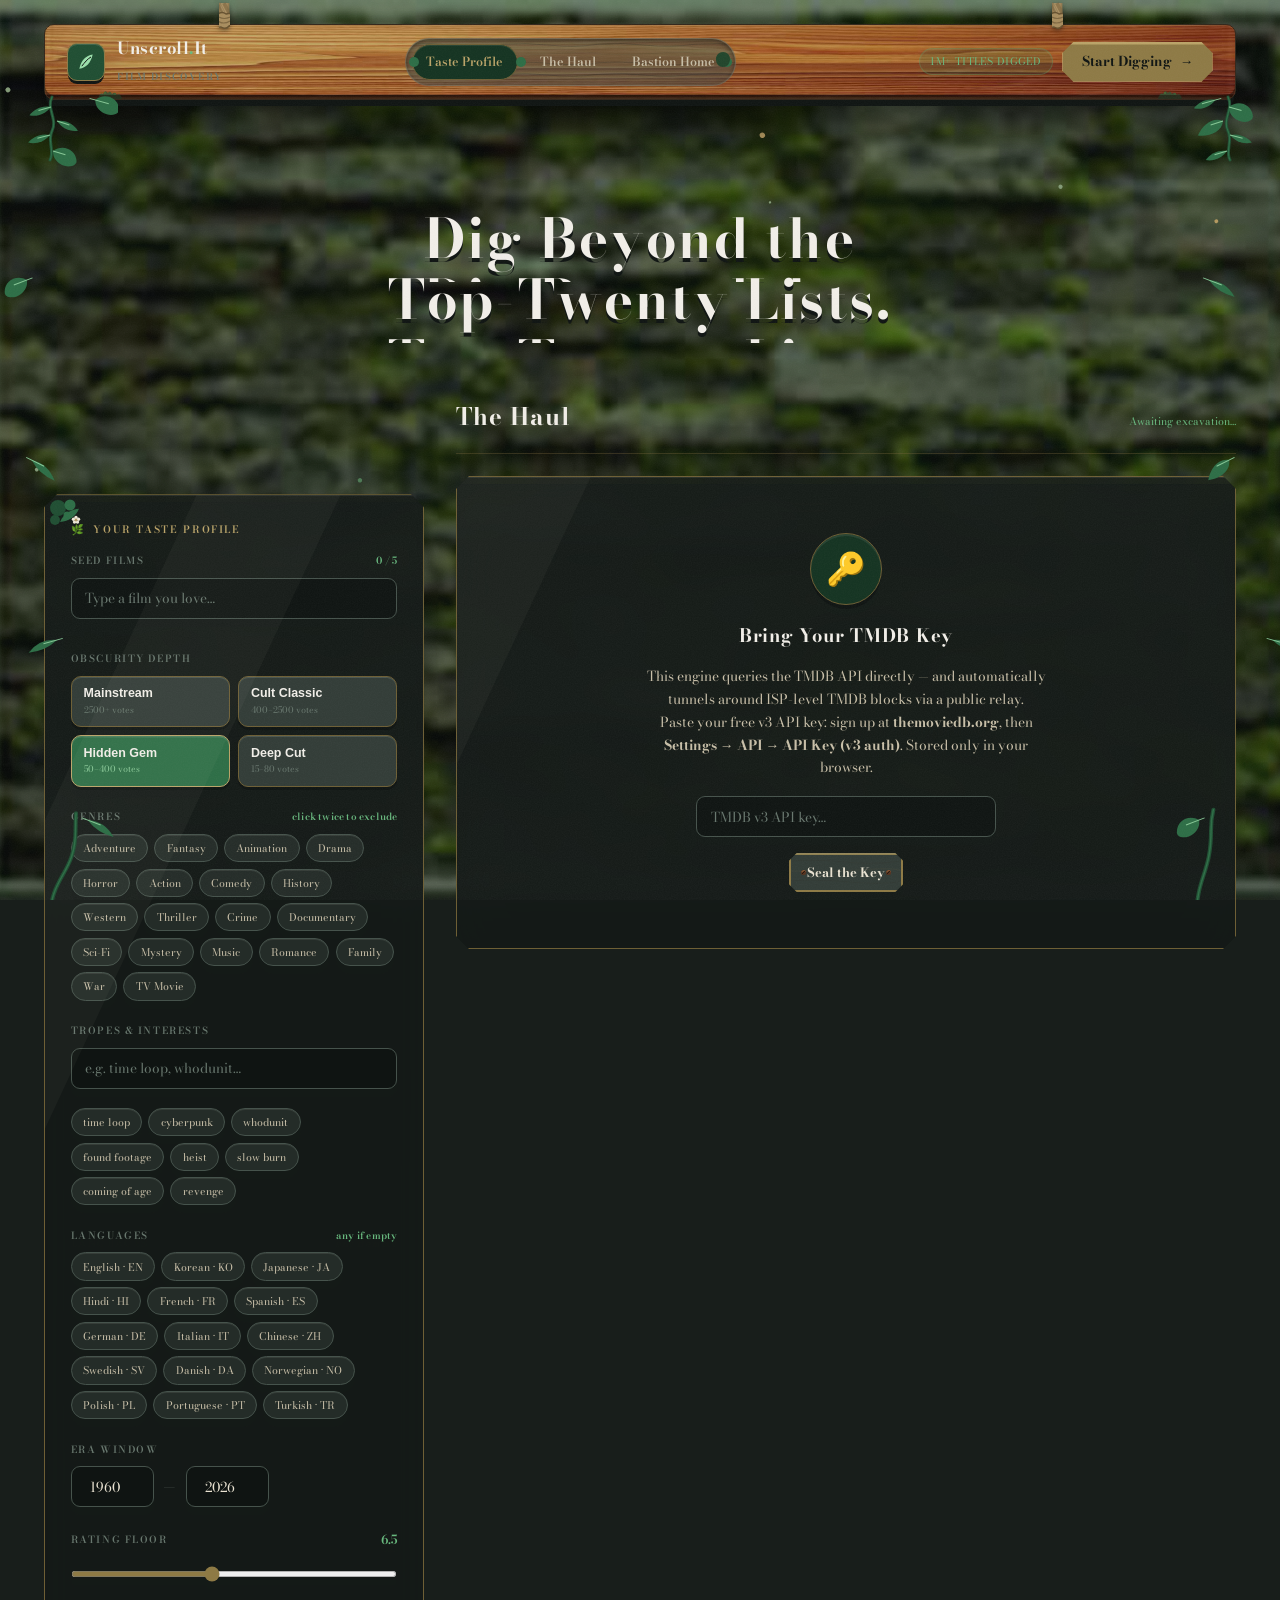
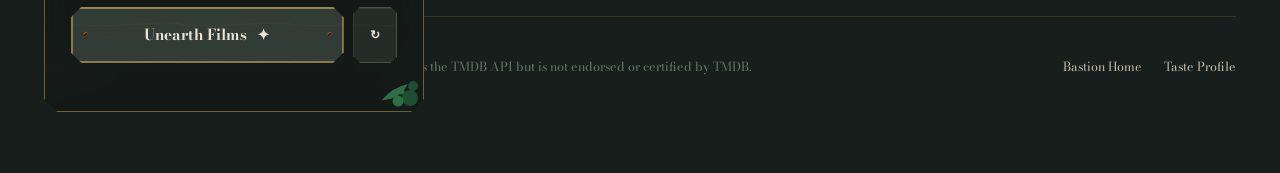
<file: cinema.html>
<!DOCTYPE html>
<html lang="en">
<head>
  <meta charset="UTF-8">
  <meta name="viewport" content="width=device-width, initial-scale=1.0">
  <title>Film Discovery Sanctuary — Unscroll It</title>
  <meta name="description" content="A medieval-botanical movie discovery engine digging through the entire TMDB catalog — hidden gems, cult classics and deep cuts, never the same top-20 list.">
  <link rel="preconnect" href="https://fonts.googleapis.com">
  <link rel="preconnect" href="https://fonts.gstatic.com" crossorigin>
  <link href="https://fonts.googleapis.com/css2?family=Bodoni+Moda:ital,opsz,wght@0,6..96,400..900;1,6..96,400..900&display=swap" rel="stylesheet">
  <link rel="stylesheet" href="bastion.css">
  <link rel="stylesheet" href="wall-texture.css">
  <link rel="icon" href="data:image/svg+xml,%3Csvg xmlns='http://www.w3.org/2000/svg' viewBox='0 0 32 32'%3E%3Crect x='2' y='9' width='28' height='14' rx='2.5' fill='%234A3826'/%3E%3Cpath d='M3 13h26M3 16.5h26M3 20h26' stroke='%2333261A' stroke-width='.9' opacity='.6'/%3E%3Ccircle cx='6.5' cy='12.5' r='1.7' fill='%235a3520'/%3E%3Ccircle cx='25.5' cy='19.5' r='1.7' fill='%235a3520'/%3E%3Cpath d='M11 23 Q13 19.5 15 21.8 Q17 19 19 21.8 Q20.5 20.5 21.5 23 Z' fill='%233B6440'/%3E%3C/svg%3E">
  <link rel="stylesheet" href="cinema.css">
</head>

<body>

  <!-- LIVING BACKGROUND -->
  <canvas id="cobbleCanvas" class="layer-cobble" aria-hidden="true"></canvas>
  <canvas id="sporeCanvas" class="layer-spores" aria-hidden="true"></canvas>

  <!-- FRAMING VINES -->
  <svg id="vineLeft" class="vine-frame left" aria-hidden="true" xmlns="http://www.w3.org/2000/svg"></svg>
  <svg id="vineRight" class="vine-frame right" aria-hidden="true" xmlns="http://www.w3.org/2000/svg"></svg>

  <!-- Ripple Transition Canvas (WebGL liquid refractive wavefront) -->
  <canvas id="rippleCanvas" class="ripple-transition-canvas" aria-hidden="true"></canvas>

  <!-- CUSTOM CROSSHAIR -->
  <div id="cursorCore" class="cursor-core" aria-hidden="true"></div>
  <div id="cursorRing" class="cursor-ring hidden" aria-hidden="true">
    <svg viewBox="0 0 44 44" xmlns="http://www.w3.org/2000/svg">
      <circle class="ring-stroke" cx="22" cy="22" r="15"/>
      <line class="ring-tick" x1="22" y1="2.5" x2="22" y2="7"/>
      <line class="ring-tick" x1="41.5" y1="22" x2="37" y2="22"/>
      <line class="ring-tick" x1="22" y1="41.5" x2="22" y2="37"/>
      <line class="ring-tick" x1="2.5" y1="22" x2="7" y2="22"/>
      <circle class="bud" cx="11.5" cy="11.5" r="2.6"/>
      <circle class="bud" cx="32.5" cy="11.5" r="2.6"/>
      <circle class="bud" cx="11.5" cy="32.5" r="2.6"/>
      <circle class="bud" cx="32.5" cy="32.5" r="2.6"/>
    </svg>
  </div>

  <div class="bastion-shell">

    <!-- ===================== NAVBAR ===================== -->
    <header class="bastion-nav">
      <a href="index.html" class="brand">
        <span class="brand-sigil" aria-hidden="true">
          <svg viewBox="0 0 24 24" xmlns="http://www.w3.org/2000/svg">
            <path d="M4 20 C6 10 12 4 20 3 C18 13 12 19 4 20 Z" fill="#9CE0AC"/>
            <path d="M7 17 C10 13 14 8 18 6" stroke="#0F1412" stroke-width="1.2" fill="none"/>
          </svg>
        </span>
        <span>
          <span class="brand-name">Unscroll<span class="dot">.</span>It</span><br>
          <span class="brand-tag">Film Discovery</span>
        </span>
      </a>

      <nav id="mainNav" class="nav-links">
        <a href="#discovery" class="nav-link active" data-tip="Tune the Dig">Taste Profile</a>
        <a href="#results" class="nav-link" data-tip="The Paydirt">The Haul</a>
        <a href="index.html" class="nav-link" data-tip="Back to the Bastion">Bastion Home</a>
      </nav>

      <div class="nav-actions">
        <span class="telemetry-badge" id="catalogBadge">1M+ TITLES DIGGED</span>
        <a href="#discovery" class="btn-brass"><span>Start Digging</span><span aria-hidden="true">→</span></a>
      </div>
    </header>

    <!-- ===================== HERO ===================== -->
    <section class="hero-section" style="padding-bottom: 1rem;">
      <h1 style="font-size: clamp(2rem, 4.6vw, 3.4rem);">Dig Beyond the<br />Top-Twenty Lists.</h1>
    </section>

    <!-- ===================== DISCOVERY LAYOUT ===================== -->
    <div id="discovery" class="discovery-layout">

      <!-- ---------------- TASTE PROFILE PANEL ---------------- -->
      <aside class="taste-panel glass-card card-pad settle moss-corners">
        <div class="rail-label" style="display:flex; align-items:center; gap:0.5rem; color:var(--brass-gleam); margin-bottom:0.5rem;">
          <span aria-hidden="true">🌿</span> Your Taste Profile
        </div>

        <!-- Seed films -->
        <div class="field-block" style="margin-top: 1rem;">
          <div class="field-label">
            <span>Seed Films</span>
            <span class="hint" id="seedCountHint">0 / 5</span>
          </div>
          <div class="seed-search-wrap">
            <input id="seedSearchInput" class="stone-input" type="text" placeholder="Type a film you love…" autocomplete="off">
            <div id="seedResults" class="seed-results hidden"></div>
          </div>
          <div id="seedChipRow" class="chip-row" style="margin-top: 0.6rem;"></div>
        </div>

        <!-- Obscurity tier -->
        <div class="field-block">
          <div class="field-label"><span>Obscurity Depth</span></div>
          <div id="tierKeys" class="tier-keys">
            <button class="tier-key" data-tier="mainstream" type="button">
              <span class="t-name">Mainstream</span>
              <span class="t-depth">2500+ votes</span>
            </button>
            <button class="tier-key" data-tier="cult_classic" type="button">
              <span class="t-name">Cult Classic</span>
              <span class="t-depth">400–2500 votes</span>
            </button>
            <button class="tier-key active" data-tier="hidden_gem" type="button">
              <span class="t-name">Hidden Gem</span>
              <span class="t-depth">50–400 votes</span>
            </button>
            <button class="tier-key" data-tier="deep_cut" type="button">
              <span class="t-name">Deep Cut</span>
              <span class="t-depth">15–80 votes</span>
            </button>
          </div>
        </div>

        <!-- Genres (AND) -->
        <div class="field-block">
          <div class="field-label">
            <span>Genres</span>
            <span class="hint">click twice to exclude</span>
          </div>
          <div id="genreChips" class="chip-row"></div>
        </div>

        <!-- Interest keywords / tropes -->
        <div class="field-block">
          <div class="field-label"><span>Tropes &amp; Interests</span></div>
          <input id="keywordInput" class="stone-input" type="text" placeholder="e.g. time loop, whodunit…" autocomplete="off">
          <div id="keywordChipRow" class="chip-row" style="margin-top: 0.6rem;"></div>
          <div class="chip-row" style="margin-top: 0.6rem;">
            <button class="chip trope-quick" type="button" data-kw="time loop">time loop</button>
            <button class="chip trope-quick" type="button" data-kw="cyberpunk">cyberpunk</button>
            <button class="chip trope-quick" type="button" data-kw="whodunit">whodunit</button>
            <button class="chip trope-quick" type="button" data-kw="found footage">found footage</button>
            <button class="chip trope-quick" type="button" data-kw="heist">heist</button>
            <button class="chip trope-quick" type="button" data-kw="slow burn">slow burn</button>
            <button class="chip trope-quick" type="button" data-kw="coming of age">coming of age</button>
            <button class="chip trope-quick" type="button" data-kw="revenge">revenge</button>
          </div>
        </div>

        <!-- Languages -->
        <div class="field-block">
          <div class="field-label">
            <span>Languages</span>
            <span class="hint">any if empty</span>
          </div>
          <div id="languageChips" class="chip-row"></div>
        </div>

        <!-- Era -->
        <div class="field-block">
          <div class="field-label"><span>Era Window</span></div>
          <div class="year-row">
            <input id="minYearInput" class="stone-input num" type="number" min="1900" max="2026" value="1960">
            <span class="dash">—</span>
            <input id="maxYearInput" class="stone-input num" type="number" min="1900" max="2026" value="2026">
          </div>
        </div>

        <!-- Rating floor -->
        <div class="field-block">
          <div class="field-label">
            <span>Rating Floor</span>
            <span class="hint slider-val" id="minRatingLabel">6.5</span>
          </div>
          <input id="minRatingInput" type="range" min="50" max="85" step="1" value="65">
        </div>

        <!-- Harvest -->
        <div class="field-block">
          <div class="harvest-row">
            <button id="btnHarvest" class="stone-btn" type="button"><span>Unearth Films</span><span aria-hidden="true">✦</span></button>
            <button id="btnFreshHaul" class="btn-ghost small" type="button" title="Re-run with novelty jitter">↻</button>
          </div>
          <div id="fetchVine" class="fetch-vine"><div class="creeper"></div></div>
        </div>
      </aside>

      <!-- ---------------- RESULTS ---------------- -->
      <main id="results">
        <div class="results-head settle">
          <h2>The Haul</h2>
          <span id="haulMeta" class="haul-meta">Awaiting excavation…</span>
        </div>

        <div id="resultsState" class="glass-card state-slab settle">
          <span class="sigil" aria-hidden="true">🗺️</span>
          <h3>Set your taste profile</h3>
          <p>Pick an obscurity depth, sprinkle in tropes you love, plant up to five seed films — then unearth the catalog the feeds never show you.</p>
          <button id="btnSetupKeyFromState" class="stone-btn small" type="button" hidden><span>Enter TMDB Key</span></button>
        </div>

        <div id="movieGrid" class="movie-grid hidden"></div>
      </main>
    </div>

    <!-- ===================== FOOTER ===================== -->
    <footer class="bastion-footer">
      <div>
        <span class="f-brand">Unscroll It</span>
        <span> • Film Discovery powered by TMDB — this product uses the TMDB API but is not endorsed or certified by TMDB.</span>
      </div>
      <nav>
        <a href="index.html">Bastion Home</a>
        <a href="#discovery">Taste Profile</a>
      </nav>
    </footer>

  </div>

  <!-- ===================== DETAIL MODAL ===================== -->
  <div id="detailModal" class="modal hidden">
    <div class="modal-panel chamfer-frame" style="max-width: 640px;">
      <div class="chamfer-inner" style="overflow:hidden;">
        <div class="modal-titlebar">
          <div style="display:flex; align-items:center;">
            <span class="rivets">
              <span class="rivet briar"></span>
              <span class="rivet sun"></span>
              <span class="rivet fern"></span>
            </span>
            <span class="m-title" id="detailModalTitle">The Cartographer&rsquo;s View</span>
          </div>
          <button id="btnCloseDetail" class="modal-close" aria-label="Close details">&times;</button>
        </div>
        <div id="detailContent" class="detail-scroll"></div>
      </div>
    </div>
  </div>

  <!-- Engines -->
  <script src="ripple-transition.js"></script>
  <script src="bastion.js"></script>
  <script src="movie-engine.js"></script>
  <script src="cinema.js"></script>

</body>
</html>
</file>
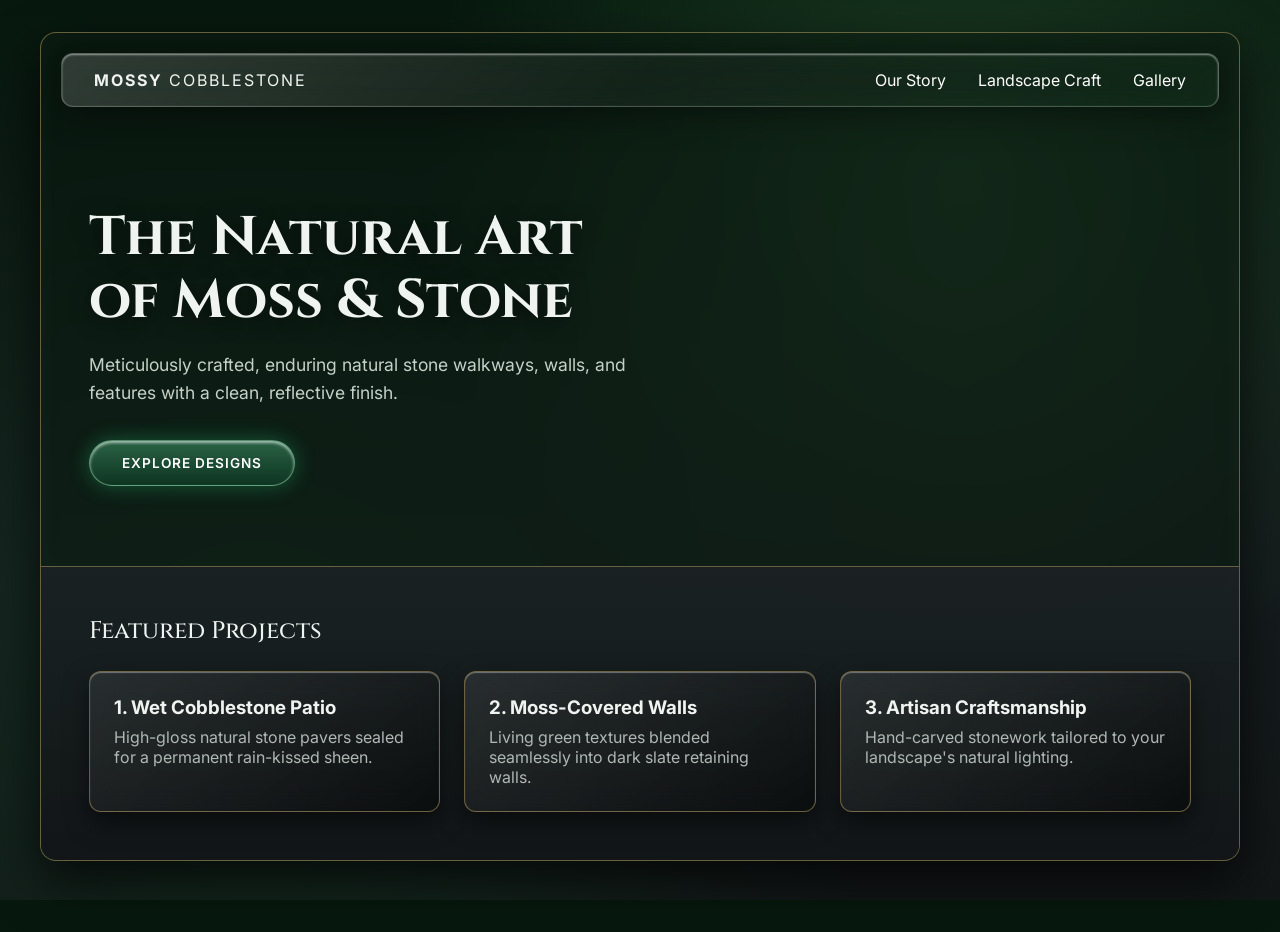
<file: mossy-cobblestone.html>
<!DOCTYPE html>
<html lang="en">
<head>
  <meta charset="UTF-8">
  <meta name="viewport" content="width=device-width, initial-scale=1.0">
  <title>Mossy Cobblestone</title>

  <style>
  /* Import a clean serif for headings and sans-serif for body */
  @import url('https://fonts.googleapis.com/css2?family=Cinzel:wght@500;700&family=Inter:wght@300;400;600&display=swap');

  :root {
    --moss-dark: #07190e;
    --moss-mid: #112a1a;
    --stone-dark: #1c2224;
    --gold-border: rgba(212, 185, 114, 0.45);
    --gold-glow: rgba(255, 223, 138, 0.25);
    --emerald-glow: rgba(36, 179, 107, 0.4);
  }

  * {
    box-sizing: border-box;
    margin: 0;
    padding: 0;
  }

  body {
    font-family: 'Inter', sans-serif;
    color: #f0f4f1;
    min-height: 100vh;
    /* Layered background: radial shiny highlights + dark mossy stone gradient + optional background image */
    background-color: var(--moss-dark);
    background-image:
      radial-gradient(circle at 75% 20%, rgba(76, 145, 85, 0.28) 0%, transparent 45%),
      radial-gradient(circle at 20% 80%, rgba(20, 55, 35, 0.6) 0%, transparent 50%),
      linear-gradient(180deg, rgba(7, 25, 14, 0.75) 0%, rgba(22, 28, 30, 0.92) 65%, #121617 100%),
      url('https://images.unsplash.com/photo-1518709268805-4e9042af9f23?q=80&w=2000&auto=format&fit=crop'); /* Replace with your own cobblestone image if desired */
    background-size: cover;
    background-position: center;
    background-attachment: fixed;
  }

  /* Main Gold-Bordered Container */
  .site-wrapper {
    max-width: 1200px;
    margin: 2rem auto;
    border: 1.5px solid var(--gold-border);
    border-radius: 16px;
    background: rgba(10, 24, 15, 0.55);
    backdrop-filter: blur(8px);
    box-shadow: 0 20px 50px rgba(0, 0, 0, 0.7), inset 0 0 30px rgba(255, 255, 255, 0.03);
    overflow: hidden;
  }

  /* Shiny Glassmorphism Navbar */
  .shiny-navbar {
    display: flex;
    justify-content: space-between;
    align-items: center;
    margin: 1.25rem;
    padding: 1rem 2rem;
    border-radius: 12px;
    background: linear-gradient(135deg, rgba(255, 255, 255, 0.16) 0%, rgba(255, 255, 255, 0.04) 50%, rgba(30, 75, 45, 0.25) 100%);
    backdrop-filter: blur(16px);
    -webkit-backdrop-filter: blur(16px);
    border: 1px solid rgba(255, 255, 255, 0.22);
    box-shadow:
      0 8px 32px rgba(0, 0, 0, 0.4),
      inset 0 1px 2px rgba(255, 255, 255, 0.5); /* Top wet-shine highlight */
  }

  .shiny-navbar .logo {
    letter-spacing: 2px;
  }

  .shiny-navbar a:hover {
    color: #ffe08a;
  }

  /* Hero Section */
  .hero {
    padding: 5rem 3rem;
    max-width: 650px;
  }

  .hero h1 {
    font-family: 'Cinzel', serif;
    font-size: 3.4rem;
    line-height: 1.15;
    margin-bottom: 1.2rem;
    text-shadow: 0 4px 20px rgba(0, 0, 0, 0.6);
  }

  .hero p {
    font-size: 1.1rem;
    color: #c5d1c8;
    line-height: 1.6;
    margin-bottom: 2rem;
  }

  /* Glossy Emerald Button */
  .btn-glossy {
    display: inline-block;
    padding: 0.9rem 2rem;
    border-radius: 50px;
    color: #ffffff;
    text-decoration: none;
    font-weight: 600;
    letter-spacing: 1px;
    text-transform: uppercase;
    font-size: 0.85rem;
    background: linear-gradient(180deg, rgba(55, 130, 90, 0.7) 0%, rgba(15, 55, 35, 0.9) 100%);
    border: 1px solid rgba(150, 230, 180, 0.5);
    box-shadow:
      0 0 20px var(--emerald-glow),
      inset 0 2px 3px rgba(255, 255, 255, 0.6); /* Shiny top reflection */
    transition: all 0.3s ease;
  }

  .btn-glossy:hover {
    transform: translateY(-2px);
    box-shadow:
      0 0 28px rgba(45, 210, 125, 0.7),
      inset 0 2px 4px rgba(255, 255, 255, 0.8);
  }

  /* Dark Slate Section with Gold-Rim Cards */
  .stone-section {
    background: linear-gradient(180deg, rgba(28, 34, 36, 0.9) 0%, rgba(18, 22, 24, 0.98) 100%);
    border-top: 1px solid var(--gold-border);
    padding: 3rem;
  }

  .stone-section h2 {
    font-family: 'Cinzel', serif;
    font-weight: 500;
  }

  .card-grid {
    display: grid;
    grid-template-columns: repeat(auto-fit, minmax(260px, 1fr));
    gap: 1.5rem;
    margin-top: 1.5rem;
  }

  .shiny-card {
    position: relative;
    border-radius: 12px;
    padding: 1.5rem;
    background: linear-gradient(145deg, rgba(255, 255, 255, 0.08) 0%, rgba(0, 0, 0, 0.4) 100%);
    border: 1px solid var(--gold-border);
    box-shadow:
      0 10px 25px rgba(0, 0, 0, 0.5),
      inset 0 1px 1px rgba(255, 255, 255, 0.35);
    backdrop-filter: blur(10px);
  }

  .shiny-card p {
    color: #b0b8b4;
    margin-top: 0.5rem;
  }
  </style>
</head>
<body>
  <div class="site-wrapper">
    <nav class="shiny-navbar">
      <div class="logo"><strong>MOSSY</strong> COBBLESTONE</div>
      <div style="display: flex; gap: 2rem;">
        <a href="#" style="color: white; text-decoration: none;">Our Story</a>
        <a href="#" style="color: white; text-decoration: none;">Landscape Craft</a>
        <a href="#" style="color: white; text-decoration: none;">Gallery</a>
      </div>
    </nav>

    <section class="hero">
      <h1>The Natural Art of Moss & Stone</h1>
      <p>Meticulously crafted, enduring natural stone walkways, walls, and features with a clean, reflective finish.</p>
      <a href="#" class="btn-glossy">Explore Designs</a>
    </section>

    <section class="stone-section">
      <h2>Featured Projects</h2>
      <div class="card-grid">
        <div class="shiny-card">
          <h3>1. Wet Cobblestone Patio</h3>
          <p>High-gloss natural stone pavers sealed for a permanent rain-kissed sheen.</p>
        </div>
        <div class="shiny-card">
          <h3>2. Moss-Covered Walls</h3>
          <p>Living green textures blended seamlessly into dark slate retaining walls.</p>
        </div>
        <div class="shiny-card">
          <h3>3. Artisan Craftsmanship</h3>
          <p>Hand-carved stonework tailored to your landscape's natural lighting.</p>
        </div>
      </div>
    </section>
  </div>
</body>
</html>
</file>
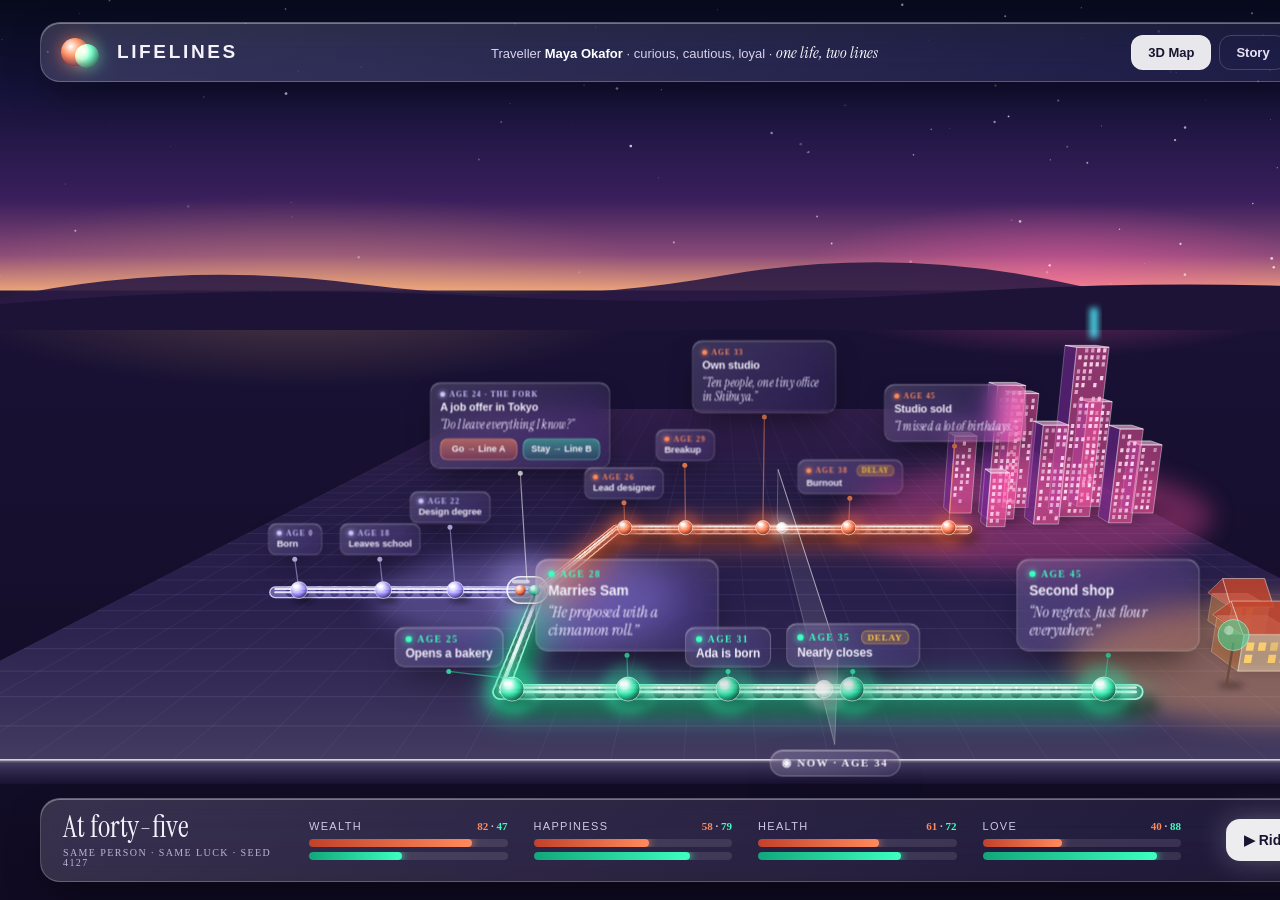
<file: lifelines/mockups/5-lifelines-3d.html>
<!DOCTYPE html><html><head><meta charset="utf-8">
<link href="https://fonts.googleapis.com/css2?family=Instrument+Serif:ital@0;1&display=block" rel="stylesheet">
<style>
*{box-sizing:border-box;margin:0;padding:0}
body{width:1440px;height:900px;overflow:hidden;position:relative;font-family:Inter,sans-serif;color:#F4F1FA;
 background:linear-gradient(180deg,#070A1C 0%,#141238 26%,#3A1F5C 42%,#8A4A78 52%,#E8A07A 58%,#2a1a3a 60%,#120d26 100%)}
#sky{position:absolute;inset:0;background:
 radial-gradient(ellipse 380px 120px at 1180px 230px,rgba(255,90,170,.45),transparent 70%),
 radial-gradient(ellipse 500px 160px at 260px 240px,rgba(255,190,120,.25),transparent 70%)}
#stars{position:absolute;inset:0 0 60% 0}
svg#s{position:absolute;inset:0}
.glass{background:linear-gradient(135deg,rgba(255,255,255,.16),rgba(255,255,255,.05));border:1px solid rgba(255,255,255,.24);
 backdrop-filter:blur(16px) saturate(150%);-webkit-backdrop-filter:blur(16px) saturate(150%);
 box-shadow:0 1px 0 rgba(255,255,255,.35) inset,0 18px 40px -12px rgba(0,0,0,.55)}
header{position:absolute;top:22px;left:40px;right:40px;height:60px;border-radius:20px;display:flex;align-items:center;justify-content:space-between;padding:0 14px 0 20px;z-index:10}
.logo{display:flex;align-items:center;gap:12px;font-weight:800;font-size:19px;letter-spacing:.14em}
.orb{width:28px;height:28px;border-radius:50%;background:radial-gradient(circle at 35% 30%,#fff,#ff8a5c 35%,#7a1f3d 75%);box-shadow:0 0 18px rgba(255,120,80,.7);position:relative}
.orb:after{content:"";position:absolute;left:14px;top:6px;width:24px;height:24px;border-radius:50%;background:radial-gradient(circle at 35% 30%,#fff,#3dffc0 35%,#0b5a48 75%);mix-blend-mode:screen;box-shadow:0 0 18px rgba(60,255,190,.6)}
.who{font-size:13px;color:#d8d2ea}.who b{color:#fff;font-weight:600}
.who i{font-family:'Instrument Serif';font-size:16px;color:#fff}
nav{display:flex;gap:8px}
nav span{font-size:13px;font-weight:600;padding:9px 16px;border-radius:12px;border:1px solid rgba(255,255,255,.18);color:#e9e4f5}
nav span.on{background:rgba(255,255,255,.9);color:#1a1430}
#cards{position:absolute;inset:0;z-index:5}
.card{position:absolute;transform-origin:50% 100%;border-radius:14px;padding:10px 13px 11px;width:max-content;max-width:200px}
.card .age{font-family:'JetBrains Mono';font-size:10.5px;letter-spacing:.14em;font-weight:600;display:flex;align-items:center;gap:6px}
.card .age:before{content:"";width:7px;height:7px;border-radius:50%;background:currentColor;box-shadow:0 0 8px currentColor}
.card h4{font-size:15px;font-weight:650;margin-top:4px;letter-spacing:-.01em}
.card q{display:block;font-family:'Instrument Serif';font-style:italic;font-size:17px;line-height:1.2;color:#efe9ff;margin-top:5px;quotes:"“" "”"}
.card.chip{padding:7px 11px;border-radius:11px}.card.chip h4{font-size:13px;margin-top:2px}
.A .age{color:#FF8A5C}.B .age{color:#3DFFC0}.S .age{color:#C9C3FF}
.warn{display:inline-block;margin-left:6px;font-size:10px;padding:1px 6px;border-radius:6px;background:rgba(255,196,60,.2);color:#FFC43C;border:1px solid rgba(255,196,60,.5);letter-spacing:.08em}
.fork{width:250px;max-width:none;text-align:left}
.fork .pills{display:flex;gap:8px;margin-top:10px}
.fork .pills span{flex:1;text-align:center;font-size:12.5px;font-weight:650;padding:7px 0;border-radius:10px}
.pA{background:linear-gradient(180deg,rgba(255,138,92,.55),rgba(255,90,60,.25));border:1px solid rgba(255,160,120,.7)}
.pB{background:linear-gradient(180deg,rgba(61,255,192,.4),rgba(20,180,130,.2));border:1px solid rgba(120,255,210,.6)}
.tag{position:absolute;font-family:'JetBrains Mono';font-size:11px;font-weight:600;letter-spacing:.14em;padding:6px 11px;border-radius:999px;transform:translate(-50%,-50%);white-space:nowrap}
.report{position:absolute;left:40px;right:40px;bottom:18px;height:84px;border-radius:20px;z-index:10;display:grid;grid-template-columns:220px repeat(4,1fr) 170px;gap:26px;align-items:center;padding:0 22px}
.report h3{font-family:'Instrument Serif';font-weight:400;font-size:30px;line-height:1}
.report h3 small{display:block;font-family:'JetBrains Mono';font-size:10px;letter-spacing:.14em;color:#bdb5d6;margin-top:6px}
.st .l{display:flex;justify-content:space-between;font-size:11px;letter-spacing:.12em;text-transform:uppercase;color:#cfc8e6;margin-bottom:7px}
.st .l b{font-family:'JetBrains Mono';font-weight:600;letter-spacing:0}
.bar{height:8px;border-radius:5px;background:rgba(255,255,255,.1);margin-top:5px;overflow:hidden}
.bar i{display:block;height:100%;border-radius:5px}
.ba i{background:linear-gradient(90deg,#c2412a,#FF8A5C);box-shadow:0 0 10px #ff8a5c}
.bb i{background:linear-gradient(90deg,#11a77a,#3DFFC0);box-shadow:0 0 10px #3dffc0}
.run{justify-self:end;font-weight:650;font-size:14px;padding:13px 18px;border-radius:14px;background:rgba(255,255,255,.92);color:#1a1430;box-shadow:0 0 30px rgba(255,255,255,.25)}
</style></head><body>
<div id="sky"></div><svg id="stars" width="1440" height="360"></svg>
<svg id="s" width="1440" height="900" viewBox="0 0 1440 900"></svg>
<div id="cards"></div>
<header class="glass">
 <div class="logo"><div class="orb"></div>&nbsp;&nbsp;LIFELINES</div>
 <div class="who">Traveller <b>Maya Okafor</b> · curious, cautious, loyal · <i>one life, two lines</i></div>
 <nav><span class="on">3D Map</span><span>Story</span><span>Compare</span></nav>
</header>
<div class="report glass">
 <h3>At forty-five<small>SAME PERSON · SAME LUCK · SEED 4127</small></h3>
 <div class="st"><div class="l"><span>Wealth</span><b><span style="color:#FF8A5C">82</span> · <span style="color:#3DFFC0">47</span></b></div><div class="bar ba"><i style="width:82%"></i></div><div class="bar bb"><i style="width:47%"></i></div></div>
 <div class="st"><div class="l"><span>Happiness</span><b><span style="color:#FF8A5C">58</span> · <span style="color:#3DFFC0">79</span></b></div><div class="bar ba"><i style="width:58%"></i></div><div class="bar bb"><i style="width:79%"></i></div></div>
 <div class="st"><div class="l"><span>Health</span><b><span style="color:#FF8A5C">61</span> · <span style="color:#3DFFC0">72</span></b></div><div class="bar ba"><i style="width:61%"></i></div><div class="bar bb"><i style="width:72%"></i></div></div>
 <div class="st"><div class="l"><span>Love</span><b><span style="color:#FF8A5C">40</span> · <span style="color:#3DFFC0">88</span></b></div><div class="bar ba"><i style="width:40%"></i></div><div class="bar bb"><i style="width:88%"></i></div></div>
 <div class="run">▶ Ride both lines</div>
</div>
<script>
const W=1440, NS='http://www.w3.org/2000/svg';
const C={h:500,z0:-850,th:14,f:800}; const HOR=290; C.hy=HOR+C.f*Math.tan(C.th*Math.PI/180);
const cs=Math.cos(C.th*Math.PI/180), sn=Math.sin(C.th*Math.PI/180);
function P(x,y,z){const Y=y-C.h,Z=z-C.z0;const zc=-Y*sn+Z*cs,yc=Y*cs+Z*sn;return {x:W/2+C.f*x/zc,y:C.hy-C.f*yc/zc,k:C.f/zc};}
const svg=document.getElementById('s');
document.body.style.background=`linear-gradient(180deg,#070A1C 0px,#141238 ${HOR-200}px,#3A1F5C ${HOR-90}px,#8A4A78 ${HOR-35}px,#E8A07A ${HOR}px,#1a1236 ${HOR+1}px,#100b22 900px)`;
document.getElementById('sky').style.background=`radial-gradient(ellipse 380px 110px at 1060px ${HOR-10}px,rgba(255,90,170,.5),transparent 70%),radial-gradient(ellipse 520px 140px at 300px ${HOR}px,rgba(255,190,120,.25),transparent 70%)`;
function el(t,a,p=svg){const e=document.createElementNS(NS,t);for(const k in a)e.setAttribute(k,a[k]);p.appendChild(e);return e;}
const poly=(pts)=>pts.map(p=>p.x.toFixed(1)+','+p.y.toFixed(1)).join(' ');
// defs
const defs=el('defs',{});
defs.innerHTML=`
<filter id="blur6" x="-50%" y="-50%" width="200%" height="200%"><feGaussianBlur stdDeviation="6"/></filter>
<filter id="blur12" x="-50%" y="-50%" width="200%" height="200%"><feGaussianBlur stdDeviation="12"/></filter>
<filter id="blur3" x="-50%" y="-50%" width="200%" height="200%"><feGaussianBlur stdDeviation="3"/></filter>
<linearGradient id="slabTop" x1="0" y1="0" x2="0" y2="1"><stop offset="0" stop-color="#b9a8ff" stop-opacity=".05"/><stop offset=".55" stop-color="#9c8cff" stop-opacity=".12"/><stop offset="1" stop-color="#d9d0ff" stop-opacity=".22"/></linearGradient>
<linearGradient id="slabFront" x1="0" y1="0" x2="0" y2="1"><stop offset="0" stop-color="#fff" stop-opacity=".55"/><stop offset=".15" stop-color="#cfc4ff" stop-opacity=".25"/><stop offset="1" stop-color="#5a4a9a" stop-opacity=".12"/></linearGradient>
<radialGradient id="oA" cx=".35" cy=".3" r=".75"><stop offset="0" stop-color="#fff"/><stop offset=".25" stop-color="#ffd2bd"/><stop offset=".6" stop-color="#ff7a48" stop-opacity=".85"/><stop offset="1" stop-color="#7a1f1a" stop-opacity=".95"/></radialGradient>
<radialGradient id="oB" cx=".35" cy=".3" r=".75"><stop offset="0" stop-color="#fff"/><stop offset=".25" stop-color="#c8fff0"/><stop offset=".6" stop-color="#2ee6a8" stop-opacity=".85"/><stop offset="1" stop-color="#064a3a" stop-opacity=".95"/></radialGradient>
<radialGradient id="oS" cx=".35" cy=".3" r=".75"><stop offset="0" stop-color="#fff"/><stop offset=".3" stop-color="#e2ddff"/><stop offset=".65" stop-color="#9a8cff" stop-opacity=".85"/><stop offset="1" stop-color="#2a1f6a" stop-opacity=".95"/></radialGradient>
<radialGradient id="oW" cx=".4" cy=".35" r=".7"><stop offset="0" stop-color="#fff"/><stop offset=".5" stop-color="#fff" stop-opacity=".85"/><stop offset="1" stop-color="#fff" stop-opacity="0"/></radialGradient>
<linearGradient id="slice" x1="0" y1="0" x2="0" y2="1"><stop offset="0" stop-color="#fff" stop-opacity=".02"/><stop offset="1" stop-color="#fff" stop-opacity=".16"/></linearGradient><linearGradient id="fog" x1="0" y1="0" x2="0" y2="1"><stop offset="0" stop-color="#3a2050" stop-opacity=".95"/><stop offset="1" stop-color="#3a2050" stop-opacity="0"/></linearGradient>`;
// stars
const st=document.getElementById('stars');let seed=7;const rnd=()=>(seed=(seed*16807)%2147483647)/2147483647;
for(let i=0;i<120;i++){const c=document.createElementNS(NS,'circle');c.setAttribute('cx',rnd()*1440);c.setAttribute('cy',rnd()*300);c.setAttribute('r',rnd()*1.2+.2);c.setAttribute('fill','#fff');c.setAttribute('opacity',(rnd()*.6+.15).toFixed(2));st.appendChild(c);}

// distant hills on horizon
el('path',{d:`M0 ${HOR+8} Q180 ${HOR-30} 360 ${HOR-6} T720 ${HOR-14} T1080 ${HOR-4} T1440 ${HOR-22} V${HOR+40} H0Z`,fill:'#2b1a44',opacity:.9});
el('path',{d:`M0 ${HOR+14} Q240 ${HOR-6} 480 ${HOR+6} T960 ${HOR+2} T1440 ${HOR+4} V${HOR+40} H0Z`,fill:'#1d1336'});

// time mapping
const T=[[0,-700],[18,-560],[22,-440],[24,-320],[26,-200],[30,-30],[34,130],[38,270],[45,480],[47,560]];
function X(a){for(let i=1;i<T.length;i++){if(a<=T[i][0]){const [a0,x0]=T[i-1],[a1,x1]=T[i];return x0+(x1-x0)*(a-a0)/(a1-a0);}}return T[T.length-1][1];}
const ZS=400, ZA=760, ZB=60, R=10, TY=12;

// ground slab
const sx0=-1000,sx1=1000,sz0=-70,sz1=2600,th=30;
const g=[P(sx0,0,sz0),P(sx1,0,sz0),P(sx1,0,sz1),P(sx0,0,sz1)];
el('polygon',{points:poly(g),fill:'#1a1236',opacity:.85});
el('polygon',{points:poly(g),fill:'url(#slabTop)'});
// grid
for(let x=-1000;x<=1000;x+=80){const a=P(x,0,sz0),b=P(x,0,sz1);el('line',{x1:a.x,y1:a.y,x2:b.x,y2:b.y,stroke:'#cbbcff','stroke-opacity':.07});}
for(let z=sz0;z<=1600;z+=70){const a=P(sx0,0,z),b=P(sx1,0,z);el('line',{x1:a.x,y1:a.y,x2:b.x,y2:b.y,stroke:'#cbbcff','stroke-opacity':.03+0.09*(1-(z-sz0)/1700)});}
// front edge of slab
const f1=P(sx0,0,sz0),f2=P(sx1,0,sz0),f3=P(sx1,-th,sz0),f4=P(sx0,-th,sz0);
el('polygon',{points:poly([f1,f2,f3,f4]),fill:'url(#slabFront)'});
el('line',{x1:f1.x,y1:f1.y,x2:f2.x,y2:f2.y,stroke:'#fff','stroke-opacity':.7,'stroke-width':1.5});
// fog at far end
const fg=[P(sx0,0,sz1),P(sx1,0,sz1),P(sx1,0,1100),P(sx0,0,1100)];
el('polygon',{points:poly(fg),fill:'url(#fog)',opacity:.6});

// ground glows under worlds
function glow(x,z,rx,color,op){const p=P(x,0,z);el('ellipse',{cx:p.x,cy:p.y,rx:rx*p.k,ry:rx*p.k*.28,fill:color,opacity:op,filter:'url(#blur12)'});}
glow(700,900,420,'#ff4fa0',.35); glow(800,170,320,'#ffb36b',.4); glow(X(24),ZS,260,'#a99cff',.3);

// cuboid helper (glass buildings)
function cuboid(x,z,w,d,h,col,opts={}){
 const pts=(yy)=>[P(x,yy,z),P(x+w,yy,z),P(x+w,yy,z+d),P(x,yy,z+d)];
 const b=pts(0),t=pts(h);
 // shadow
 const sh=[P(x+8,0,z+6),P(x+w+40,0,z+6),P(x+w+40,0,z+d+30),P(x+8,0,z+d+30)];
 el('polygon',{points:poly(sh),fill:'#000',opacity:.28,filter:'url(#blur6)'});
 const front=[b[0],b[1],t[1],t[0]];
 const side = (x+w/2)>0 ? [b[0],b[3],t[3],t[0]] : [b[1],b[2],t[2],t[1]];
 el('polygon',{points:poly(side),fill:col.side,'fill-opacity':.55,stroke:'#fff','stroke-opacity':.25});
 el('polygon',{points:poly(front),fill:col.front,'fill-opacity':.5,stroke:'#fff','stroke-opacity':.4});
 el('polygon',{points:poly(t),fill:col.top,'fill-opacity':.6,stroke:'#fff','stroke-opacity':.55});
 // windows on front face
 if(opts.win){for(let yy=opts.win[1];yy<h-10;yy+=opts.win[1]+6)for(let xx=6;xx<w-8;xx+=opts.win[0]+6){
   if(rnd()<.3)continue;const q=[P(x+xx,yy,z),P(x+xx+opts.win[0],yy,z),P(x+xx+opts.win[0],yy+opts.win[1],z),P(x+xx,yy+opts.win[1],z)];
   el('polygon',{points:poly(q),fill:opts.wc||'#ffe3a8',opacity:(.5+rnd()*.5).toFixed(2)});}}
 return {t,front};
}
function roof(x,z,w,d,h,rh,col){ // gable roof along x
 const a=P(x,h,z),b=P(x+w,h,z),c=P(x+w,h+rh,z+d/2),dd=P(x,h+rh,z+d/2),e=P(x,h,z+d),f=P(x+w,h,z+d);
 const gable=(x+w/2)>0?[a,dd,e]:[b,c,f];
 el('polygon',{points:poly(gable),fill:col,'fill-opacity':.7,stroke:'#fff','stroke-opacity':.3});
 el('polygon',{points:poly([a,b,c,dd]),fill:col,'fill-opacity':.85,stroke:'#fff','stroke-opacity':.45});
}
function tree(x,z,h){const b=P(x,0,z),t=P(x,h,z);el('ellipse',{cx:b.x+6*b.k,cy:b.y,rx:18*b.k,ry:5*b.k,fill:'#000',opacity:.3,filter:'url(#blur3)'});
 el('line',{x1:b.x,y1:b.y,x2:t.x,y2:t.y,stroke:'#6b4a3a','stroke-width':3*b.k});
 el('circle',{cx:t.x,cy:t.y-10*t.k,r:20*t.k,fill:'#3ddc97','fill-opacity':.55,stroke:'#c8ffe6','stroke-opacity':.5});
 el('circle',{cx:t.x-6*t.k,cy:t.y-16*t.k,r:6*t.k,fill:'#fff',opacity:.35});}

// TOKYO world (behind line A end)
const tokyo=[[600,880,60,60,300],[690,840,55,55,220],[530,930,50,50,180],[770,900,70,60,380],[860,850,50,50,210],[670,980,60,50,270],[580,820,40,40,120],[850,990,55,50,250],[950,930,50,50,160]];
tokyo.sort((p,q)=>q[1]-p[1]);
for(const [x,z,w,d,h] of tokyo) cuboid(x,z,w,d,h,{front:'#ff5aa8',side:'#7a2a9a',top:'#ffc2e4'},{win:[7,9],wc:'#ffd9f0'});
// neon sign
{const p=P(805,400,900);el('rect',{x:p.x-4,y:p.y-30,width:8,height:30,fill:'#4ff0ff',opacity:.9,filter:'url(#blur3)'});}

// HOMETOWN world (beyond line B end)
const town=[[700,140,70,60,55,'#ffb36b'],[800,110,60,55,48,'#ff9a6b'],[900,190,70,60,60,'#ffc27a'],[760,260,55,50,45,'#ffb36b']];
town.sort((p,q)=>q[1]-p[1]);
for(const [x,z,w,d,h,c] of town){cuboid(x,z,w,d,h,{front:'#ffe2b8',side:'#c27a4a',top:'#fff'},{win:[10,12],wc:'#ffcf6b'});roof(x-4,z-4,w+8,d+8,h,34,c==='#ffc27a'?'#e0563a':'#c2452d');}
tree(660,100,60);tree(1000,130,70);tree(1010,250,55);tree(880,85,50);

// tubes
function tube(pts,col){
 // pts: [[x,z],...] world; sample segments
 const seg=[];for(let i=1;i<pts.length;i++){const [x0,z0]=pts[i-1],[x1,z1]=pts[i];const n=Math.max(2,Math.ceil(Math.hypot(x1-x0,z1-z0)/25));
  for(let j=0;j<n;j++){const t0=j/n,t1=(j+1)/n;seg.push([x0+(x1-x0)*t0,z0+(z1-z0)*t0,x0+(x1-x0)*t1,z0+(z1-z0)*t1]);}}
 const layer=(y,wm,attrs,dy=0,dx=0,dz=0)=>{const gg=el('g',attrs);for(const [a,b,c,d] of seg){const p=P(a+dx,y,b+dz),q=P(c+dx,y,d+dz);const k=(p.k+q.k)/2;
   el('line',{x1:p.x,y1:p.y+dy*k,x2:q.x,y2:q.y+dy*k,'stroke-width':(wm*R*k).toFixed(2),'stroke-linecap':'round'},gg);}return gg;};
 layer(0,2.6,{stroke:'#000','stroke-opacity':.45,filter:'url(#blur6)'},0,10,-14);
 layer(0,5,{stroke:col.glow,'stroke-opacity':.22,filter:'url(#blur12)'},0,0,0);
 layer(TY,2,{stroke:col.rim,'stroke-opacity':.95});
 layer(TY,1.55,{stroke:col.deep,'stroke-opacity':.62});
 layer(TY,.45,{stroke:col.core,'stroke-opacity':.95,filter:'url(#blur3)'});
 layer(TY,.35,{stroke:col.core,'stroke-opacity':1});
 layer(TY,.32,{stroke:'#fff','stroke-opacity':.85},-0.55*R);
}
const cS={glow:'#a99cff',rim:'#d8d2ff',deep:'#2c2270',core:'#e6e1ff'};
const cA={glow:'#ff6a3d',rim:'#ffb79a',deep:'#7a1f14',core:'#ffd0b8'};
const cB={glow:'#2ee6a8',rim:'#9effdc',deep:'#06503d',core:'#c8fff0'};
// back to front: A, shared, B
tube([[X(24)+20,ZS],[X(25.7),ZA],[X(46),ZA]],cA);
tube([[X(0)-40,ZS],[X(24),ZS]],cS);
tube([[X(24)+20,ZS],[X(24.75),ZB],[X(46),ZB]],cB);

// time-slice glass plane at age 34
{const x=X(34)+0;const q=[P(x,0,-40),P(x,0,900),P(x,110,900),P(x,110,-40)];
 el('polygon',{points:poly(q),fill:'url(#slice)',stroke:'#fff','stroke-opacity':.25});
 const top=P(x,190,330); el('line',{x1:q[3].x,y1:q[3].y,x2:q[2].x,y2:q[2].y,stroke:'#fff','stroke-opacity':.45,'stroke-width':1});
}

// orbs
function orb(x,z,grad,rad=15,glowc){const s=P(x,0,z),p=P(x,TY+4,z);
 el('ellipse',{cx:s.x+6*s.k,cy:s.y,rx:rad*1.3*s.k,ry:rad*.4*s.k,fill:'#000',opacity:.45,filter:'url(#blur3)'});
 if(glowc)el('circle',{cx:p.x,cy:p.y,r:rad*2.2*p.k,fill:glowc,opacity:.35,filter:'url(#blur6)'});
 el('circle',{cx:p.x,cy:p.y,r:rad*p.k,fill:`url(#${grad})`,stroke:'#fff','stroke-opacity':.6,'stroke-width':1});
 el('ellipse',{cx:p.x-rad*.35*p.k,cy:p.y-rad*.45*p.k,rx:rad*.35*p.k,ry:rad*.2*p.k,fill:'#fff',opacity:.85});
 return p;}
function stem(x,z,h,col,dx=0){const a=P(x,TY+18,z),b=P(x,h,z);b.x+=dx;el('line',{x1:a.x,y1:a.y,x2:b.x,y2:b.y,stroke:col,'stroke-opacity':.55,'stroke-width':1.2});
 el('circle',{cx:b.x,cy:b.y,r:2.5,fill:col});return b;}

const cards=document.getElementById('cards');
function card(x,z,h,cls,html,col,dx=0){const b=stem(x,z,h,col,dx);const d=document.createElement('div');d.className='card glass '+cls;d.innerHTML=html;
 const s=Math.min(1.08,Math.max(.72,P(x,0,z).k*1.15));d.style.left=b.x+'px';d.style.top=(b.y-4)+'px';d.style.transform=`translate(-50%,-100%) scale(${s.toFixed(3)})`;cards.appendChild(d);}

// shared
const S=[[0,'Born',70],[18,'Leaves school',70],[22,'Design degree',125]];
for(const [a,t,hh] of S){orb(X(a),ZS,'oS',14);card(X(a),ZS,hh,'S chip',`<div class="age">AGE ${a}</div><h4>${t}</h4>`,'#C9C3FF');}
// interchange capsule
{const x=X(24);const c=P(x,TY+4,ZS);const k=c.k;
 el('ellipse',{cx:c.x+8*k,cy:P(x,0,ZS).y,rx:46*k,ry:12*k,fill:'#000',opacity:.5,filter:'url(#blur3)'});
 el('circle',{cx:c.x,cy:c.y,r:60*k,fill:'#b9aaff',opacity:.35,filter:'url(#blur12)'});
 el('rect',{x:c.x-34*k,y:c.y-22*k,width:68*k,height:44*k,rx:22*k,fill:'rgba(255,255,255,.18)',stroke:'#fff','stroke-opacity':.85,'stroke-width':1.6});
 el('circle',{cx:c.x-12*k,cy:c.y,r:9*k,fill:'url(#oA)'});el('circle',{cx:c.x+12*k,cy:c.y,r:9*k,fill:'url(#oB)'});
 el('rect',{x:c.x-26*k,y:c.y-17*k,width:30*k,height:6*k,rx:3*k,fill:'#fff',opacity:.6});
 card(x,ZS,215,'S fork',`<div class="age">AGE 24 · THE FORK</div><h4>A job offer in Tokyo</h4><q>Do I leave everything I know?</q><div class="pills"><span class="pA">Go → Line A</span><span class="pB">Stay → Line B</span></div>`,'#fff');}

// A line
const A=[[26,'Lead designer',0,0,70],[29,'Breakup',0,0,150],[33,'Own studio','Ten people, one tiny office in Shibuya.',0,250],[38,'Burnout',0,1,80],[45,'Studio sold','I missed a lot of birthdays.',0,190]];
for(const [a,t,q,w,hh] of A){orb(X(a),ZA,'oA',15,'#ff6a3d');card(X(a),ZA,hh,'A'+(q?'':' chip'),`<div class="age">AGE ${a}${w?'<span class="warn">DELAY</span>':''}</div><h4>${t}</h4>${q?`<q>${q}</q>`:''}`,'#FF8A5C');}
// B line
const B=[[25,'Opens a bakery',0,0,-62],[28,'Marries Sam','He proposed with a cinnamon roll.'],[31,'Ada is born',0],[35,'Nearly closes',0,1],[45,'Second shop','No regrets. Just flour everywhere.']];
for(const [a,t,q,w,dx] of B){orb(X(a),ZB,'oB',15,'#2ee6a8');card(X(a),ZB,q?62:40,'B'+(q?'':' chip'),`<div class="age">AGE ${a}${w?'<span class="warn">DELAY</span>':''}</div><h4>${t}</h4>${q?`<q>${q}</q>`:''}`,'#3DFFC0',dx||0);}

// travellers at 34
for(const [z,c] of [[ZA,'#ff8a5c'],[ZB,'#3dffc0']]){const p=orb(X(34),z,'oW',11,'#ffffff');}
{const top=P(X(34),0,-40);const t=document.createElement('div');t.className='tag glass';t.style.left=top.x+'px';t.style.top=(top.y+18)+'px';t.innerHTML='◉ NOW · AGE 34';cards.appendChild(t);}

// line labels at start of branches
for(const [x,z,txt,c,bg] of [[X(46)-10,ZA,'LINE A · TOKYO','#FF8A5C'],[X(46)-10,ZB,'LINE B · HOMETOWN','#3DFFC0']]){}
</script>
</body></html>
</file>
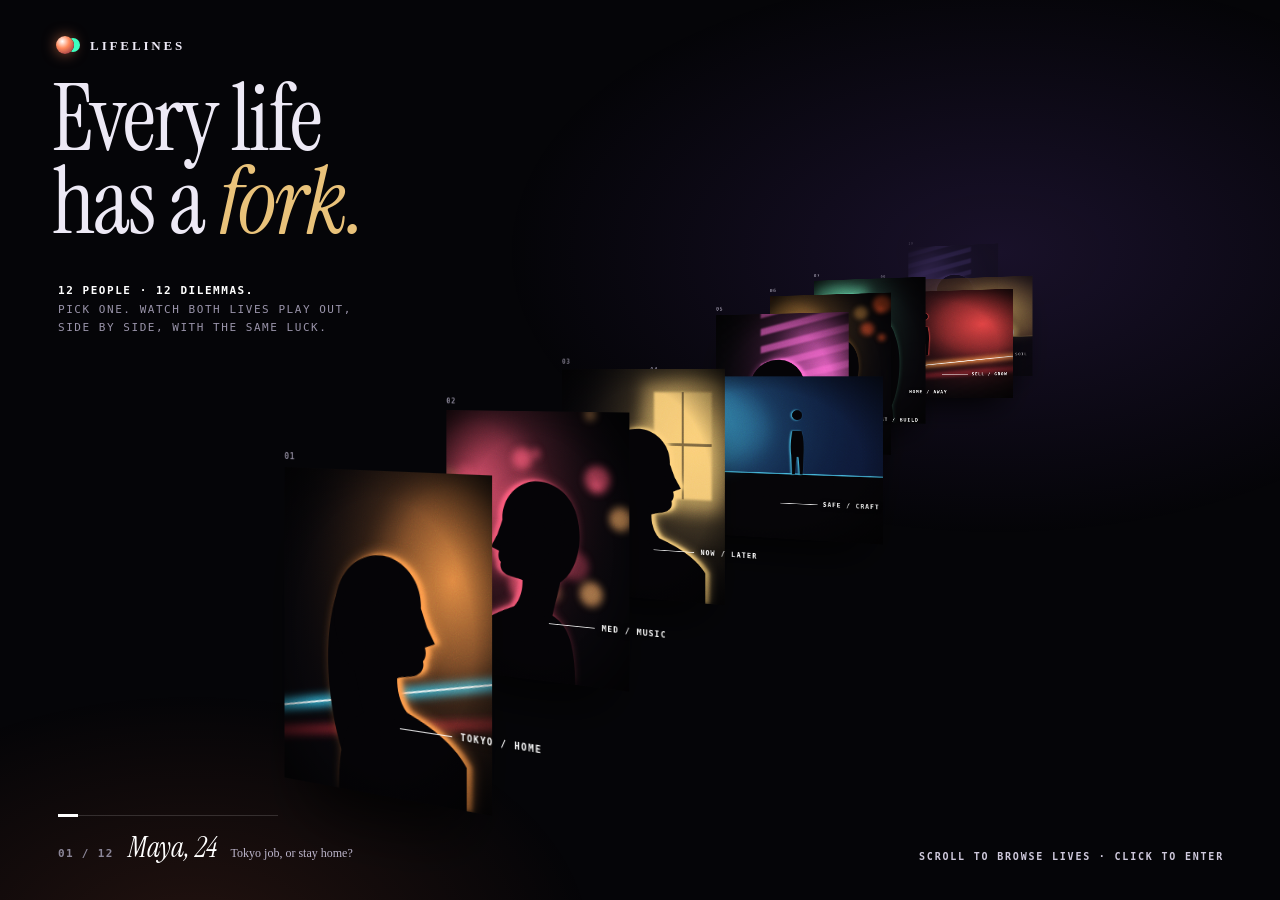
<file: lifelines/mockups/6-hero-stories.html>
<!DOCTYPE html><html lang="en"><head><meta charset="utf-8"><meta name="viewport" content="width=device-width,initial-scale=1">
<title>Lifelines · Every life has a fork</title>
<link href="https://fonts.googleapis.com/css2?family=Instrument+Serif:ital@0;1&display=block" rel="stylesheet">
<style>
*{box-sizing:border-box;margin:0;padding:0}
html,body{height:100%;background:#050508;overflow:hidden;color:#EDE9F5;font-family:Inter,system-ui,sans-serif}
.bg{position:fixed;inset:0;background:
 radial-gradient(ellipse 55% 45% at 78% 28%,rgba(130,80,220,.16),transparent 70%),
 radial-gradient(ellipse 45% 40% at 15% 105%,rgba(255,120,70,.12),transparent 70%)}
.stage{position:fixed;inset:0;perspective:1150px;perspective-origin:38% 42%}
.track{position:absolute;inset:0;transform-style:preserve-3d;pointer-events:none}
.card{position:absolute;left:0;top:0;width:230px;height:310px;transform-style:preserve-3d;cursor:pointer;will-change:transform,opacity}
.card.wide{width:360px;height:250px}
.img{position:absolute;inset:0;overflow:hidden;background:#000;transition:transform .5s cubic-bezier(.2,.8,.2,1),box-shadow .5s;box-shadow:0 40px 70px -25px rgba(0,0,0,.95)}
.img svg{width:100%;height:100%;display:block}
.img:after{content:"";position:absolute;inset:0;pointer-events:none;opacity:.22;mix-blend-mode:overlay;background-image:url("data:image/svg+xml;utf8,<svg xmlns='http://www.w3.org/2000/svg' width='180' height='180'><filter id='n'><feTurbulence type='fractalNoise' baseFrequency='.95' numOctaves='2'/></filter><rect width='180' height='180' filter='url(%23n)'/></svg>")}
.idx{position:absolute;left:0;top:-15px;font:600 9px/1 'JetBrains Mono',monospace;color:#8b8698;letter-spacing:.12em}
.cap{position:absolute;left:58%;bottom:20%;display:flex;align-items:center;gap:8px;font:600 9px/1 'JetBrains Mono',monospace;letter-spacing:.16em;color:#fff;white-space:nowrap;transform:translateZ(1px);text-shadow:0 1px 6px #000}
.cap:before{content:"";width:56px;height:1px;background:rgba(255,255,255,.85)}
.seam{position:absolute;top:0;bottom:0;left:50%;width:2px;margin-left:-1px;background:linear-gradient(#FF8A5C,#3DFFC0);box-shadow:0 0 14px #fff;opacity:0;transform:scaleY(0);transition:.45s cubic-bezier(.2,.8,.2,1)}
.choice{position:absolute;bottom:10px;font:600 9px/1 'JetBrains Mono',monospace;letter-spacing:.14em;padding:5px 7px;border-radius:6px;opacity:0;transition:.4s .05s;backdrop-filter:blur(8px);-webkit-backdrop-filter:blur(8px)}
.choice.a{left:10px;color:#FFB79A;background:rgba(255,138,92,.18);border:1px solid rgba(255,138,92,.5);transform:translateX(8px)}
.choice.b{right:10px;color:#9EFFDC;background:rgba(61,255,192,.14);border:1px solid rgba(61,255,192,.45);transform:translateX(-8px)}
.hit{position:absolute;inset:-10px}
.card:hover .img{transform:translateZ(40px);box-shadow:0 50px 90px -20px rgba(0,0,0,1),0 0 0 1px rgba(255,255,255,.25)}
.card:hover .seam{opacity:1;transform:scaleY(1)}
.card:hover .choice{opacity:1;transform:none}
/* overlay UI */
.ui{position:fixed;inset:0;pointer-events:none;z-index:5}
.logo{position:absolute;left:56px;top:36px;display:flex;align-items:center;gap:10px;font:800 13px/1 Inter;letter-spacing:.22em}
.logo i{width:18px;height:18px;border-radius:50%;background:radial-gradient(circle at 35% 30%,#fff,#ff8a5c 40%,#7a1f3d);box-shadow:8px 0 0 -2px #3DFFC0,0 0 14px rgba(255,138,92,.6)}
h1{position:absolute;left:52px;top:78px;font-family:'Instrument Serif',serif;font-weight:400;font-size:92px;line-height:.9;letter-spacing:-.02em}
h1 em{color:#E9C27A}
.sub{position:absolute;left:58px;top:282px;font:500 11px/1.7 'JetBrains Mono',monospace;letter-spacing:.14em;color:#9a94aa;max-width:330px}
.sub b{color:#fff;font-weight:600}
.hint{position:absolute;right:56px;bottom:38px;font:600 10px/1 'JetBrains Mono',monospace;letter-spacing:.18em;color:#cfc9dc}
.now{position:absolute;left:58px;bottom:34px;display:flex;align-items:baseline;gap:14px}
.now .n{font:600 11px 'JetBrains Mono',monospace;letter-spacing:.12em;color:#8b8698}
.now .t{font-family:'Instrument Serif';font-style:italic;font-size:28px;color:#fff}
.now .q{font:500 12px Inter;color:#bdb6cc}
.prog{position:absolute;left:58px;bottom:84px;width:220px;height:1px;background:rgba(255,255,255,.15)}
.prog i{position:absolute;left:0;top:-1px;height:3px;background:#fff;width:20px;transition:left .2s}
/* detail */
.detail{position:fixed;inset:0;z-index:10;display:grid;place-items:center;background:rgba(3,3,6,.6);backdrop-filter:blur(14px);-webkit-backdrop-filter:blur(14px);opacity:0;pointer-events:none;transition:opacity .4s}
.detail.on{opacity:1;pointer-events:auto}
.sheet{display:grid;grid-template-columns:360px 380px;gap:44px;align-items:center;transform:translateY(20px) scale(.97);transition:transform .5s cubic-bezier(.2,.8,.2,1)}
.detail.on .sheet{transform:none}
.sheet .big{width:360px;height:480px;overflow:hidden;box-shadow:0 60px 120px -30px #000;position:relative}
.sheet .big svg{width:100%;height:100%}
.sheet .k{font:600 10px 'JetBrains Mono',monospace;letter-spacing:.18em;color:#8b8698}
.sheet h2{font-family:'Instrument Serif';font-weight:400;font-size:58px;line-height:.95;margin:12px 0 14px}
.sheet p{font-size:15px;line-height:1.6;color:#cbc4da}
.opts{display:flex;gap:10px;margin:26px 0 18px}
.opts span{flex:1;padding:14px 12px;border-radius:14px;font-weight:600;font-size:14px;text-align:center}
.opts .a{background:linear-gradient(180deg,rgba(255,138,92,.4),rgba(255,90,60,.15));border:1px solid rgba(255,160,120,.6)}
.opts .b{background:linear-gradient(180deg,rgba(61,255,192,.3),rgba(20,180,130,.12));border:1px solid rgba(120,255,210,.5)}
.enter{display:inline-block;padding:13px 20px;border-radius:14px;background:#fff;color:#14101f;font-weight:650;font-size:14px}
.close{position:absolute;top:30px;right:40px;font:600 11px 'JetBrains Mono';letter-spacing:.16em;color:#aaa;cursor:pointer}
</style></head><body>
<div class="bg"></div>
<div class="stage"><div class="track" id="track"></div></div>
<div class="ui">
 <div class="logo"><i></i>&nbsp;LIFELINES</div>
 <h1>Every life<br>has a <em>fork.</em></h1>
 <div class="sub"><b>12 PEOPLE · 12 DILEMMAS.</b><br>PICK ONE. WATCH BOTH LIVES PLAY OUT, SIDE BY SIDE, WITH THE SAME LUCK.</div>
 <div class="prog"><i id="pi"></i></div>
 <div class="now"><span class="n" id="nn">01 / 12</span><span class="t" id="nt">Maya, 24</span><span class="q" id="nq">Tokyo job, or stay home?</span></div>
 <div class="hint">SCROLL TO BROWSE LIVES · CLICK TO ENTER</div>
</div>
<div class="detail" id="detail"><div class="close" id="close">✕ CLOSE</div><div class="sheet"><div class="big" id="dimg"></div><div>
 <div class="k" id="dk"></div><h2 id="dh"></h2><p id="dp"></p>
 <div class="opts"><span class="a" id="da"></span><span class="b" id="db"></span></div>
 <span class="enter">Enter both lives →</span></div></div></div>
<script>
const S=[
 {n:'Maya',a:24,q:'Tokyo job, or stay home?',A:'Go to Tokyo',B:'Stay home',cap:'TOKYO / HOME',l:'#ff9a4a',l2:'#3ad7ff',env:'neon',f:1,hair:1,p:'A design studio in Tokyo wants her. Her grandmother\'s bakery needs someone.'},
 {n:'Arjun',a:18,q:'Medicine, or music?',A:'Medical school',B:'The band',cap:'MED / MUSIC',l:'#ff5a7a',l2:'#ffb36b',env:'bokeh',f:-1,p:'His parents saved for med school. His band just got its first real gig.'},
 {n:'Lena',a:31,q:'A child now, or the company first?',A:'Start a family',B:'Build the company',cap:'NOW / LATER',l:'#ffd27a',l2:'#ff7a3d',env:'window',f:1,hair:1,p:'Her startup just raised money. Her partner is ready for a baby.'},
 {n:'Sam',a:40,q:'Quit the bank to build furniture?',A:'Quit',B:'Stay safe',cap:'SAFE / CRAFT',l:'#4fd8ff',l2:'#2a6bff',env:'horizon',f:-1,wide:1,full:1,p:'Twenty years in finance. A garage full of half-finished chairs.'},
 {n:'Zara',a:22,q:'Marry your first love, or travel alone?',A:'Marry',B:'Travel',cap:'STAY / WANDER',l:'#ff6ad5',l2:'#7a5cff',env:'blinds',f:1,hair:1,p:'He proposed. She also bought a one-way ticket to Lima last week.'},
 {n:'Kenji',a:55,q:'Retire early, or one last big project?',A:'Retire',B:'One more',cap:'REST / BUILD',l:'#ffb050',l2:'#ff5a2a',env:'bokeh',f:-1,p:'The bridge project would take five years. His knees say no.'},
 {n:'Priya',a:27,q:'Move back to care for her parents?',A:'Move back',B:'Stay in London',cap:'HOME / AWAY',l:'#7affc8',l2:'#3ad7ff',env:'window',f:-1,hair:1,p:'Her father\'s health is slipping. Her career just took off.'},
 {n:'Omar',a:35,q:'Take the buyout, or keep going?',A:'Sell',B:'Keep going',cap:'SELL / GROW',l:'#ff4a4a',l2:'#ff9a4a',env:'neon',f:1,wide:1,full:1,p:'A giant offers to buy his app. He thinks it could be bigger.'},
 {n:'Elena',a:19,q:'University, or the family farm?',A:'University',B:'The farm',cap:'CITY / SOIL',l:'#ffcf6b',l2:'#ff8a3d',env:'horizon',f:1,hair:1,full:1,wide:1,p:'A scholarship in the city. Three generations of olive trees.'},
 {n:'Theo',a:29,q:'Tell his best friend how he feels?',A:'Say it',B:'Stay quiet',cap:'SAY / KEEP',l:'#9a7aff',l2:'#ff6ad5',env:'blinds',f:-1,p:'Ten years of friendship. One sentence could change everything.'},
 {n:'Ama',a:45,q:'Start over in a new country?',A:'Leave',B:'Stay',cap:'NEW / KNOWN',l:'#3ad7ff',l2:'#7affc8',env:'bokeh',f:1,hair:1,p:'Kids grown, job stale. A friend in Lisbon has a spare room.'},
 {n:'Ravi',a:33,q:'Bet his savings on a restaurant?',A:'Open it',B:'Keep saving',cap:'RISK / REST',l:'#ff8a3d',l2:'#ffd27a',env:'window',f:-1,p:'His food stall has a queue every night. The lease costs everything.'},
];
const NS='http://www.w3.org/2000/svg';
const PROFILE='M70 260C70 212 80 196 96 188C93 175 89 162 87 152C71 141 62 116 66 90C70 56 100 40 125 47C146 54 156 72 155 89L161 105L169 119L159 123C161 129 159 133 157 135C159 141 155 147 148 149C140 151 135 151 131 153C131 163 133 173 141 182C161 190 186 201 200 222L200 260Z';
const HAIR='M68 82C52 120 56 190 78 236L102 206C93 174 90 140 93 110Z';
const BODY='M50 0a11 11 0 1 1 0.1 0ZM40 24C36 40 35 60 37 78L39 120L45 120L49 82L53 82L56 120L62 120L64 78C66 60 64 40 60 24Z';
let seed=11;const R=()=>(seed=(seed*16807)%2147483647)/2147483647;
function scene(s,i,big){
 const W=s.wide&&!big?400:300,H=s.wide&&!big?280:400,id='s'+i+(big?'b':'');const f=s.f;
 const lx=f>0?W*.82:W*.18, ly=H*.32;
 let g=`<svg viewBox="0 0 ${W} ${H}" preserveAspectRatio="xMidYMid slice" xmlns="${NS}"><defs>
 <radialGradient id="${id}L" cx="${lx/W}" cy="${ly/H}" r=".85"><stop offset="0" stop-color="${s.l}" stop-opacity=".85"/><stop offset=".35" stop-color="${s.l}" stop-opacity=".25"/><stop offset="1" stop-color="#000" stop-opacity="0"/></radialGradient>
 <radialGradient id="${id}V" cx=".5" cy=".5" r=".75"><stop offset=".55" stop-color="#000" stop-opacity="0"/><stop offset="1" stop-color="#000" stop-opacity=".85"/></radialGradient>
 <filter id="${id}b2"><feGaussianBlur stdDeviation="2"/></filter><filter id="${id}b6" x="-50%" y="-50%" width="200%" height="200%"><feGaussianBlur stdDeviation="6"/></filter><filter id="${id}b14" x="-50%" y="-50%" width="200%" height="200%"><feGaussianBlur stdDeviation="14"/></filter></defs>
 <rect width="${W}" height="${H}" fill="#07060a"/><rect width="${W}" height="${H}" fill="url(#${id}L)"/>`;
 if(s.env==='neon'){g+=`<g filter="url(#${id}b6)"><path d="M${W*-.1} ${H*.78} L${W*1.1} ${H*.6}" stroke="${s.l2}" stroke-width="10"/><path d="M${W*-.1} ${H*.86} L${W*1.1} ${H*.72}" stroke="#ff3a4a" stroke-width="6" opacity=".8"/></g><path d="M${W*-.1} ${H*.78} L${W*1.1} ${H*.6}" stroke="#fff" stroke-width="2" opacity=".9"/>`;}
 if(s.env==='bokeh'){g+=`<g filter="url(#${id}b6)">`;for(let k=0;k<16;k++)g+=`<circle cx="${R()*W}" cy="${R()*H*.7}" r="${6+R()*16}" fill="${R()<.5?s.l:s.l2}" opacity="${(.25+R()*.45).toFixed(2)}"/>`;g+='</g>';}
 if(s.env==='blinds'){g+=`<g filter="url(#${id}b2)" opacity=".55" transform="skewY(-14)">`;for(let k=0;k<9;k++)g+=`<rect x="${f>0?W*.35:-W*.1}" y="${H*.05+k*H*.1}" width="${W*.8}" height="${H*.04}" fill="${s.l}"/>`;g+='</g>';}
 if(s.env==='window'){const wx=f>0?W*.58:W*.08;g+=`<rect x="${wx}" y="${H*.1}" width="${W*.34}" height="${H*.46}" fill="${s.l}" opacity=".85" filter="url(#${id}b2)"/><rect x="${wx+W*.165}" y="${H*.1}" width="${W*.012}" height="${H*.46}" fill="#07060a"/><rect x="${wx}" y="${H*.32}" width="${W*.34}" height="${H*.012}" fill="#07060a"/><rect x="${wx-20}" y="${H*.05}" width="${W*.34+40}" height="${H*.56}" fill="${s.l}" opacity=".35" filter="url(#${id}b14)"/>`;}
 if(s.env==='horizon'){g+=`<rect y="0" width="${W}" height="${H*.62}" fill="${s.l2}" opacity=".18"/><circle cx="${lx}" cy="${H*.56}" r="${H*.12}" fill="${s.l}" filter="url(#${id}b6)"/><circle cx="${lx}" cy="${H*.56}" r="${H*.09}" fill="#fff" opacity=".85"/><rect y="${H*.6}" width="${W}" height="${H*.4}" fill="#050407"/><rect y="${H*.595}" width="${W}" height="2" fill="${s.l}" opacity=".8"/>`;}
 // glow
 g+=`<ellipse cx="${lx}" cy="${ly}" rx="${W*.35}" ry="${H*.3}" fill="${s.l}" opacity=".18" filter="url(#${id}b14)"/>`;
 // figure
 const dx=-6*f; // dark body shifted away from light
 if(s.full){const sc=H/400*1.1, fx=f>0?W*.38:W*.55, fy=H*.6-120*sc*1.0;
  const tr=`translate(${fx},${fy}) scale(${sc})`;
  g+=`<g transform="${tr}"><path d="${BODY}" fill="${s.l}" filter="url(#${id}b2)" opacity=".95"/><path d="${BODY}" fill="#040306" transform="translate(${dx*.4},0)"/></g>`;
 } else {
  const sc=H/260*.9, fx=f>0?W*.5-112*sc:W*.5+112*sc, fy=H-260*sc;
  const tr=`translate(${fx},${fy}) scale(${f>0?sc:-sc},${sc})`;
  const parts=(s.hair?`<path d="${HAIR}"/>`:'')+`<path d="${PROFILE}"/>`;
  g+=`<g transform="${tr}"><g fill="${s.l}" filter="url(#${id}b6)" opacity=".7">${parts}</g><g fill="${s.l}" filter="url(#${id}b2)">${parts}</g><g fill="#040306" transform="translate(-5,1)">${parts}</g></g>`;
 }
 g+=`<rect width="${W}" height="${H}" fill="url(#${id}V)"/></svg>`;return g;}

const track=document.getElementById('track');
const cards=S.map((s,i)=>{const c=document.createElement('div');c.className='card'+(s.wide?' wide':'');
 c.innerHTML=`<div class="idx">${String(i+1).padStart(2,'0')}</div><div class="img">${scene(s,i)}<div class="seam"></div><span class="choice a">A · ${s.A.toUpperCase()}</span><span class="choice b">B · ${s.B.toUpperCase()}</span></div><div class="cap">${s.cap}</div><div class="hit"></div>`;
 c.onclick=()=>openD(i);c.onmouseenter=()=>hover=true;c.onmouseleave=()=>hover=false;track.appendChild(c);return c;});
const N=S.length;let off=0,target=0,hover=false,last=-1;
addEventListener('wheel',e=>{target+=e.deltaY*.0022;},{passive:true});
function frame(){
 if(!hover&&!document.getElementById('detail').classList.contains('on'))target+=.0016;
 off+=(target-off)*.075;
 const Wd=innerWidth,Hd=innerHeight;
 cards.forEach((c,i)=>{let t=((i-off)%N+N)%N;if(t>N-2.2)t-=N;
  const w=c.offsetWidth,h=c.offsetHeight;
  const x=Wd*.22+t*Wd*.12, y=Hd*.86-h-t*Hd*.056, z=-t*230+40;
  const op=t<-.75?0:t<-.1?(t+.75)/.65:t>7?Math.max(0,1-(t-7)/2.5):1;
  c.style.transform=`translate3d(${x}px,${y}px,${z}px) rotateY(-26deg)`;c.style.opacity=op.toFixed(3);
  c.style.pointerEvents=op>.5?'auto':'none';});
 const cur=((Math.round(off)%N)+N)%N;
 if(cur!==last){last=cur;const s=S[cur];document.getElementById('nn').textContent=String(cur+1).padStart(2,'0')+' / '+N;
  document.getElementById('nt').textContent=s.n+', '+s.a;document.getElementById('nq').textContent=s.q;
  document.getElementById('pi').style.left=(cur/(N-1)*200)+'px';}
 requestAnimationFrame(frame);}
requestAnimationFrame(frame);
function openD(i){const s=S[i];document.getElementById('dimg').innerHTML=scene(s,i,true);
 document.getElementById('dk').textContent=`STORY ${String(i+1).padStart(2,'0')} · AGE ${s.a}`;
 document.getElementById('dh').innerHTML=`${s.n}: <em style="color:#E9C27A">${s.q}</em>`;document.getElementById('dp').textContent=s.p;
 document.getElementById('da').textContent='A · '+s.A;document.getElementById('db').textContent='B · '+s.B;
 document.getElementById('detail').classList.add('on');}
document.getElementById('close').onclick=()=>document.getElementById('detail').classList.remove('on');
window.__open=openD;
</script></body></html>
</file>
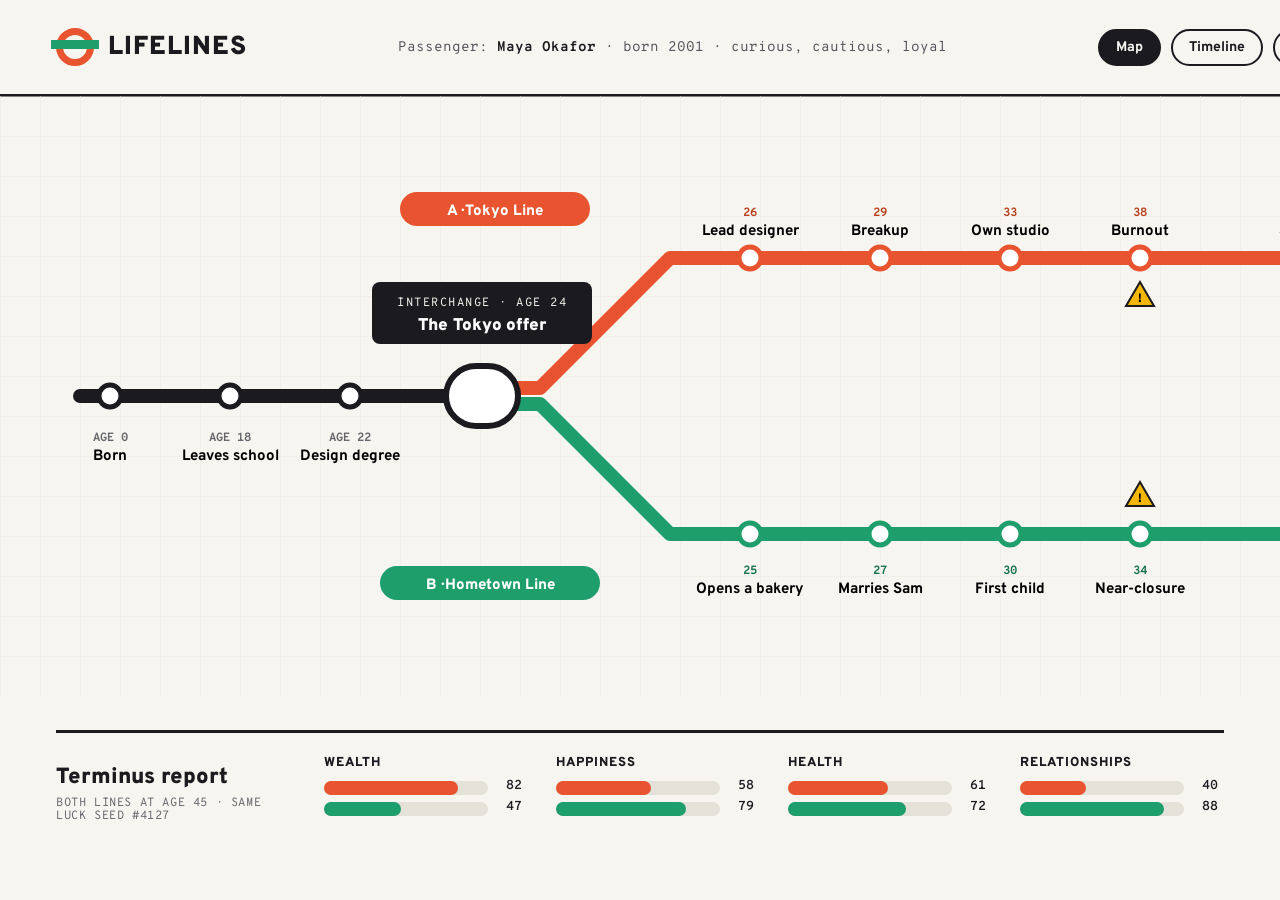
<file: lifelines/mockups/explorations/1-transit.html>
<!DOCTYPE html><html><head><meta charset="utf-8">
<link href="https://fonts.googleapis.com/css2?family=Overpass:wght@400;600;800;900&family=Overpass+Mono:wght@400;600&display=block" rel="stylesheet">
<style>
*{box-sizing:border-box;margin:0;padding:0}
body{width:1440px;height:900px;background:#F7F5EF;font-family:Overpass,sans-serif;color:#1B1B1F;overflow:hidden}
header{display:flex;align-items:center;justify-content:space-between;padding:28px 56px;border-bottom:3px solid #1B1B1F}
.logo{display:flex;align-items:center;gap:14px;font-weight:900;font-size:26px;letter-spacing:.04em}
.roundel{width:38px;height:38px;border-radius:50%;border:7px solid #E8542F;position:relative}
.roundel:after{content:"";position:absolute;left:-12px;right:-12px;top:5px;height:9px;background:#1E9E6A}
.who{font-family:'Overpass Mono';font-size:14px;color:#55555c}
.who b{color:#1B1B1F}
nav{display:flex;gap:10px}
nav span{font-weight:700;font-size:14px;padding:8px 16px;border:2px solid #1B1B1F;border-radius:30px}
nav span.on{background:#1B1B1F;color:#F7F5EF}
svg text{font-family:Overpass}
.mono{font-family:'Overpass Mono'}
.bottom{position:absolute;left:56px;right:56px;top:730px;display:grid;grid-template-columns:240px 1fr 1fr 1fr 1fr;gap:28px;align-items:end;border-top:3px solid #1B1B1F;padding-top:22px}
.bottom h3{font-weight:900;font-size:22px;line-height:1.1}
.bottom h3 small{display:block;font-family:'Overpass Mono';font-weight:400;font-size:12px;color:#66666d;margin-top:6px;letter-spacing:.05em}
.stat .lbl{font-weight:800;font-size:13px;letter-spacing:.08em;text-transform:uppercase;margin-bottom:10px;display:flex;justify-content:space-between}
.bar{height:14px;border-radius:7px;background:#E4E1D8;margin-bottom:7px;position:relative}
.bar i{position:absolute;left:0;top:0;bottom:0;border-radius:7px}
.bar em{position:absolute;right:-34px;top:-3px;font-style:normal;font-family:'Overpass Mono';font-size:13px;font-weight:600}
.a i{background:#E8542F}.b i{background:#1E9E6A}
.stat{padding-right:40px}
</style></head><body>
<header>
 <div class="logo"><div class="roundel"></div>LIFELINES</div>
 <div class="who">Passenger: <b>Maya Okafor</b> · born 2001 · curious, cautious, loyal</div>
 <nav><span class="on">Map</span><span>Timeline</span><span>Run 1,000×</span></nav>
</header>
<svg width="1440" height="600" viewBox="0 0 1440 600" style="position:absolute;top:96px;left:0">
 <!-- grid -->
 <defs><pattern id="g" width="40" height="40" patternUnits="userSpaceOnUse"><path d="M40 0H0V40" fill="none" stroke="#ECE9E0" stroke-width="1"/></pattern></defs>
 <rect width="1440" height="600" fill="url(#g)"/>
 <!-- shared -->
 <path d="M80 300H470" stroke="#1B1B1F" stroke-width="14" stroke-linecap="round" fill="none"/>
 <!-- A -->
 <path d="M470 292H540L670 162H1340" stroke="#E8542F" stroke-width="14" stroke-linejoin="round" stroke-linecap="round" fill="none"/>
 <!-- B -->
 <path d="M470 308H540L670 438H1340" stroke="#1E9E6A" stroke-width="14" stroke-linejoin="round" stroke-linecap="round" fill="none"/>
 <!-- shared stations -->
 <g font-size="15" font-weight="700">
  <circle cx="110" cy="300" r="11" fill="#fff" stroke="#1B1B1F" stroke-width="5"/>
  <text x="110" y="345" text-anchor="middle" class="mono" font-size="12" fill="#66666d">AGE 0</text><text x="110" y="364" text-anchor="middle">Born</text>
  <circle cx="230" cy="300" r="11" fill="#fff" stroke="#1B1B1F" stroke-width="5"/>
  <text x="230" y="345" text-anchor="middle" class="mono" font-size="12" fill="#66666d">AGE 18</text><text x="230" y="364" text-anchor="middle">Leaves school</text>
  <circle cx="350" cy="300" r="11" fill="#fff" stroke="#1B1B1F" stroke-width="5"/>
  <text x="350" y="345" text-anchor="middle" class="mono" font-size="12" fill="#66666d">AGE 22</text><text x="350" y="364" text-anchor="middle">Design degree</text>
 </g>
 <!-- interchange -->
 <rect x="446" y="270" width="72" height="60" rx="30" fill="#fff" stroke="#1B1B1F" stroke-width="6"/>
 <rect x="372" y="186" width="220" height="62" rx="8" fill="#1B1B1F"/>
 <text x="482" y="210" text-anchor="middle" fill="#F7F5EF" class="mono" font-size="12" letter-spacing="1.5">INTERCHANGE · AGE 24</text>
 <text x="482" y="234" text-anchor="middle" fill="#fff" font-size="17" font-weight="900">The Tokyo offer</text>
 <!-- line tags -->
 <rect x="400" y="96" width="190" height="34" rx="17" fill="#E8542F"/><text x="495" y="119" text-anchor="middle" fill="#fff" font-weight="800" font-size="15">A · Tokyo Line</text>
 <rect x="380" y="470" width="220" height="34" rx="17" fill="#1E9E6A"/><text x="490" y="493" text-anchor="middle" fill="#fff" font-weight="800" font-size="15">B · Hometown Line</text>
 <!-- A stations -->
 <g font-size="15" font-weight="700">
  <circle cx="750" cy="162" r="11" fill="#fff" stroke="#E8542F" stroke-width="5"/><text x="750" y="120" text-anchor="middle" class="mono" font-size="12" fill="#B9401F">26</text><text x="750" y="139" text-anchor="middle">Lead designer</text>
  <circle cx="880" cy="162" r="11" fill="#fff" stroke="#E8542F" stroke-width="5"/><text x="880" y="120" text-anchor="middle" class="mono" font-size="12" fill="#B9401F">29</text><text x="880" y="139" text-anchor="middle">Breakup</text>
  <circle cx="1010" cy="162" r="11" fill="#fff" stroke="#E8542F" stroke-width="5"/><text x="1010" y="120" text-anchor="middle" class="mono" font-size="12" fill="#B9401F">33</text><text x="1010" y="139" text-anchor="middle">Own studio</text>
  <circle cx="1140" cy="162" r="11" fill="#fff" stroke="#E8542F" stroke-width="5"/>
  <path d="M1140 186l14 24h-28z" fill="#F2B705" stroke="#1B1B1F" stroke-width="2"/><text x="1140" y="206" text-anchor="middle" font-size="12" font-weight="900">!</text>
  <text x="1140" y="120" text-anchor="middle" class="mono" font-size="12" fill="#B9401F">38</text><text x="1140" y="139" text-anchor="middle">Burnout</text>
  <rect x="1322" y="144" width="36" height="36" rx="6" fill="#fff" stroke="#E8542F" stroke-width="6"/><text x="1358" y="120" text-anchor="end" class="mono" font-size="12" fill="#B9401F">45 · NOW</text><text x="1358" y="139" text-anchor="end">Studio sold</text>
 </g>
 <!-- B stations -->
 <g font-size="15" font-weight="700">
  <circle cx="750" cy="438" r="11" fill="#fff" stroke="#1E9E6A" stroke-width="5"/><text x="750" y="478" text-anchor="middle" class="mono" font-size="12" fill="#14724C">25</text><text x="750" y="497" text-anchor="middle">Opens a bakery</text>
  <circle cx="880" cy="438" r="11" fill="#fff" stroke="#1E9E6A" stroke-width="5"/><text x="880" y="478" text-anchor="middle" class="mono" font-size="12" fill="#14724C">27</text><text x="880" y="497" text-anchor="middle">Marries Sam</text>
  <circle cx="1010" cy="438" r="11" fill="#fff" stroke="#1E9E6A" stroke-width="5"/><text x="1010" y="478" text-anchor="middle" class="mono" font-size="12" fill="#14724C">30</text><text x="1010" y="497" text-anchor="middle">First child</text>
  <circle cx="1140" cy="438" r="11" fill="#fff" stroke="#1E9E6A" stroke-width="5"/>
  <path d="M1140 386l14 24h-28z" fill="#F2B705" stroke="#1B1B1F" stroke-width="2"/><text x="1140" y="406" text-anchor="middle" font-size="12" font-weight="900">!</text>
  <text x="1140" y="478" text-anchor="middle" class="mono" font-size="12" fill="#14724C">34</text><text x="1140" y="497" text-anchor="middle">Near-closure</text>
  <rect x="1322" y="420" width="36" height="36" rx="6" fill="#fff" stroke="#1E9E6A" stroke-width="6"/><text x="1358" y="478" text-anchor="end" class="mono" font-size="12" fill="#14724C">45 · NOW</text><text x="1358" y="497" text-anchor="end">2nd shop</text>
 </g>
</svg>
<div class="bottom">
 <h3>Terminus report<small>BOTH LINES AT AGE 45 · SAME LUCK SEED #4127</small></h3>
 <div class="stat"><div class="lbl">Wealth</div><div class="bar a"><i style="width:82%"></i><em>82</em></div><div class="bar b"><i style="width:47%"></i><em>47</em></div></div>
 <div class="stat"><div class="lbl">Happiness</div><div class="bar a"><i style="width:58%"></i><em>58</em></div><div class="bar b"><i style="width:79%"></i><em>79</em></div></div>
 <div class="stat"><div class="lbl">Health</div><div class="bar a"><i style="width:61%"></i><em>61</em></div><div class="bar b"><i style="width:72%"></i><em>72</em></div></div>
 <div class="stat"><div class="lbl">Relationships</div><div class="bar a"><i style="width:40%"></i><em>40</em></div><div class="bar b"><i style="width:88%"></i><em>88</em></div></div>
</div>
</body></html>
</file>
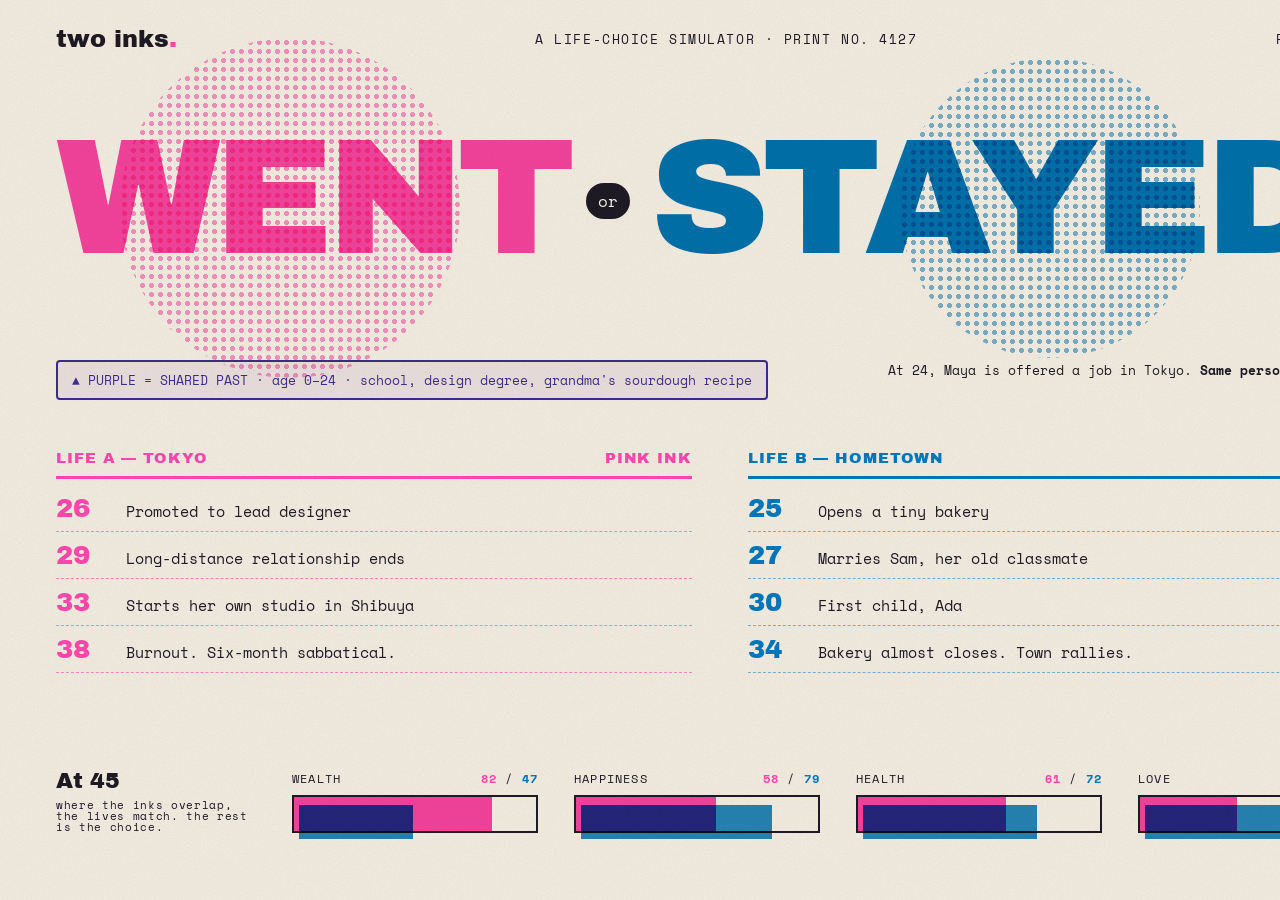
<file: lifelines/mockups/explorations/2-riso.html>
<!DOCTYPE html><html><head><meta charset="utf-8">
<link href="https://fonts.googleapis.com/css2?family=Archivo+Black&family=Space+Mono:wght@400;700&display=block" rel="stylesheet">
<style>
*{box-sizing:border-box;margin:0;padding:0}
:root{--pink:#FF48B0;--blue:#0078BF;--paper:#F3EEE3;--ink:#1d1a24}
body{width:1440px;height:900px;background:var(--paper);font-family:'Space Mono',monospace;color:var(--ink);overflow:hidden;position:relative}
body:after{content:"";position:absolute;inset:0;pointer-events:none;opacity:.35;mix-blend-mode:multiply;
 background-image:url("data:image/svg+xml;utf8,<svg xmlns='http://www.w3.org/2000/svg' width='300' height='300'><filter id='n'><feTurbulence type='fractalNoise' baseFrequency='.9' numOctaves='3'/><feColorMatrix values='0 0 0 0 .5  0 0 0 0 .45  0 0 0 0 .4  0 0 0 .55 0'/></filter><rect width='300' height='300' filter='url(%23n)'/></svg>")}
.m{mix-blend-mode:multiply}
header{display:flex;justify-content:space-between;align-items:center;padding:26px 56px;font-size:13px;letter-spacing:.12em;text-transform:uppercase}
.logo{font-family:'Archivo Black';font-size:24px;letter-spacing:0;text-transform:none;position:relative}
.logo span{position:relative}
.dot{position:absolute;width:420px;height:420px;border-radius:50%;
 background-image:radial-gradient(circle,var(--c) 38%,transparent 40%);background-size:9px 9px}
.hero{position:relative;height:330px;padding:0 56px}
.big{font-family:'Archivo Black';font-size:165px;line-height:.85;position:absolute;letter-spacing:-.04em}
.or{position:absolute;left:586px;top:105px;font-size:16px;background:var(--ink);color:var(--paper);padding:6px 12px;border-radius:30px;z-index:3}
.intro{position:absolute;right:56px;top:20px;width:300px;font-size:14px;line-height:1.6}
.intro b{font-family:'Archivo Black';font-weight:400;font-size:20px;display:block;line-height:1.15;margin-bottom:10px}
.shared{position:absolute;left:56px;top:282px;font-size:13px;padding:8px 14px;border:2px solid #3B2D8C;color:#3B2D8C;border-radius:4px;background:rgba(122,70,180,.08)}
.cols{position:absolute;top:450px;left:56px;right:56px;display:grid;grid-template-columns:1fr 1fr;gap:56px}
.col h4{font-family:'Archivo Black';font-weight:400;font-size:15px;letter-spacing:.06em;text-transform:uppercase;padding-bottom:10px;border-bottom:3px solid currentColor;margin-bottom:6px;display:flex;justify-content:space-between}
.ev{display:grid;grid-template-columns:70px 1fr;align-items:baseline;padding:9px 0;border-bottom:1px dashed currentColor;font-size:15px}
.ev span{font-family:'Archivo Black';font-size:26px}
.p{color:var(--pink)}.bl{color:var(--blue)}
.p .ev, .bl .ev{color:var(--ink)} .p .ev{border-color:rgba(255,72,176,.6)} .bl .ev{border-color:rgba(0,120,191,.5)}
.p .ev span{color:var(--pink)} .bl .ev span{color:var(--blue)}
.stats{position:absolute;left:56px;right:56px;top:770px;display:grid;grid-template-columns:200px repeat(4,1fr);gap:36px;align-items:end}
.stats h5{font-family:'Archivo Black';font-weight:400;font-size:22px;line-height:1}
.stats h5 small{display:block;font-family:'Space Mono';font-size:11px;margin-top:8px;letter-spacing:.06em}
.s .lbl{font-size:12px;letter-spacing:.1em;text-transform:uppercase;margin-bottom:8px;display:flex;justify-content:space-between}
.track{position:relative;height:38px;border:2px solid var(--ink)}
.track i{position:absolute;left:0;top:0;bottom:0;mix-blend-mode:multiply}
.track i.pa{background:var(--pink)} .track i.ba{background:var(--blue);opacity:.85;top:8px;bottom:-8px;left:5px}
.key{font-size:12px;margin-top:14px}
</style></head><body>
<header><div class="logo">two inks<span class="p">.</span></div><div>a life-choice simulator · print no. 4127</div><div>run again ↻</div></header>
<div class="hero">
 <div class="dot m" style="--c:var(--pink);left:120px;top:-40px;width:340px;height:340px;opacity:.55"></div>
 <div class="dot m" style="--c:var(--blue);left:900px;top:-20px;width:300px;height:300px;opacity:.5"></div>
 <div class="big m" style="color:var(--pink);left:56px;top:50px">WENT</div>
 <div class="big m" style="color:var(--blue);left:650px;top:50px">STAYED</div>
 <div class="big m" style="color:var(--blue);left:62px;top:46px;opacity:.0">WENT</div>
 <div class="or">or</div>
 <div class="intro" style="top:210px;right:56px;width:330px;text-align:right;display:none"></div>
 <div class="shared">▲ PURPLE = SHARED PAST · age 0–24 · school, design degree, grandma's sourdough recipe</div>
 <div class="intro" style="top:282px;width:520px;text-align:right;font-size:13px">At 24, Maya is offered a job in Tokyo. <b style="display:inline;font-size:13px;font-family:'Space Mono';font-weight:700">Same person, same luck, one choice.</b></div>
</div>
<div class="cols">
 <div class="col p"><h4><span>Life A — Tokyo</span><span>pink ink</span></h4>
  <div class="ev"><span>26</span>Promoted to lead designer</div>
  <div class="ev"><span>29</span>Long-distance relationship ends</div>
  <div class="ev"><span>33</span>Starts her own studio in Shibuya</div>
  <div class="ev"><span>38</span>Burnout. Six-month sabbatical.</div>
 </div>
 <div class="col bl"><h4><span>Life B — Hometown</span><span>blue ink</span></h4>
  <div class="ev"><span>25</span>Opens a tiny bakery</div>
  <div class="ev"><span>27</span>Marries Sam, her old classmate</div>
  <div class="ev"><span>30</span>First child, Ada</div>
  <div class="ev"><span>34</span>Bakery almost closes. Town rallies.</div>
 </div>
</div>
<div class="stats">
 <h5>At 45<small>where the inks overlap, the lives match. the rest is the choice.</small></h5>
 <div class="s"><div class="lbl"><span>Wealth</span><span><b class="p">82</b> / <b class="bl">47</b></span></div><div class="track"><i class="pa" style="width:82%"></i><i class="ba" style="width:47%"></i></div></div>
 <div class="s"><div class="lbl"><span>Happiness</span><span><b class="p">58</b> / <b class="bl">79</b></span></div><div class="track"><i class="pa" style="width:58%"></i><i class="ba" style="width:79%"></i></div></div>
 <div class="s"><div class="lbl"><span>Health</span><span><b class="p">61</b> / <b class="bl">72</b></span></div><div class="track"><i class="pa" style="width:61%"></i><i class="ba" style="width:72%"></i></div></div>
 <div class="s"><div class="lbl"><span>Love</span><span><b class="p">40</b> / <b class="bl">88</b></span></div><div class="track"><i class="pa" style="width:40%"></i><i class="ba" style="width:88%"></i></div></div>
</div>
</body></html>
</file>
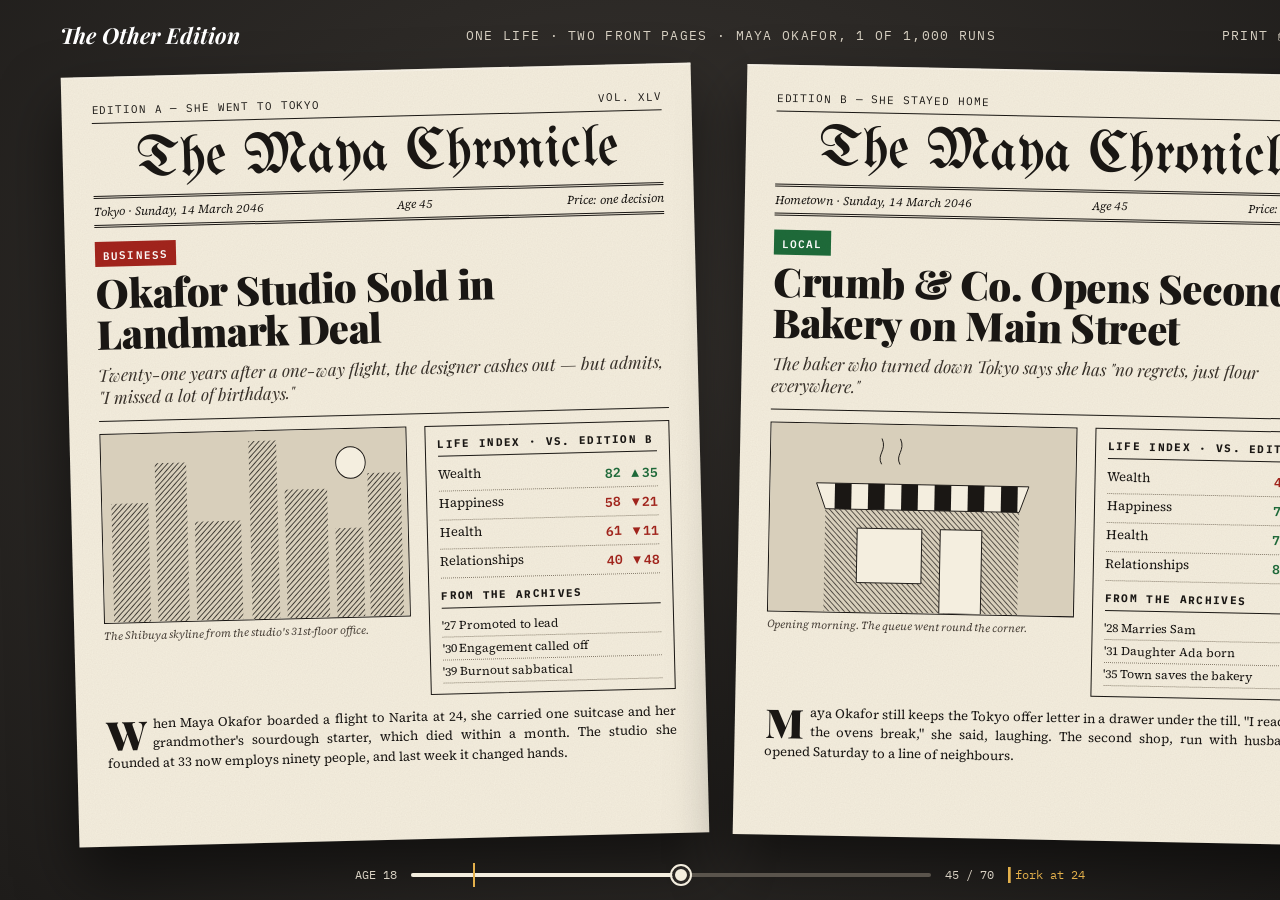
<file: lifelines/mockups/explorations/3-newspaper.html>
<!DOCTYPE html><html><head><meta charset="utf-8">
<link href="https://fonts.googleapis.com/css2?family=UnifrakturMaguntia&family=Playfair+Display:ital,wght@0,700;0,900;1,400;1,700&family=Source+Serif+4:ital,wght@0,400;0,600;1,400&family=IBM+Plex+Mono:wght@400;600&display=block" rel="stylesheet">
<style>
*{box-sizing:border-box;margin:0;padding:0}
body{width:1440px;height:900px;background:#2A2724 radial-gradient(ellipse at 50% 40%,#3a3632,#1e1c1a);font-family:'Source Serif 4',serif;overflow:hidden;position:relative}
.top{display:flex;justify-content:space-between;align-items:center;padding:20px 60px;color:#d9d2c4;font-family:'IBM Plex Mono';font-size:13px;letter-spacing:.1em}
.top b{font-family:'Playfair Display';font-style:italic;font-size:22px;letter-spacing:0;color:#fff;font-weight:700}
.paper{position:absolute;top:70px;width:630px;height:770px;background:#F4EEDF;color:#1a1714;padding:26px 30px;box-shadow:0 30px 60px rgba(0,0,0,.55),0 2px 0 rgba(255,255,255,.3) inset}
.paper:before{content:"";position:absolute;inset:0;opacity:.5;mix-blend-mode:multiply;background-image:url("data:image/svg+xml;utf8,<svg xmlns='http://www.w3.org/2000/svg' width='200' height='200'><filter id='n'><feTurbulence type='fractalNoise' baseFrequency='.8'/><feColorMatrix values='0 0 0 0 .6  0 0 0 0 .55  0 0 0 0 .45  0 0 0 .35 0'/></filter><rect width='200' height='200' filter='url(%23n)'/></svg>")}
.l{left:70px;transform:rotate(-1.4deg)} .r{right:70px;transform:rotate(1.1deg)}
.ed{display:flex;justify-content:space-between;font-family:'IBM Plex Mono';font-size:11px;letter-spacing:.08em;border-bottom:1px solid #1a1714;padding-bottom:6px}
.mast{font-family:UnifrakturMaguntia;font-size:58px;text-align:center;line-height:1.1;margin:6px 0 2px}
.sub{display:flex;justify-content:space-between;font-size:12px;border-top:3px double #1a1714;border-bottom:3px double #1a1714;padding:5px 0;font-style:italic}
.tag{display:inline-block;font-family:'IBM Plex Mono';font-size:11px;font-weight:600;color:#fff;padding:3px 8px;margin:14px 0 6px;letter-spacing:.1em}
h1{font-family:'Playfair Display';font-weight:900;font-size:40px;line-height:1.02;letter-spacing:-.01em}
.deck{font-family:'Playfair Display';font-style:italic;font-size:17px;line-height:1.3;margin:10px 0 12px;color:#3a332c}
.grid{display:grid;grid-template-columns:1.25fr 1fr;gap:18px;border-top:1px solid #1a1714;padding-top:12px}
.photo{height:190px;border:1px solid #1a1714;position:relative;overflow:hidden}
.cap{font-size:11px;font-style:italic;margin-top:5px;color:#4a423a}
p{font-size:13px;line-height:1.5;text-align:justify;hyphens:auto}
p:first-letter{font-family:'Playfair Display';font-weight:900;font-size:40px;float:left;line-height:.85;margin:3px 6px 0 0}
.box{border:1.5px solid #1a1714;padding:10px 12px}
.box h3{font-family:'IBM Plex Mono';font-size:11px;letter-spacing:.12em;border-bottom:1px solid #1a1714;padding-bottom:5px;margin-bottom:6px}
.row{display:flex;justify-content:space-between;font-size:13px;padding:3px 0;border-bottom:1px dotted #8a8070}
.row b{font-family:'IBM Plex Mono';font-weight:600}
.up{color:#1e6b3a}.dn{color:#a3241c}
.arch{margin-top:10px}
.arch .row{font-size:12px}
.scrub{white-space:nowrap;position:absolute;left:50%;transform:translateX(-50%);bottom:18px;display:flex;align-items:center;gap:14px;color:#d9d2c4;font-family:'IBM Plex Mono';font-size:12px}
.scrub .t{width:520px;height:4px;background:#5a544c;position:relative;border-radius:2px}
.scrub .t i{position:absolute;left:0;width:52%;top:0;bottom:0;background:#F4EEDF;border-radius:2px}
.scrub .t s{position:absolute;left:52%;top:-7px;width:18px;height:18px;margin-left:-9px;border-radius:50%;background:#F4EEDF;border:3px solid #2a2724;outline:2px solid #F4EEDF}
.scrub .t u{position:absolute;left:12%;top:-10px;height:24px;width:2px;background:#e3b04b}
</style></head><body>
<div class="top"><b>The Other Edition</b><span>ONE LIFE · TWO FRONT PAGES · MAYA OKAFOR, 1 OF 1,000 RUNS</span><span>PRINT ⎙ &nbsp; SHARE ↗</span></div>

<div class="paper l">
 <div class="ed"><span>EDITION A — SHE WENT TO TOKYO</span><span>VOL. XLV</span></div>
 <div class="mast">The Maya Chronicle</div>
 <div class="sub"><span>Tokyo · Sunday, 14 March 2046</span><span>Age 45</span><span>Price: one decision</span></div>
 <span class="tag" style="background:#a3241c">BUSINESS</span>
 <h1>Okafor Studio Sold in Landmark Deal</h1>
 <div class="deck">Twenty-one years after a one-way flight, the designer cashes out — but admits, "I missed a lot of birthdays."</div>
 <div class="grid">
  <div><div class="photo"><svg width="100%" height="100%" viewBox="0 0 330 190" preserveAspectRatio="none"><defs><pattern id="h1" width="4" height="4" patternUnits="userSpaceOnUse" patternTransform="rotate(45)"><line x1="0" y1="0" x2="0" y2="4" stroke="#1a1714" stroke-width="1.6"/></pattern></defs><rect width="330" height="190" fill="#d8cfbb"/><g fill="url(#h1)"><rect x="10" y="70" width="40" height="120"/><rect x="58" y="30" width="34" height="160"/><rect x="100" y="90" width="50" height="100"/><rect x="160" y="10" width="30" height="180"/><rect x="198" y="60" width="46" height="130"/><rect x="252" y="100" width="30" height="90"/><rect x="288" y="45" width="36" height="145"/></g><circle cx="270" cy="34" r="16" fill="#F4EEDF" stroke="#1a1714"/></svg></div><div class="cap">The Shibuya skyline from the studio's 31st-floor office.</div></div>
  <div class="box"><h3>LIFE INDEX · VS. EDITION B</h3>
   <div class="row"><span>Wealth</span><b class="up">82 ▲35</b></div>
   <div class="row"><span>Happiness</span><b class="dn">58 ▼21</b></div>
   <div class="row"><span>Health</span><b class="dn">61 ▼11</b></div>
   <div class="row"><span>Relationships</span><b class="dn">40 ▼48</b></div>
   <div class="arch"><h3 style="margin-top:8px">FROM THE ARCHIVES</h3>
    <div class="row"><span>'27 Promoted to lead</span></div><div class="row"><span>'30 Engagement called off</span></div><div class="row"><span>'39 Burnout sabbatical</span></div></div>
  </div>
 </div>
 <p style="margin-top:12px">When Maya Okafor boarded a flight to Narita at 24, she carried one suitcase and her grandmother's sourdough starter, which died within a month. The studio she founded at 33 now employs ninety people, and last week it changed hands.</p>
</div>

<div class="paper r">
 <div class="ed"><span>EDITION B — SHE STAYED HOME</span><span>VOL. XLV</span></div>
 <div class="mast">The Maya Chronicle</div>
 <div class="sub"><span>Hometown · Sunday, 14 March 2046</span><span>Age 45</span><span>Price: one decision</span></div>
 <span class="tag" style="background:#1e6b3a">LOCAL</span>
 <h1>Crumb &amp; Co. Opens Second Bakery on Main Street</h1>
 <div class="deck">The baker who turned down Tokyo says she has "no regrets, just flour everywhere."</div>
 <div class="grid">
  <div><div class="photo"><svg width="100%" height="100%" viewBox="0 0 330 190" preserveAspectRatio="none"><defs><pattern id="h2" width="4" height="4" patternUnits="userSpaceOnUse" patternTransform="rotate(-45)"><line x1="0" y1="0" x2="0" y2="4" stroke="#1a1714" stroke-width="1.4"/></pattern></defs><rect width="330" height="190" fill="#d8cfbb"/><rect x="60" y="60" width="210" height="130" fill="url(#h2)"/><path d="M50 60h230l-10 26H60z" fill="#F4EEDF" stroke="#1a1714"/><g fill="#1a1714"><rect x="70" y="60" width="18" height="26"/><rect x="106" y="60" width="18" height="26"/><rect x="142" y="60" width="18" height="26"/><rect x="178" y="60" width="18" height="26"/><rect x="214" y="60" width="18" height="26"/><rect x="250" y="60" width="18" height="26"/></g><rect x="95" y="105" width="70" height="55" fill="#F4EEDF" stroke="#1a1714"/><rect x="185" y="105" width="45" height="85" fill="#F4EEDF" stroke="#1a1714"/><path d="M120 40c-6-10 6-14 0-26M140 40c-6-10 6-14 0-26" stroke="#1a1714" fill="none"/></svg></div><div class="cap">Opening morning. The queue went round the corner.</div></div>
  <div class="box"><h3>LIFE INDEX · VS. EDITION A</h3>
   <div class="row"><span>Wealth</span><b class="dn">47 ▼35</b></div>
   <div class="row"><span>Happiness</span><b class="up">79 ▲21</b></div>
   <div class="row"><span>Health</span><b class="up">72 ▲11</b></div>
   <div class="row"><span>Relationships</span><b class="up">88 ▲48</b></div>
   <div class="arch"><h3 style="margin-top:8px">FROM THE ARCHIVES</h3>
    <div class="row"><span>'28 Marries Sam</span></div><div class="row"><span>'31 Daughter Ada born</span></div><div class="row"><span>'35 Town saves the bakery</span></div></div>
  </div>
 </div>
 <p style="margin-top:12px">Maya Okafor still keeps the Tokyo offer letter in a drawer under the till. "I read it when the ovens break," she said, laughing. The second shop, run with husband Sam, opened Saturday to a line of neighbours.</p>
</div>

<div class="scrub"><span>AGE 18</span><div class="t"><i></i><u title="fork"></u><s></s></div><span>45 / 70</span><span style="color:#e3b04b">▍fork at 24</span></div>
</body></html>
</file>
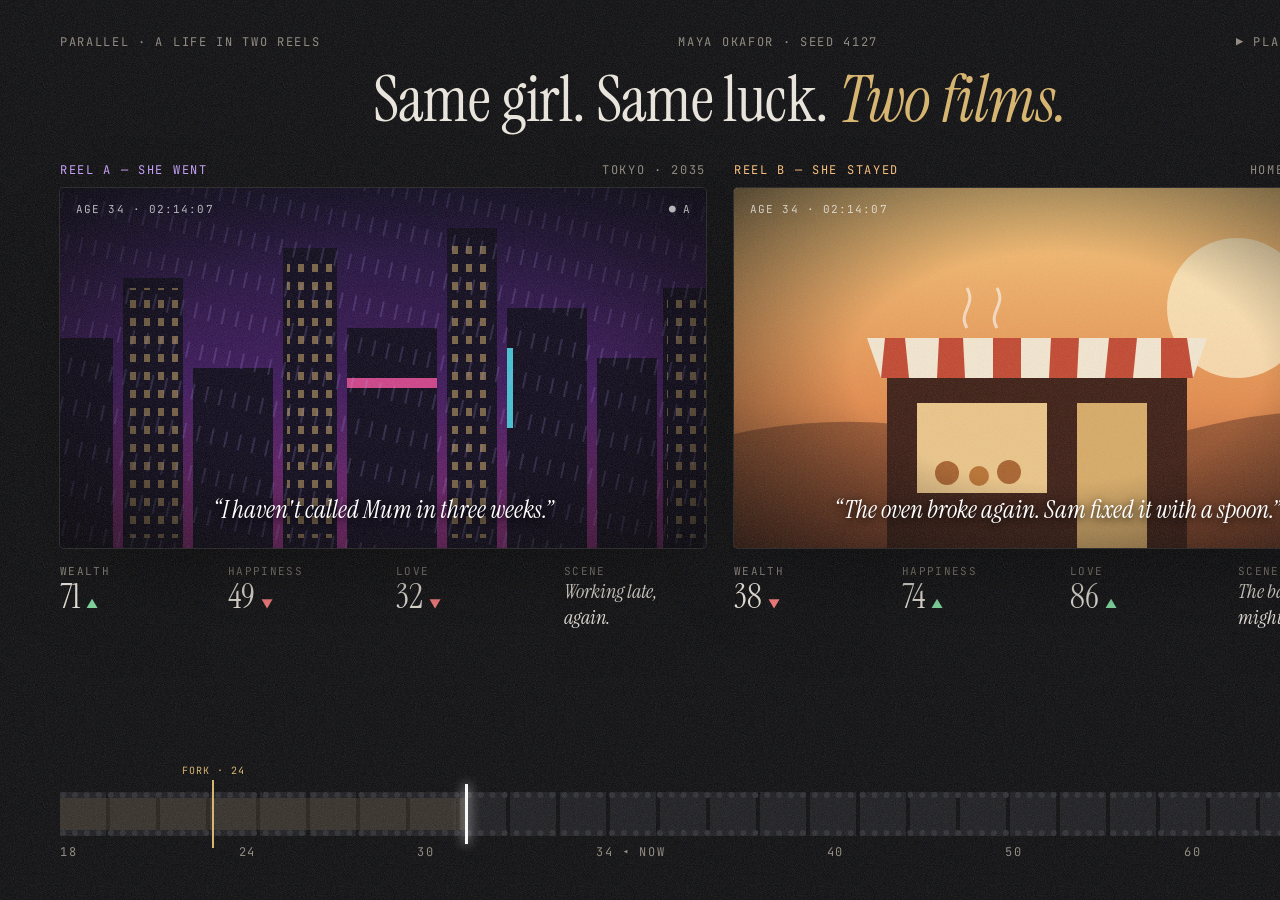
<file: lifelines/mockups/explorations/4-cinema.html>
<!DOCTYPE html><html><head><meta charset="utf-8">
<link href="https://fonts.googleapis.com/css2?family=Instrument+Serif:ital@0;1&family=JetBrains+Mono:wght@400;600&family=Inter:wght@400;500;600&display=block" rel="stylesheet">
<style>
*{box-sizing:border-box;margin:0;padding:0}
body{width:1440px;height:900px;background:#0A0A0C;color:#EDE8DF;font-family:Inter,sans-serif;overflow:hidden;position:relative}
body:after{content:"";position:absolute;inset:0;pointer-events:none;opacity:.18;background-image:url("data:image/svg+xml;utf8,<svg xmlns='http://www.w3.org/2000/svg' width='240' height='240'><filter id='n'><feTurbulence type='fractalNoise' baseFrequency='1.1' numOctaves='2'/></filter><rect width='240' height='240' filter='url(%23n)'/></svg>")}
.mono{font-family:'JetBrains Mono';font-size:12px;letter-spacing:.14em;color:#8d877d;text-transform:uppercase}
header{display:flex;justify-content:space-between;align-items:center;padding:34px 60px 0}
h1{font-family:'Instrument Serif';font-weight:400;font-size:64px;line-height:1;text-align:center;margin-top:18px;letter-spacing:-.01em}
h1 i{color:#d9b56a}
.frames{display:grid;grid-template-columns:1fr 1fr;gap:28px;padding:30px 60px 0}
.f .meta{display:flex;justify-content:space-between;margin-bottom:10px}
.scr{height:360px;border-radius:4px;position:relative;overflow:hidden;box-shadow:0 0 0 1px #222,0 40px 80px -30px rgba(0,0,0,.9)}
.scr:after{content:"";position:absolute;inset:0;background:radial-gradient(ellipse at center,transparent 45%,rgba(0,0,0,.7))}
.sub{position:absolute;bottom:22px;left:0;right:0;text-align:center;z-index:2;font-family:'Instrument Serif';font-style:italic;font-size:25px;color:#fff;text-shadow:0 2px 8px #000}
.tc{position:absolute;top:14px;left:16px;z-index:2;font-family:'JetBrains Mono';font-size:11px;color:#ffffffb0;letter-spacing:.1em}
.rec{position:absolute;top:14px;right:16px;z-index:2;font-family:'JetBrains Mono';font-size:11px;color:#ffffffb0}
.under{display:flex;gap:26px;margin-top:16px}
.st{flex:1}
.st .k{font-family:'JetBrains Mono';font-size:11px;letter-spacing:.12em;color:#8d877d;text-transform:uppercase}
.st .v{font-family:'Instrument Serif';font-size:34px;line-height:1.1}
.st .v small{font-family:Inter;font-size:12px;margin-left:6px}
.reel{position:absolute;left:60px;right:60px;bottom:40px}
.strip{height:44px;margin-top:10px;position:relative;background:repeating-linear-gradient(90deg,#1a1a1e 0 46px,#0A0A0C 46px 50px);border-top:6px dotted #2c2c31;border-bottom:6px dotted #2c2c31}
.strip .fork{position:absolute;left:11.5%;top:-18px;bottom:-18px;width:2px;background:#d9b56a}
.strip .fork:before{content:"FORK · 24";position:absolute;top:-16px;left:-30px;font-family:'JetBrains Mono';font-size:10px;color:#d9b56a;letter-spacing:.1em;white-space:nowrap}
.strip .ph{position:absolute;left:30.7%;top:-14px;bottom:-14px;width:3px;background:#fff;box-shadow:0 0 12px #fff}
.strip .seen{position:absolute;left:0;width:30.7%;top:0;bottom:0;background:rgba(217,181,106,.12)}
.ticks{display:flex;justify-content:space-between;margin-top:8px}
</style></head><body>
<header><span class="mono">Parallel · a life in two reels</span><span class="mono">Maya Okafor · seed 4127</span><span class="mono">▶ Play both &nbsp;&nbsp; ⏸</span></header>
<h1>Same girl. Same luck. <i>Two films.</i></h1>
<div class="frames">
 <div class="f"><div class="meta"><span class="mono" style="color:#c9a0ff">Reel A — She went</span><span class="mono">Tokyo · 2035</span></div>
  <div class="scr" style="background:linear-gradient(180deg,#120a2a 0%,#3a1458 55%,#7a1f6a 100%)">
   <svg width="100%" height="100%" viewBox="0 0 680 360" preserveAspectRatio="xMidYMax slice" style="position:absolute;inset:0">
    <defs><pattern id="rain" width="14" height="40" patternUnits="userSpaceOnUse" patternTransform="rotate(12)"><line x1="7" y1="0" x2="7" y2="16" stroke="#b9a6ff" stroke-opacity=".35" stroke-width="1"/></pattern>
     <pattern id="win" width="14" height="18" patternUnits="userSpaceOnUse"><rect x="3" y="4" width="6" height="8" fill="#ffd27a" fill-opacity=".55"/></pattern></defs>
    <g fill="#0b0618"><rect x="0" y="150" width="70" height="210"/><rect x="80" y="90" width="60" height="270"/><rect x="150" y="180" width="80" height="180"/><rect x="240" y="60" width="54" height="300"/><rect x="304" y="140" width="90" height="220"/><rect x="404" y="40" width="50" height="320"/><rect x="464" y="120" width="80" height="240"/><rect x="554" y="170" width="60" height="190"/><rect x="620" y="100" width="60" height="260"/></g>
    <g fill="url(#win)" opacity=".8"><rect x="84" y="100" width="52" height="250"/><rect x="244" y="70" width="46" height="280"/><rect x="408" y="50" width="42" height="300"/><rect x="624" y="110" width="52" height="240"/></g>
    <rect x="304" y="190" width="90" height="10" fill="#ff4fa3" opacity=".8"/><rect x="464" y="160" width="6" height="80" fill="#4ff0ff" opacity=".8"/>
    <rect width="680" height="360" fill="url(#rain)"/>
   </svg>
   <span class="tc">AGE 34 · 02:14:07</span><span class="rec">● A</span>
   <div class="sub">“I haven't called Mum in three weeks.”</div>
  </div>
  <div class="under"><div class="st"><div class="k">Wealth</div><div class="v">71<small style="color:#7fe0a0">▲</small></div></div><div class="st"><div class="k">Happiness</div><div class="v">49<small style="color:#ff7a7a">▼</small></div></div><div class="st"><div class="k">Love</div><div class="v">32<small style="color:#ff7a7a">▼</small></div></div><div class="st"><div class="k">Scene</div><div class="v" style="font-size:20px;line-height:1.3;font-style:italic">Working late,<br>again.</div></div></div>
 </div>
 <div class="f"><div class="meta"><span class="mono" style="color:#ffc27a">Reel B — She stayed</span><span class="mono">Hometown · 2035</span></div>
  <div class="scr" style="background:linear-gradient(180deg,#f7c879 0%,#e48a4a 60%,#9a4a2a 100%)">
   <svg width="100%" height="100%" viewBox="0 0 680 360" preserveAspectRatio="xMidYMax slice" style="position:absolute;inset:0">
    <circle cx="520" cy="120" r="70" fill="#fff1c9" opacity=".75"/>
    <g fill="#5a2a18"><path d="M0 250 Q120 220 240 245 T480 240 T680 235 V360 H0z" opacity=".5"/></g>
    <g><rect x="170" y="150" width="300" height="210" fill="#3a1a10"/>
     <path d="M150 150h340l-14 40H164z" fill="#f4e7d0"/>
     <g fill="#c2452d"><path d="M164 190h28l-4-40h-20z"/><path d="M220 190h28l-2-40h-24z"/><path d="M276 190h28v-40h-28z"/><path d="M332 190h28l2-40h-28z"/><path d="M388 190h28l4-40h-28z"/><path d="M444 190h32l-6-40h-26z"/></g>
     <rect x="200" y="215" width="130" height="90" fill="#ffd894" opacity=".9"/><rect x="360" y="215" width="70" height="145" fill="#ffcf7a" opacity=".8"/>
     <circle cx="230" cy="285" r="12" fill="#a8602a"/><circle cx="262" cy="288" r="10" fill="#b8702e"/><circle cx="292" cy="284" r="12" fill="#a8602a"/>
     <path d="M250 140c-10-16 10-22 0-40M280 140c-10-16 10-22 0-40" stroke="#fff" stroke-opacity=".6" stroke-width="3" fill="none"/></g>
   </svg>
   <span class="tc">AGE 34 · 02:14:07</span><span class="rec">● B</span>
   <div class="sub">“The oven broke again. Sam fixed it with a spoon.”</div>
  </div>
  <div class="under"><div class="st"><div class="k">Wealth</div><div class="v">38<small style="color:#ff7a7a">▼</small></div></div><div class="st"><div class="k">Happiness</div><div class="v">74<small style="color:#7fe0a0">▲</small></div></div><div class="st"><div class="k">Love</div><div class="v">86<small style="color:#7fe0a0">▲</small></div></div><div class="st"><div class="k">Scene</div><div class="v" style="font-size:20px;line-height:1.3;font-style:italic">The bakery<br>might close.</div></div></div>
 </div>
</div>
<div class="reel"><div class="strip"><div class="seen"></div><div class="fork"></div><div class="ph"></div></div>
 <div class="ticks mono"><span>18</span><span>24</span><span>30</span><span>34 ◂ now</span><span>40</span><span>50</span><span>60</span><span>70</span></div></div>
</body></html>
</file>
<file: bastion.css>
/* ==========================================================================
   THE OVERGROWN BASTION — Medieval Cobblestone, Moss & Living Nature
   ZERO-GRADIENT DESIGN SYSTEM
   Depth is built ONLY from solid color layering, hard-edge inset bevels,
   crisp 1px specular borders, and translucent solid-alpha glass.
   ========================================================================== */

:root {
  /* Cobblestone & Slate */
  --stone-abyss: #0F1412;
  --stone-basalt: #181E1B;
  --stone-granite: #242C28;
  --stone-ashlar: #323C37;
  --stone-limestone: #46534C;
  --stone-pebble: #68776E;

  /* Extended masonry ramp (The Living Ruins) — layered surface roles */
  --stone-obsidian: #171A17;   /* obsidian crevice: deepest mortar joints */
  --stone-slate: #202420;      /* blackened slate: recessed panels */
  --stone-charcoal: #292D29;   /* deep charcoal: base masonry */
  --stone-wet-basalt: #343934; /* wet basalt: damp polished stone */
  --stone-weathered: #444943;  /* weathered granite: exposed block faces */
  --stone-ash: #555A52;        /* ancient ash: worn edges */
  --stone-lichen: #696D61;     /* lichen-grey: secondary borders */
  --stone-mineral: #858777;    /* pale mineral: specular edges, meta text */
  --stone-dust: #A2A08A;       /* limestone dust: carved labels */

  /* Moss & Foliage */
  --moss-shadow: #0B2014;
  --moss-peat: #143321;
  --moss-velvet: #1F4E32;
  --moss-emerald: #2D6E46;
  --moss-fern: #42935E;
  --moss-lichen: #68B87E;
  --moss-dew: #87C896;

  /* Extended living-green distribution (recesses → fresh growth) */
  --moss-forest-black: #101E16; /* shadowed recesses */
  --moss-pine: #173522;         /* deep pine: dark foliage fills */
  --moss-woodland: #21452B;     /* shadowed woodland */
  --moss-evergreen: #285633;    /* wet evergreen: moss in shade */
  --moss-canopy: #326A37;       /* forest canopy: mid foliage */
  --moss-living: #477D38;       /* moss green: rich moss beds */
  --moss-fern-live: #609B42;    /* living fern: leaf accents */
  --moss-fresh: #76B747;        /* fresh moss: interactive greens */
  --moss-spring: #91CC55;       /* bright spring leaf: sparing highlights */
  --moss-sun-lichen: #B0D96A;   /* sunlit lichen: rare glints */
  --moss-new-growth: #C9E49A;   /* pale new growth: tiniest highlights */

  /* Botanical Accents — wildflowers are discoveries, not confetti */
  --botanic-ivy-shadow: #203B2C;
  --botanic-laurel: #4D7954;
  --botanic-sage: #849B78;
  --botanic-silver: #B2BCA3;
  --botanic-ivory: #F0EBD8;
  --botanic-blush: #C78F83;
  --botanic-ochre: #B59A60;
  --botanic-bark: #514438;
  --botanic-soil: #302B24;

  /* Botanical Blooms */
  --bloom-sun: #E6B84D;
  --bloom-briar: #D46A6A;
  --bloom-bell: #7A8CE0;
  --bloom-hawthorn: #F2EFE9;

  /* Natural light & atmosphere */
  --atmo-mist: #BFC4B5;        /* mist grey: cool secondary text */
  --atmo-moonlit: #D6DACB;     /* moonlit stone: headings against texture */
  --atmo-water: #A8B6AA;       /* water-reflection silver: quiet borders */
  --atmo-candle: #D5BE83;      /* candlelight: warm accent, focus rings */

  /* Medieval Parchment & Metals */
  --vellum-cream: #EAE3D2;
  --vellum-aged: #C8BFA8;
  --brass-tarnished: #6E5F35;
  --brass-burnished: #8E7A45;
  --brass-gleam: #BBA468;

  /* Aged Timber & Wrought Iron — antique brown grading */
  --wood-face: #4A3826;       /* sawn plank face */
  --wood-deep: #33261A;       /* shadowed grain and seams */
  --wood-lit: #6B5335;        /* sawn-edge warmth catching light */
  --rust: #7E4A2B;            /* restrained rust on old iron */
  --rust-lit: #A06A3E;        /* rust edge catching the candle */
  --moss-seam: #3B6440;       /* moss creeping into seams */

  /* Alchemical Glass (Solid Alpha Only) */
  --glass-dew: rgba(24, 30, 27, 0.72);
  --glass-canopy: rgba(20, 51, 33, 0.65);
  --glass-specular: rgba(234, 232, 216, 0.09);
  --glass-shine-strip: rgba(234, 232, 216, 0.035);

  /* Typography — Bodoni Moda carries the whole voice (the Macaron look) */
  --font-display: 'Bodoni Moda', 'Didot', 'Playfair Display', Georgia, serif;
  --font-body: 'Bodoni Moda', Georgia, 'Times New Roman', serif;
  --font-mono: 'Bodoni Moda', 'JetBrains Mono', ui-monospace, monospace;

  /* Motion language — natural, restrained */
  --trans-spring: cubic-bezier(0.34, 1.56, 0.64, 1);
  --trans-stone: cubic-bezier(0.22, 1, 0.36, 1);
  --trans-return: cubic-bezier(0.3, 1.25, 0.55, 1);  /* restrained settle after a press */
  --ease-organic: cubic-bezier(0.45, 0, 0.15, 1);

  --dur-instant: 120ms;    /* press feedback, toggles */
  --dur-quick: 200ms;      /* hover shifts, chip states */
  --dur-panel: 340ms;      /* panels, modals, navigation */
  --dur-botanical: 5s;     /* base leaf-sway cycle (varied per leaf) */
}

*,
*::before,
*::after {
  box-sizing: border-box;
  margin: 0;
  padding: 0;
}

html {
  scroll-behavior: smooth;
  color-scheme: dark;
}

body {
  font-family: var(--font-body);
  background-color: var(--stone-basalt);
  color: var(--vellum-cream);
  min-height: 100vh;
  line-height: 1.6;
  overflow-x: hidden;
  position: relative;
}

::selection {
  background: var(--moss-velvet);
  color: var(--moss-dew);
}

/* --------------------------------------------------------------------------
   MINERAL GRAIN — one static, fixed fractal-noise layer gives every stone
   surface a fine tactile tooth. Pure SVG filter texture (no gradients),
   composited once and never animated.
   -------------------------------------------------------------------------- */
body::after {
  content: '';
  position: fixed;
  inset: 0;
  z-index: 9998;
  pointer-events: none;
  opacity: 0.05;
  background-image: url("data:image/svg+xml,%3Csvg xmlns='http://www.w3.org/2000/svg' width='180' height='180'%3E%3Cfilter id='n'%3E%3CfeTurbulence type='fractalNoise' baseFrequency='0.85' numOctaves='2' stitchTiles='stitch'/%3E%3CfeColorMatrix type='saturate' values='0'/%3E%3C/filter%3E%3Crect width='180' height='180' filter='url(%23n)'/%3E%3C/svg%3E");
  background-size: 180px 180px;
}

/* --------------------------------------------------------------------------
   CARVED FOCUS — keyboard focus is a candlelit brass ring, never removed
   -------------------------------------------------------------------------- */
:focus-visible {
  outline: 2px solid var(--atmo-candle);
  outline-offset: 2px;
  border-radius: 3px;
}

.stone-btn:focus-visible,
.btn-ghost:focus-visible,
.btn-brass:focus-visible,
.nav-link:focus-visible,
.tone-pill:focus-visible {
  outline: 2px solid var(--atmo-candle);
  outline-offset: 3px;
  box-shadow: 0 0 0 5px rgba(213, 190, 131, 0.18);
}

.stone-input:focus-visible {
  outline: none; /* inputs already signal focus via brass border */
}

/* Native cursor is replaced by the astrolabe crosshair on fine pointers */
@media (pointer: fine) {
  body, a, button, input, select, label, .quest-btn, .tone-pill, .sound-card-item {
    cursor: none;
  }
}

/* --------------------------------------------------------------------------
   LIVING BACKGROUND LAYERS
   -------------------------------------------------------------------------- */
.layer-cobble {
  position: fixed;
  inset: 0;
  z-index: -2;
  pointer-events: none;
}

.layer-spores {
  position: fixed;
  inset: 0;
  z-index: -1;
  pointer-events: none;
}

/* Framing vines hugging the viewport edges */
.vine-frame {
  position: fixed;
  top: 0;
  height: 100vh;
  width: 130px;
  z-index: 30;
  pointer-events: none;
}

.vine-frame.left { left: -12px; }
.vine-frame.right { right: -12px; transform: scaleX(-1); }

@media (max-width: 1100px) {
  .vine-frame { display: none; }
}

.vine-path {
  fill: none;
  stroke: var(--moss-velvet);
  stroke-width: 4;
  stroke-linecap: round;
}

.vine-path-core {
  fill: none;
  stroke: var(--moss-emerald);
  stroke-width: 1.5;
  stroke-linecap: round;
}

.vine-leaf { fill: var(--moss-emerald); }
.vine-leaf-vein { stroke: var(--moss-dew); stroke-width: 1; fill: none; }

/* Leaves are still at rest. They tilt only when the crosshair draws near
   (proximity tilt driven from bastion.js) — the environment does not move
   unless you do. */
.vine-leaf-g {
  transform-box: fill-box;
  transform-origin: bottom center;
  transition: transform 0.26s ease-out;
}

.vine-flower {
  transform: scale(0);
  transform-origin: center;
  transform-box: fill-box;
  transition: transform 0.65s var(--trans-spring);
}

.vine-flower.bloomed { transform: scale(1); }

/* --------------------------------------------------------------------------
   ANCHOR VINES — reusable sprigs rooted at believable seams: the ends of
   the wooden plank, the garden ledge, the footer line. Resting almost
   still, breathing in a slow barely-there breeze; the leaves lean away
   when the cursor brushes past (proximity tilt from bastion.js); the
   buds open only while a page transition sweeps through.
   -------------------------------------------------------------------------- */
.anchor-vine {
  position: absolute;
  pointer-events: none;
  overflow: visible;
  animation: anchorBreeze var(--breeze-dur, 8s) ease-in-out var(--breeze-delay, 0s) infinite;
}
.anchor-vine.root-tl { top: -5px; left: 4px; transform-origin: top left; }
.anchor-vine.root-tr { top: -5px; right: 4px; transform-origin: top right; }
.anchor-vine.root-bl { bottom: -2px; left: -2px; transform-origin: bottom left; }
.anchor-vine.root-br { bottom: -2px; right: -2px; transform-origin: bottom right; }
/* sprigs dangling from the plank's underside corners — rooted in the
   seam, hanging free over the wall, never crossing the carved links */
.anchor-vine.root-hang-l { bottom: -62px; left: -3px; transform-origin: top left; }
.anchor-vine.root-hang-r { bottom: -62px; right: -3px; transform-origin: top right; }

.anchor-vine .vine-path { stroke-width: 3; }
.anchor-vine .vine-path-core { stroke-width: 1.2; }
.anchor-vine .vine-flower { transform: scale(0); }
.anchor-vine.revealing .vine-flower { transform: scale(1); }

@keyframes anchorBreeze {
  0%, 100% { transform: rotate(-1.1deg); }
  50% { transform: rotate(1.4deg); }
}

/* --------------------------------------------------------------------------
   RIPPLE TRANSITION (WebGL organic liquid refractive wavefront)
   Replaces the legacy veiny vine curtains with fluid refractive ripples
   -------------------------------------------------------------------------- */
.ripple-transition-canvas {
  position: fixed;
  inset: 0;
  width: 100vw;
  height: 100vh;
  z-index: 250;
  pointer-events: none;
  display: none;
  opacity: 0;
  will-change: opacity;
}

.vine-curtain {
  display: none !important;
  pointer-events: none;
}


/* --------------------------------------------------------------------------
   CUSTOM MEDIEVAL-BOTANICAL CROSSHAIR
   -------------------------------------------------------------------------- */
.cursor-core {
  position: fixed;
  top: 0;
  left: 0;
  width: 6px;
  height: 6px;
  margin: -3px 0 0 -3px;
  background: var(--moss-dew);
  border: 1px solid var(--stone-abyss);
  transform: rotate(45deg);
  z-index: 9999;
  pointer-events: none;
  opacity: 0;
  transition: opacity 0.2s ease;
}

.cursor-ring {
  position: fixed;
  top: 0;
  left: 0;
  width: 30px;
  height: 30px;
  margin: -15px 0 0 -15px;
  z-index: 9998;
  pointer-events: none;
  color: var(--brass-burnished);
  opacity: 0;
  transition: opacity 0.2s ease, width 0.25s var(--trans-spring), height 0.25s var(--trans-spring), margin 0.25s var(--trans-spring), color 0.25s ease;
}

.cursor-ring svg { width: 100%; height: 100%; display: block; }

.cursor-ring .ring-stroke { fill: none; stroke: currentColor; stroke-width: 1.6; }
.cursor-ring .ring-tick { stroke: currentColor; stroke-width: 2; stroke-linecap: round; }
.cursor-ring .bud { fill: var(--moss-emerald); transform: scale(0); transform-origin: center; transform-box: fill-box; transition: transform 0.3s var(--trans-spring); }

.cursor-visible { opacity: 1; }

.cursor-ring.hovering {
  width: 44px;
  height: 44px;
  margin: -22px 0 0 -22px;
  color: var(--moss-lichen);
}

.cursor-ring.hovering .bud { transform: scale(1); }
.cursor-ring.clicked { width: 22px; height: 22px; margin: -11px 0 0 -11px; }

/* --------------------------------------------------------------------------
   CHAMFERED ALCHEMICAL GLASS & STONE FRAMES
   Outer brass layer + inner glass layer = crisp chamfered medieval edge
   -------------------------------------------------------------------------- */
.chamfer-frame {
  --chamfer: 18px;
  background: var(--brass-tarnished);
  padding: 1.5px;
  clip-path: polygon(
    var(--chamfer) 0, calc(100% - var(--chamfer)) 0, 100% var(--chamfer),
    100% calc(100% - var(--chamfer)), calc(100% - var(--chamfer)) 100%,
    var(--chamfer) 100%, 0 calc(100% - var(--chamfer)), 0 var(--chamfer)
  );
}

.chamfer-inner {
  background: var(--glass-dew);
  backdrop-filter: blur(14px);
  -webkit-backdrop-filter: blur(14px);
  clip-path: polygon(
    calc(var(--chamfer) - 1px) 0, calc(100% - var(--chamfer) + 1px) 0, 100% calc(var(--chamfer) - 1px),
    100% calc(100% - var(--chamfer) + 1px), calc(100% - var(--chamfer) + 1px) 100%,
    calc(var(--chamfer) - 1px) 100%, 0 calc(100% - var(--chamfer) + 1px), 0 calc(var(--chamfer) - 1px)
  );
  box-shadow: inset 0 1px 0 var(--glass-specular);
}

/* Glass card with hard-edge specular shine strip (no gradients) —
   a cut-stone tablet: octagon silhouette, thickness held by drop-shadow,
   and a hairline that wakes when the cursor's torch comes near
   (var(--prox) is written by bastion.js §15) */
.glass-card {
  position: relative;
  --card-chamfer: 13px;
  background: var(--glass-dew);
  backdrop-filter: blur(14px);
  -webkit-backdrop-filter: blur(14px);
  border: 1.5px solid var(--brass-tarnished);
  border-radius: 0;
  clip-path: polygon(
    var(--card-chamfer) 0, calc(100% - var(--card-chamfer)) 0, 100% var(--card-chamfer),
    100% calc(100% - var(--card-chamfer)), calc(100% - var(--card-chamfer)) 100%,
    var(--card-chamfer) 100%, 0 calc(100% - var(--card-chamfer)), 0 var(--card-chamfer)
  );
  filter:
    drop-shadow(0 8px 0 rgba(15, 20, 18, 0.9))
    drop-shadow(0 20px 32px rgba(0, 0, 0, 0.5));
  box-shadow:
    inset 0 1px 0 var(--glass-specular),
    inset 0 0 0 1px rgba(233, 226, 196, calc(0.12 * var(--prox, 0)));
  overflow: hidden;
}

.glass-card.canopy { background: var(--glass-canopy); }

/* Hard-edged diagonal shine gliding across on hover / tilt */
.glass-card::before {
  content: '';
  position: absolute;
  top: -25%;
  left: -35%;
  width: 38%;
  height: 150%;
  background: var(--glass-shine-strip);
  transform: skewX(-25deg) translateX(var(--shine-x, 0px));
  transition: transform 0.18s ease-out;
  pointer-events: none;
  z-index: 2;
}

/* Brass corner brackets */
.brackets::after {
  content: '';
  position: absolute;
  inset: 8px;
  pointer-events: none;
  border-top: 1px solid var(--brass-tarnished);
  border-bottom: 1px solid var(--brass-tarnished);
  border-left: 1px solid var(--brass-tarnished);
  border-right: 1px solid var(--brass-tarnished);
  border-radius: 9px;
  z-index: 3;
  opacity: 0.7;
}

/* Corner moss clusters (injected by JS) */
.moss-cluster {
  position: absolute;
  width: 46px;
  height: 46px;
  pointer-events: none;
  z-index: 4;
  transform: scale(0);
  transition: transform 0.55s var(--trans-spring) 0.12s;
}

/* Tucked just inside the chamfers — moss finds the cut notches first */
.moss-cluster.tl { top: 3px; left: 3px; }
.moss-cluster.br { bottom: 3px; right: 3px; transform: scale(0) rotate(180deg); }
.settled .moss-cluster.tl, .glass-card:hover .moss-cluster.tl { transform: scale(1); }
.settled .moss-cluster.br, .glass-card:hover .moss-cluster.br { transform: scale(1) rotate(180deg); }

.moss-blob { fill: var(--moss-velvet); }
.moss-blob-lit { fill: var(--moss-emerald); }
.moss-leaf { fill: var(--moss-emerald); }

/* --------------------------------------------------------------------------
   TYPOGRAPHY
   -------------------------------------------------------------------------- */
h1, h2, h3, .display {
  font-family: var(--font-display);
  font-weight: 700;
  letter-spacing: 0.04em;
  color: var(--bloom-hawthorn);
}

h4, h5, h6 {
  font-family: var(--font-body);
  font-weight: 700;
  color: var(--bloom-hawthorn);
}

.mono {
  font-family: var(--font-mono);
  color: var(--moss-lichen);
}

.muted { color: var(--vellum-aged); }
.dim { color: var(--stone-pebble); }
.status-on { color: var(--moss-lichen); font-family: var(--font-mono); }
.status-off { color: var(--stone-pebble); font-family: var(--font-mono); }

/* --------------------------------------------------------------------------
   LAYOUT SHELL
   -------------------------------------------------------------------------- */
.bastion-shell {
  max-width: 1240px;
  margin: 0 auto;
  padding: 0 1.5rem 5rem 1.5rem;
  position: relative;
  z-index: 1;
}

.section-band {
  padding: 4.5rem 0;
  border-top: 1px solid rgba(120, 102, 58, 0.35);
}

.eyebrow {
  display: inline-flex;
  align-items: center;
  gap: 0.6rem;
  font-family: var(--font-mono);
  font-size: 0.68rem;
  font-weight: 600;
  letter-spacing: 0.22em;
  text-transform: uppercase;
  color: var(--bloom-sun);
  background: var(--moss-shadow);
  border: 1px solid var(--brass-tarnished);
  border-radius: 999px;
  padding: 0.4rem 1.1rem;
  box-shadow: inset 0 1px 0 var(--glass-specular);
}

.eyebrow .pulse-dot {
  width: 7px;
  height: 7px;
  border-radius: 50%;
  background: var(--bloom-sun);
  animation: pulseDot 2.2s infinite ease-in-out;
}

@keyframes pulseDot {
  0%, 100% { opacity: 1; transform: scale(1); }
  50% { opacity: 0.35; transform: scale(0.75); }
}

/* --------------------------------------------------------------------------
   NAVBAR — the tab bar hangs on two knotted ropes: a photographed pine
   plank (photo in wall-texture.css), calmed under a translucent wash,
   moss along the lower seam, links resting in their channel of stone.
   -------------------------------------------------------------------------- */
.bastion-nav {
  position: sticky;
  top: 1.5rem;
  z-index: 60;
  display: flex;
  align-items: center;
  justify-content: space-between;
  gap: 1.5rem;
  margin: 1.25rem 0 0 0;
  padding: 0.7rem 1.4rem;
  background-color: var(--wood-face);
  background-image:
    url("data:image/svg+xml,%3Csvg xmlns='http://www.w3.org/2000/svg' width='26' height='11' viewBox='0 0 26 11'%3E%3Cpath d='M1 11 Q3 4 6 6 Q8 1 11 5 Q13 2 15 6 Q18 3 20 7 Q22 5 24 8 L25 11 Z' fill='%233b6440' fill-opacity='.85'/%3E%3Ccircle cx='8' cy='5' r='1' fill='%2354873f'/%3E%3Ccircle cx='18' cy='6' r='.8' fill='%2354873f' fill-opacity='.8'/%3E%3C/svg%3E"),
    url("data:image/svg+xml,%3Csvg xmlns='http://www.w3.org/2000/svg' width='26' height='11' viewBox='0 0 26 11'%3E%3Cpath d='M1 11 Q3 4 6 6 Q8 1 11 5 Q13 2 15 6 Q18 3 20 7 Q22 5 24 8 L25 11 Z' fill='%233b6440' fill-opacity='.85'/%3E%3Ccircle cx='8' cy='5' r='1' fill='%2354873f'/%3E%3Ccircle cx='18' cy='6' r='.8' fill='%2354873f' fill-opacity='.8'/%3E%3C/svg%3E"),
    var(--plank-photo);
  background-position: 52px bottom, calc(100% - 52px) bottom, 0 0;
  background-repeat: no-repeat, no-repeat, no-repeat;
  background-size: 26px 11px, 26px 11px, 100% 100%;
  border: 1.5px solid var(--wood-deep);
  border-radius: 10px;
  box-shadow:
    inset 0 1px 0 rgba(150, 118, 74, 0.32),
    inset 0 -4px 0 rgba(20, 14, 9, 0.5),
    inset 0 0 0 999px rgba(28, 20, 12, 0.22),
    0 8px 0 -2px var(--stone-abyss),
    0 22px 36px rgba(0, 0, 0, 0.55);
}

/* the hang: two hemp ropes drop onto the plank's top edge — an overhand
   knot at each attachment, the strands running up out of frame */
.bastion-nav::before,
.bastion-nav::after {
  content: '';
  position: absolute;
  top: -1.9rem;
  width: 11px;
  height: calc(1.9rem + 8px);
  background:
    url("data:image/svg+xml,%3Csvg xmlns='http://www.w3.org/2000/svg' width='26' height='22' viewBox='0 0 26 22'%3E%3Cpath d='M7 3 Q11 0 15 3 Q21 1 23 7 Q24 13 18 15 Q15 19 10 16 Q3 17 3 10 Q3 5 7 3 Z' fill='%23a88d5e' stroke='%2365512f' stroke-width='1.4'/%3E%3Cpath d='M8 6 Q13 9 19 6 M7 10 Q12 14 19 10' fill='none' stroke='%2365512f' stroke-opacity='.65' stroke-width='1.2'/%3E%3C/svg%3E") bottom center / 26px 22px no-repeat,
    url("data:image/svg+xml,%3Csvg xmlns='http://www.w3.org/2000/svg' width='12' height='24' viewBox='0 0 12 24'%3E%3Crect width='12' height='24' fill='%23ac9163'/%3E%3Cpath d='M-6 0 L6 24 M0 0 L12 24 M6 0 L18 24' stroke='%2377613c' stroke-opacity='.6' stroke-width='4'/%3E%3Cpath d='M-5 0 L7 24 M1 0 L13 24' stroke='%23d9c394' stroke-opacity='.3' stroke-width='1.4'/%3E%3Crect width='2.2' height='24' fill='%237d6640' fill-opacity='.55'/%3E%3Crect x='9.8' width='2.2' height='24' fill='%237d6640' fill-opacity='.55'/%3E%3C/svg%3E") center top / 11px 100% repeat-y;
  filter: drop-shadow(0 2px 2px rgba(0, 0, 0, 0.38));
  pointer-events: none;
}

.bastion-nav::before { left: 15%; transform: translateX(-50%); }
.bastion-nav::after { right: 15%; transform: translateX(50%); }

.brand {
  display: flex;
  align-items: center;
  gap: 0.75rem;
  text-decoration: none;
  flex-shrink: 0;
}

.brand-sigil {
  width: 38px;
  height: 38px;
  border-radius: 10px;
  background: var(--moss-velvet);
  border: 1px solid var(--brass-burnished);
  display: flex;
  align-items: center;
  justify-content: center;
  box-shadow:
    inset 0 1px 0 rgba(168, 182, 170, 0.22),
    0 4px 0 -1px var(--stone-abyss);
  transition: transform 0.25s var(--trans-spring);
}

.brand:hover .brand-sigil { transform: rotate(-6deg) scale(1.05); }
.brand-sigil svg { width: 20px; height: 20px; }

.brand-name {
  font-family: var(--font-display);
  font-size: 1.05rem;
  font-weight: 700;
  color: var(--bloom-hawthorn);
  line-height: 1.15;
  letter-spacing: 0.03em;
}

.brand-name .dot { color: var(--moss-lichen); }

.brand-tag {
  font-size: 0.6rem;
  font-weight: 600;
  letter-spacing: 0.14em;
  text-transform: uppercase;
  color: var(--stone-pebble);
  font-family: var(--font-mono);
}

/* Links rest in a channel of stone inlaid into the plank — grey mineral
   face, not black; the dock (bastion.js) gives each item the magnetic pop */
.nav-links {
  display: flex;
  align-items: center;
  gap: 0.45rem;
  position: relative;
  background-color: rgba(70, 76, 69, 0.55);
  background-image: url("data:image/svg+xml,%3Csvg xmlns='http://www.w3.org/2000/svg' width='110' height='34' viewBox='0 0 110 34'%3E%3Cg fill='none' stroke-linecap='round'%3E%3Cpath d='M0 6 Q28 4 55 7 T110 6' stroke='%23252a23' stroke-opacity='.30' stroke-width='1.1'/%3E%3Cpath d='M0 17 Q35 19 70 16 T110 17' stroke='%234c4636' stroke-opacity='.20' stroke-width='.8'/%3E%3Cpath d='M0 27 Q25 25 60 28 T110 27' stroke='%23252a23' stroke-opacity='.24' stroke-width='1.1'/%3E%3C/g%3E%3C/svg%3E");
  background-size: 96px auto;
  background-repeat: repeat;
  padding: 0.32rem;
  border-radius: 999px;
  border: 1px solid rgba(150, 158, 145, 0.26);
  box-shadow: inset 0 2px 4px rgba(12, 14, 12, 0.5), inset 0 -1px 0 rgba(234, 232, 216, 0.05);
}

.nav-link {
  font-size: 0.78rem;
  font-weight: 600;
  color: var(--vellum-aged);
  text-decoration: none;
  padding: 0.45rem 0.85rem;
  border-radius: 999px;
  border: 1px solid transparent;
  transition: color 0.2s ease, background 0.2s ease, border-color 0.2s ease;
  white-space: nowrap;
}

.nav-link:hover { color: var(--bloom-hawthorn); background: var(--moss-peat); }

.nav-link.active {
  color: var(--brass-gleam);
  background: var(--moss-peat);
  border-color: var(--brass-tarnished);
  box-shadow: inset 0 1px 0 var(--glass-specular);
}

/* ========================================================================
   NATURAL THEME NAV LINK DECORATIONS — wooden slate texture, leaf sprites,
   vine accents, and organic hover feedback. Keeps the magnetic dock
   behaviour from bastion.js fully functional.
   ======================================================================== */
.nav-link { position: relative; }
.nav-link::before {
  content: '';
  position: absolute;
  top: 50%;
  left: -10px;
  width: 10px;
  height: 10px;
  background: var(--moss-emerald);
  border-radius: 50%;
  transform: translateY(-50%);
  transition: all 0.3s var(--trans-stone);
}
.nav-link:hover::before { width: 14px; height: 14px; top: 48%; box-shadow: 0 0 6px var(--moss-emerald); }
.nav-link .leaf-sprite {
  position: absolute;
  right: -8px;
  top: 50%;
  width: 10px;
  height: 10px;
  background: var(--moss-emerald);
  border-radius: 50%;
  transform: translateY(-50%) scale(0);
  opacity: 0;
  transition: all 0.3s var(--trans-stone);
}
.nav-link:hover .leaf-sprite {
  transform: translateY(-50%) scale(1.5);
  opacity: 1;
  background: var(--bloom-sun);
  box-shadow: 0 0 6px var(--bloom-sun);
}
.nav-links .nav-link:first-child::before { left: -4px; }
.nav-links .nav-link:last-child::before { left: auto; right: -4px; }
/* Vine accent at end of nav */ .nav-links::after {
  content: '';
  position: absolute;
  top: 0;
  right: 0;
  bottom: 0;
  width: 24px;
  background: var(--moss-woodland);
  mask: url("data:image/svg+xml,%3Csvg xmlns='http://www.w3.org/2000/svg' width='24' height='24' viewBox='0 0 24 24'%3E%3Cpath d='M12 2 C8 2 5 5 5 9 C5 14 8 17 12 17 C16 17 19 14 19 9 C19 5 16 2 12 2 Z' fill='%232D6E46'/%3E%3C/svg%3E") no-repeat center / contain;
  z-index: 1;
}
@media (max-width: 1100px) {
  .nav-links { position: fixed; top: 1.5rem; left: 50%; transform: translateX(-50%); width: 90%; background: var(--stone-basalt); border-radius: 10px; padding: 0.5rem 0; }
  .nav-links a { width: 100%; justify-content: center; }
}
/* Leaf pop animation */ @keyframes leafPop { to { transform: translateY(-50%) scale(1); opacity: 1; } }
.nav-link:hover .leaf-sprite { animation: leafPop 0.3s var(--trans-stone) forwards; }
  transform: translateY(var(--dock-y, 0px)) scale(var(--dock-s, 1));
  transform-origin: bottom center;
  transition: transform 0.14s ease-out, color 0.2s ease, background-color 0.2s ease, border-color 0.2s ease;
  will-change: transform;
}

/* cursor has left: the row settles back with a restrained return */
.magnetic-row.dock-settle > * {
  transition: transform 0.3s var(--trans-return), color 0.2s ease, background-color 0.2s ease, border-color 0.2s ease;
}

/* --------------------------------------------------------------------------
   TEXT ROLL — headings cascade letter-by-letter from the centre on hover;
   each letter's duplicate face rolls up from below while the original
   rolls out above (vanilla take on the TextRoll navigation effect).
   JS wraps the letters and radiates the stagger outward from the middle.
   -------------------------------------------------------------------------- */
[data-roll] { cursor: default; }

[data-roll] .roll-char {
  display: inline-block;
  position: relative;
  overflow: hidden;
  vertical-align: bottom;
  padding: 0.16em 0.05em 0.22em;
  margin: -0.16em -0.05em -0.22em;
}

[data-roll] .roll-face {
  display: block;
  white-space: pre;
  transition: transform 0.5s ease-in-out;
}

[data-roll] .roll-face.roll-dup {
  position: absolute;
  top: 0.16em;
  left: 0.05em;
  right: 0.05em;
  transform: translateY(100%);
}

[data-roll]:hover .roll-face { transform: translateY(-100%); }
[data-roll]:hover .roll-face.roll-dup { transform: translateY(0); }

/* Carved label chip — rises from the plank as an item swells */
.nav-link[data-tip] { position: relative; }

.nav-link[data-tip]::after {
  content: attr(data-tip);
  position: absolute;
  left: 50%;
  bottom: calc(100% + 7px);
  transform: translateX(-50%) translateY(4px) scale(var(--dock-s, 1));
  font-family: var(--font-mono);
  font-size: 0.56rem;
  font-weight: 600;
  letter-spacing: 0.14em;
  text-transform: uppercase;
  color: var(--brass-gleam);
  background-color: var(--wood-deep);
  background-image: url("data:image/svg+xml,%3Csvg xmlns='http://www.w3.org/2000/svg' width='60' height='16' viewBox='0 0 60 16'%3E%3Cg fill='none' stroke-linecap='round'%3E%3Cpath d='M0 5 Q15 3 30 6 T60 5' stroke='%23231a10' stroke-opacity='.6' stroke-width='1'/%3E%3Cpath d='M0 12 Q18 14 36 11 T60 12' stroke='%235b452b' stroke-opacity='.4' stroke-width='.8'/%3E%3C/g%3E%3C/svg%3E");
  background-size: 60px auto;
  padding: 0.3rem 0.65rem;
  border: 1px solid var(--brass-tarnished);
  border-radius: 6px;
  box-shadow: 0 3px 0 -1px rgba(10, 12, 10, 0.6), inset 0 1px 0 rgba(150, 118, 74, 0.25);
  white-space: nowrap;
  opacity: 0;
  pointer-events: none;
  z-index: 2;
  transition: opacity 0.18s ease, transform 0.14s ease-out;
}

.nav-link[data-tip]:hover::after,
.nav-link[data-tip]:focus-visible::after {
  opacity: 1;
  transform: translateX(-50%) translateY(0) scale(var(--dock-s, 1));
}

/* real-state badge: a brass rivet on "Sound Sanctuary" while the
   432Hz soundscape is actually breathing (driven by bastion.js) */
.nav-link.has-audio::before {
  content: '';
  position: absolute;
  top: 3px;
  right: 4px;
  width: 7px;
  height: 7px;
  border-radius: 50%;
  background: var(--brass-gleam);
  border: 1px solid var(--wood-deep);
  box-shadow: 0 0 0 2px rgba(20, 14, 9, 0.35);
  pointer-events: none;
}

.nav-actions { display: flex; align-items: center; gap: 0.6rem; flex-shrink: 0; }

/* --------------------------------------------------------------------------
   TACTILE STONE & OVERGROWTH BUTTONS
   -------------------------------------------------------------------------- */
.stone-btn {
  position: relative;
  display: inline-flex;
  align-items: center;
  justify-content: center;
  gap: 0.6rem;
  padding: 1.05rem 2rem;
  font-family: var(--font-body);
  font-weight: 700;
  font-size: 0.95rem;
  color: var(--vellum-cream);
  text-decoration: none;
  /* the frame metal shows as a 2px band around the inlaid stone face */
  background-color: var(--brass-burnished);
  border: none;
  border-radius: 0;
  /* thickness lives in drop-shadows so the octagon keeps its slab —
     box-shadow would be swallowed by the clip */
  filter:
    drop-shadow(0 4px 0 var(--stone-abyss))
    drop-shadow(0 12px 16px rgba(0, 0, 0, 0.5));
  box-shadow: inset 0 1.5px 0 rgba(168, 182, 170, 0.22);
  transition: transform 0.22s var(--trans-return), filter 0.18s ease,
    background-color 0.2s ease, translate 0.18s ease-out;
  overflow: visible;
}

/* The inlaid stone face: faint grain + a rusted nail head pinning each
   end (painted on the layer, clipped by the parent's octagon) */
.stone-btn::after {
  content: '';
  position: absolute;
  inset: 2px;
  z-index: 0;
  pointer-events: none;
  background-color: var(--stone-ashlar);
  background-image:
    url("data:image/svg+xml,%3Csvg xmlns='http://www.w3.org/2000/svg' width='7' height='7' viewBox='0 0 7 7'%3E%3Ccircle cx='3.5' cy='3.5' r='2.6' fill='%2354331f'/%3E%3Cpath d='M1.8 2.5 A2.6 2.6 0 0 1 5.2 2' fill='none' stroke='%23a06a3e' stroke-width='.9' stroke-linecap='round'/%3E%3Cpath d='M2.2 4.8 L4.8 2.2' stroke='%23241108' stroke-width='.9' stroke-linecap='round'/%3E%3C/svg%3E"),
    url("data:image/svg+xml,%3Csvg xmlns='http://www.w3.org/2000/svg' width='7' height='7' viewBox='0 0 7 7'%3E%3Ccircle cx='3.5' cy='3.5' r='2.6' fill='%2354331f'/%3E%3Cpath d='M1.8 2.5 A2.6 2.6 0 0 1 5.2 2' fill='none' stroke='%23a06a3e' stroke-width='.9' stroke-linecap='round'/%3E%3Cpath d='M2.2 4.8 L4.8 2.2' stroke='%23241108' stroke-width='.9' stroke-linecap='round'/%3E%3C/svg%3E"),
    url("data:image/svg+xml,%3Csvg xmlns='http://www.w3.org/2000/svg' width='110' height='34' viewBox='0 0 110 34'%3E%3Cg fill='none' stroke-linecap='round'%3E%3Cpath d='M0 6 Q28 4 55 7 T110 6' stroke='%232e332b' stroke-opacity='.30' stroke-width='1.1'/%3E%3Cpath d='M0 16 Q35 18 70 15 T110 16' stroke='%2357503c' stroke-opacity='.22' stroke-width='.8'/%3E%3Cpath d='M0 26 Q25 24 60 27 T110 26' stroke='%232e332b' stroke-opacity='.26' stroke-width='1.2'/%3E%3C/g%3E%3C/svg%3E");
  background-position: 9px center, calc(100% - 9px) center, 0 0;
  background-repeat: no-repeat, no-repeat, repeat;
  background-size: 7px 7px, 7px 7px, 110px auto;
}

/* Solid moss wipe (clip-path, never a gradient) — shadowed woodland green,
   damp and dark rather than a bright wash */
.stone-btn::before {
  content: '';
  position: absolute;
  inset: 2px;
  background: var(--moss-woodland);
  clip-path: inset(0 100% 0 0);
  transition: clip-path 0.4s var(--trans-stone);
  z-index: 1;
}

.stone-btn.wipe-r::before { clip-path: inset(0 0 0 100%); }
.stone-btn:hover::before { clip-path: inset(0 0 0 0); }
.stone-btn > * { position: relative; z-index: 2; }

.stone-btn:hover {
  background-color: var(--brass-gleam);
  filter:
    drop-shadow(0 6px 0 var(--stone-abyss))
    drop-shadow(0 15px 19px rgba(0, 0, 0, 0.55));
}

/* Stone press: the slab compresses, its shadow tightens, the top edge
   highlight yields to the dark of the seam — then a restrained return */
.stone-btn:active {
  transform: translateY(3px) scale(0.985);
  filter:
    drop-shadow(0 1px 0 var(--stone-abyss))
    drop-shadow(0 4px 6px rgba(0, 0, 0, 0.5));
  box-shadow: inset 0 2px 3px rgba(10, 14, 11, 0.6);
  transition-duration: 0.06s;
}

.stone-btn.small { padding: 0.62rem 1.15rem; font-size: 0.8rem; --btn-chamfer: 8px; }

/* Ghost stone button — carved from the same block, lighter cut; the
   octagon's open diagonal notches read as chisel work */
.btn-ghost {
  display: inline-flex;
  align-items: center;
  gap: 0.55rem;
  padding: 0.98rem 1.85rem;
  font-weight: 600;
  font-size: 0.95rem;
  color: var(--vellum-cream);
  text-decoration: none;
  background-color: var(--stone-granite);
  background-image: url("data:image/svg+xml,%3Csvg xmlns='http://www.w3.org/2000/svg' width='110' height='34' viewBox='0 0 110 34'%3E%3Cg fill='none' stroke-linecap='round'%3E%3Cpath d='M0 6 Q28 4 55 7 T110 6' stroke='%23252a23' stroke-opacity='.30' stroke-width='1.1'/%3E%3Cpath d='M0 17 Q35 19 70 16 T110 17' stroke='%234c4636' stroke-opacity='.20' stroke-width='.8'/%3E%3Cpath d='M0 27 Q25 25 60 28 T110 27' stroke='%23252a23' stroke-opacity='.24' stroke-width='1.1'/%3E%3C/g%3E%3C/svg%3E");
  background-repeat: repeat;
  background-size: 110px auto;
  border: 1px solid var(--stone-limestone);
  border-radius: 0;
  filter:
    drop-shadow(0 4px 0 var(--stone-abyss))
    drop-shadow(0 10px 14px rgba(0, 0, 0, 0.4));
  box-shadow: inset 0 1px 0 var(--glass-specular);
  transition: background-color 0.2s ease, border-color 0.2s ease,
    transform 0.22s var(--trans-return), filter 0.18s ease, translate 0.18s ease-out;
}

.btn-ghost:hover {
  background-color: var(--moss-peat);
  border-color: var(--moss-fern);
  transform: translateY(-2px);
  filter:
    drop-shadow(0 6px 0 var(--stone-abyss))
    drop-shadow(0 13px 17px rgba(0, 0, 0, 0.45));
}

.btn-ghost:active {
  transform: translateY(2px) scale(0.985);
  filter:
    drop-shadow(0 1px 0 var(--stone-abyss))
    drop-shadow(0 3px 5px rgba(0, 0, 0, 0.45));
  box-shadow: inset 0 2px 3px rgba(10, 14, 11, 0.55);
  transition-duration: 0.06s;
}
.btn-ghost.small { padding: 0.58rem 1rem; font-size: 0.78rem; --btn-chamfer: 7px; }

/* --------------------------------------------------------------------------
   BUTTON LIFECYCLE — disabled / loading / success (settled stone)
   -------------------------------------------------------------------------- */
.stone-btn:disabled,
.btn-ghost:disabled {
  opacity: 0.45;
  filter: grayscale(0.5) drop-shadow(0 2px 0 var(--stone-abyss));
  pointer-events: none;
  transform: none;
  box-shadow: inset 0 1px 0 var(--glass-specular);
}

.stone-btn.is-loading {
  pointer-events: none;
  opacity: 0.8;
}

/* The rising moss dot rides the wipe layer while loading — the face
   layer stays whole */
.stone-btn.is-loading::before {
  clip-path: none;
  background: none;
  background-image: url("data:image/svg+xml,%3Csvg xmlns='http://www.w3.org/2000/svg' width='5' height='5'%3E%3Ccircle cx='2.5' cy='2.5' r='2.5' fill='%23609B42'/%3E%3C/svg%3E");
  background-repeat: no-repeat;
  background-position: 50% calc(100% - 7px);
  background-size: 5px 5px;
  animation: loadingRise 1.2s var(--ease-organic) infinite;
}

@keyframes loadingRise {
  0%, 100% { transform: translateY(0); opacity: 0.45; }
  50% { transform: translateY(-3px); opacity: 1; }
}

/* Success: the surface itself settles into moss — quiet, no celebration */
.stone-btn.is-done {
  background: var(--moss-velvet);
  color: var(--moss-dew);
  box-shadow: inset 0 1.5px 0 var(--moss-fern);
}
.stone-btn.is-done::after { opacity: 0; }

/* Brass CTA */
.btn-brass {
  display: inline-flex;
  align-items: center;
  gap: 0.5rem;
  padding: 0.5rem 1.15rem;
  font-weight: 700;
  font-size: 0.85rem;
  color: var(--stone-abyss);
  text-decoration: none;
  background: var(--brass-burnished);
  border: 1px solid var(--brass-gleam);
  border-radius: 0;
  filter: drop-shadow(0 3px 0 var(--stone-abyss));
  box-shadow: inset 0 1.5px 0 var(--brass-gleam);
  transition: transform 0.22s var(--trans-return), filter 0.18s ease,
    background 0.2s ease, translate 0.18s ease-out;
}

.btn-brass:hover { background: var(--brass-gleam); }
.btn-brass:active {
  transform: translateY(3px) scale(0.985);
  filter: drop-shadow(0 1px 0 var(--stone-abyss));
  box-shadow: inset 0 2px 3px rgba(40, 28, 10, 0.5);
  transition-duration: 0.06s;
}

/* --------------------------------------------------------------------------
   CUT-STONE SILHOUETTE — every plaque on the wall is hewn, not moulded.
   The octagon the chamfer-frames gave the modals, now worn by all three
   button families. Placed after their blocks so it owns the silhouette.
   -------------------------------------------------------------------------- */
.stone-btn,
.btn-ghost,
.btn-brass {
  --btn-chamfer: 11px;
  clip-path: polygon(
    var(--btn-chamfer) 0, calc(100% - var(--btn-chamfer)) 0, 100% var(--btn-chamfer),
    100% calc(100% - var(--btn-chamfer)), calc(100% - var(--btn-chamfer)) 100%,
    var(--btn-chamfer) 100%, 0 calc(100% - var(--btn-chamfer)), 0 var(--btn-chamfer)
  );
}

/* Focus is a candlelit halo hugging the octagon — an outline ring would
   be clipped away by the cut */
.stone-btn:focus-visible,
.btn-ghost:focus-visible,
.btn-brass:focus-visible {
  outline: none;
  filter: drop-shadow(0 0 5px rgba(213, 190, 131, 0.95))
    drop-shadow(0 4px 0 var(--stone-abyss));
}

/* Leaf sprouts (injected by JS) */
.sprout {
  position: absolute;
  width: 30px;
  height: 30px;
  pointer-events: none;
  transform: scale(0);
  transition: transform 0.45s var(--trans-spring);
  z-index: 0;
}

.sprout-tl { top: -12px; left: -12px; transform-origin: bottom right; }
.sprout-br { bottom: -12px; right: -12px; transform-origin: top left; }
.stone-btn:hover .sprout-tl { transform: scale(1); }
.stone-btn:hover .sprout-br { transform: scale(1) rotate(180deg); }

.sprout-leaf { fill: var(--moss-fern); }
.sprout-leaf-dark { fill: var(--moss-emerald); }
.sprout-vein { stroke: var(--moss-dew); stroke-width: 1; fill: none; }

/* --------------------------------------------------------------------------
   HERO
   -------------------------------------------------------------------------- */
.hero-section {
  padding: 5.5rem 0 4rem 0;
  text-align: center;
}

.hero-section h1 {
  font-size: clamp(2.6rem, 6vw, 4.6rem);
  line-height: 1.12;
  margin: 1.6rem auto 1.2rem auto;
  max-width: 900px;
  text-shadow: 0 4px 0 var(--stone-abyss);
}

.hero-section .lede {
  font-size: 1.1rem;
  color: var(--vellum-aged);
  max-width: 640px;
  margin: 0 auto;
  line-height: 1.75;
}

.hero-cta-row {
  display: flex;
  justify-content: center;
  align-items: center;
  gap: 1rem;
  margin-top: 2.2rem;
  flex-wrap: wrap;
}

/* --------------------------------------------------------------------------
   SANCTUARY WORKSTATION WINDOW
   -------------------------------------------------------------------------- */
.stone-window {
  margin-top: 3.5rem;
  position: relative;
}

/* --------------------------------------------------------------------------
   TRANSPARENT GLASS BROWSER WINDOW
   Refined translucent glass surfaces with blurred forest backdrop visibility,
   understated low-opacity brass borders, crisp typography, and visual depth.
   -------------------------------------------------------------------------- */
.stone-window .chamfer-frame,
.glass-window-frame {
  clip-path: none;
  padding: 0;
  border-radius: 20px;
  background: rgba(14, 20, 16, 0.52);
  border: 1px solid rgba(212, 195, 150, 0.16);
  backdrop-filter: blur(24px) saturate(135%);
  -webkit-backdrop-filter: blur(24px) saturate(135%);
  box-shadow:
    0 32px 72px -16px rgba(0, 0, 0, 0.7),
    0 12px 28px -6px rgba(0, 0, 0, 0.4),
    inset 0 1px 0 rgba(240, 235, 216, 0.14),
    inset 0 0 0 1px rgba(255, 255, 255, 0.03);
  overflow: hidden;
  transition: border-color 0.3s ease, box-shadow 0.3s ease;
}

.stone-window .chamfer-frame:hover,
.glass-window-frame:hover {
  border-color: rgba(212, 195, 150, 0.24);
  box-shadow:
    0 36px 84px -16px rgba(0, 0, 0, 0.75),
    0 14px 32px -6px rgba(0, 0, 0, 0.45),
    inset 0 1px 0 rgba(240, 235, 216, 0.2),
    inset 0 0 0 1px rgba(255, 255, 255, 0.05);
}

.stone-window .chamfer-inner,
.glass-window-inner {
  clip-path: none;
  background: transparent;
  backdrop-filter: none;
  -webkit-backdrop-filter: none;
  box-shadow: none;
  display: flex;
  flex-direction: column;
}

/* Window titlebar — floating browser bar with rivets */
.window-titlebar {
  display: flex;
  align-items: center;
  justify-content: space-between;
  gap: 1rem;
  padding: 0.85rem 1.6rem;
  background: rgba(18, 25, 21, 0.45);
  border-bottom: 1px solid rgba(212, 195, 150, 0.1);
  box-shadow: inset 0 1px 0 rgba(255, 255, 255, 0.08);
  flex-wrap: wrap;
}

.rivets {
  display: flex;
  align-items: center;
  gap: 0.5rem;
}

.rivet {
  width: 11px;
  height: 11px;
  border-radius: 50%;
  border: 1px solid rgba(0, 0, 0, 0.4);
  box-shadow: inset 0 1px 0 rgba(255, 255, 255, 0.25), 0 1px 2px rgba(0, 0, 0, 0.3);
  transition: transform 0.2s ease, filter 0.2s ease;
}

.rivet:hover {
  transform: scale(1.15);
  filter: brightness(1.2);
}

.rivet.briar { background: #E06C6C; }
.rivet.sun   { background: #E6B84D; }
.rivet.fern  { background: #4FB06D; }

.window-title {
  font-family: var(--font-mono);
  font-size: 0.74rem;
  color: var(--vellum-aged);
  margin-left: 0.75rem;
  letter-spacing: 0.04em;
}

.titlebar-right {
  display: flex;
  align-items: center;
  gap: 1rem;
}

.telemetry-badge {
  font-family: var(--font-mono);
  font-size: 0.65rem;
  color: var(--moss-lichen);
  background: rgba(45, 110, 70, 0.2);
  border: 1px solid rgba(104, 184, 126, 0.25);
  padding: 0.25rem 0.65rem;
  border-radius: 999px;
  box-shadow: inset 0 1px 0 rgba(255, 255, 255, 0.06);
  letter-spacing: 0.04em;
}

.terminal-clock {
  font-family: var(--font-mono);
  font-size: 0.75rem;
  color: var(--bloom-sun);
  letter-spacing: 0.05em;
  font-variant-numeric: tabular-nums;
}

/* 3-column workstation layout */
.window-grid {
  display: grid;
  grid-template-columns: 270px 1fr 270px;
  min-height: 480px;
  background: transparent;
}

@media (max-width: 1040px) {
  .window-grid {
    grid-template-columns: 240px 1fr 240px;
  }
}

@media (max-width: 900px) {
  .window-grid {
    grid-template-columns: 1fr;
  }
  .window-rail {
    border-right: none;
    border-bottom: 1px solid rgba(212, 195, 150, 0.08);
  }
  .window-telemetry {
    border-left: none;
    border-top: 1px solid rgba(212, 195, 150, 0.08);
  }
}

/* Left rail — subtle, translucent */
.window-rail {
  padding: 1.6rem 1.3rem;
  background: rgba(12, 18, 14, 0.32);
  border-right: 1px solid rgba(212, 195, 150, 0.08);
  display: flex;
  flex-direction: column;
  justify-content: space-between;
}

.rail-label {
  font-family: var(--font-mono);
  font-size: 0.64rem;
  font-weight: 600;
  letter-spacing: 0.16em;
  text-transform: uppercase;
  color: var(--stone-pebble);
  margin-bottom: 0.85rem;
}

.rail-mode-item {
  display: flex;
  align-items: center;
  justify-content: space-between;
  gap: 0.5rem;
  font-size: 0.82rem;
  color: var(--vellum-aged);
  padding: 0.6rem 0.85rem;
  border-radius: 9px;
  border: 1px solid transparent;
  transition: all 0.2s ease;
  list-style: none;
  cursor: pointer;
  margin-bottom: 0.25rem;
}

.rail-mode-item:hover {
  background: rgba(45, 110, 70, 0.16);
  color: var(--bloom-hawthorn);
  border-color: rgba(104, 184, 126, 0.18);
}

.rail-mode-item.active {
  background: rgba(45, 110, 70, 0.32);
  color: var(--bloom-hawthorn);
  border-color: rgba(212, 195, 150, 0.28);
  box-shadow: inset 0 1px 0 rgba(255, 255, 255, 0.08);
}

.rail-mode-item .idx {
  font-family: var(--font-mono);
  font-size: 0.64rem;
  color: var(--stone-pebble);
}

.voice-card {
  margin-top: 1.4rem;
  padding: 0.9rem 1rem;
  background: rgba(16, 24, 19, 0.42);
  border: 1px solid rgba(212, 195, 150, 0.12);
  border-radius: 12px;
  box-shadow: inset 0 1px 0 rgba(255, 255, 255, 0.05);
  transition: border-color 0.2s ease, background-color 0.2s ease;
}

.voice-card:hover {
  border-color: rgba(212, 195, 150, 0.28);
  background: rgba(20, 30, 24, 0.52);
}

.voice-card .v-name {
  color: var(--moss-dew);
  font-size: 0.82rem;
  font-weight: 700;
  letter-spacing: 0.02em;
}

.voice-card .v-role {
  color: var(--stone-pebble);
  font-size: 0.68rem;
  font-family: var(--font-mono);
  margin-top: 0.2rem;
}

/* Center main workspace — open, airy, focused */
.window-main {
  padding: 2.2rem 2.6rem;
  display: flex;
  flex-direction: column;
  justify-content: space-between;
  gap: 1.8rem;
  background: transparent;
}

@media (max-width: 640px) {
  .window-main {
    padding: 1.5rem 1.2rem;
  }
}

.character-pane {
  display: flex;
  flex-direction: column;
  gap: 1.4rem;
}

.profile-head {
  display: flex;
  align-items: center;
  justify-content: space-between;
  gap: 1.2rem;
  padding-bottom: 1.2rem;
  border-bottom: 1px solid rgba(212, 195, 150, 0.1);
  flex-wrap: wrap;
}

.profile-id {
  display: flex;
  align-items: center;
  gap: 0.9rem;
}

.profile-name {
  font-family: var(--font-display);
  font-weight: 700;
  color: var(--bloom-hawthorn);
  font-size: 1.25rem;
  letter-spacing: 0.02em;
  line-height: 1.2;
}

.profile-role {
  font-family: var(--font-mono);
  font-size: 0.72rem;
  color: var(--vellum-aged);
  letter-spacing: 0.08em;
  text-transform: uppercase;
  margin-top: 0.25rem;
}

.profile-meta {
  display: flex;
  align-items: center;
  gap: 0.75rem;
  flex-wrap: wrap;
}

/* Tone selector pills */
.tone-row {
  display: inline-flex;
  gap: 0.3rem;
  background: rgba(10, 16, 13, 0.45);
  border: 1px solid rgba(212, 195, 150, 0.12);
  border-radius: 999px;
  padding: 0.25rem;
  box-shadow: inset 0 1px 2px rgba(0, 0, 0, 0.4);
}

.tone-pill {
  font-family: var(--font-mono);
  font-size: 0.68rem;
  font-weight: 600;
  letter-spacing: 0.04em;
  color: var(--vellum-aged);
  background: transparent;
  border: 1px solid transparent;
  border-radius: 999px;
  padding: 0.35rem 0.8rem;
  transition: all 0.2s ease;
  user-select: none;
  cursor: pointer;
  line-height: 1;
}

.tone-pill:hover {
  color: var(--bloom-hawthorn);
  background: rgba(255, 255, 255, 0.06);
}

.tone-pill.active {
  background: rgba(45, 110, 70, 0.65);
  color: var(--bloom-hawthorn);
  border-color: rgba(135, 200, 150, 0.35);
  box-shadow: 0 2px 6px rgba(0, 0, 0, 0.3), inset 0 1px 0 rgba(255, 255, 255, 0.1);
}

.severity-badge {
  font-family: var(--font-mono);
  font-size: 0.68rem;
  font-weight: 600;
  letter-spacing: 0.05em;
  color: var(--bloom-sun);
  background: rgba(230, 184, 77, 0.1);
  border: 1px solid rgba(230, 184, 77, 0.25);
  border-radius: 999px;
  padding: 0.35rem 0.85rem;
  box-shadow: inset 0 1px 0 rgba(255, 255, 255, 0.06);
  white-space: nowrap;
}

/* Translucent quote glass slab */
.quote-slab {
  margin: 0;
  background: rgba(16, 26, 21, 0.46);
  backdrop-filter: blur(14px);
  -webkit-backdrop-filter: blur(14px);
  border: 1px solid rgba(212, 195, 150, 0.14);
  border-left: 3px solid var(--brass-burnished);
  border-radius: 14px;
  padding: 1.8rem 2.2rem;
  font-family: var(--font-body);
  font-style: italic;
  font-size: 1.12rem;
  line-height: 1.8;
  color: var(--vellum-cream);
  box-shadow:
    0 14px 34px -8px rgba(0, 0, 0, 0.4),
    inset 0 1px 0 rgba(255, 255, 255, 0.08);
  transition: opacity 0.2s ease, transform 0.2s ease;
}

.quote-slab.swap {
  opacity: 0;
  transform: translateY(6px);
}

/* Window controls row */
.window-controls {
  display: flex;
  align-items: center;
  justify-content: space-between;
  gap: 1rem;
  padding-top: 1.2rem;
  border-top: 1px solid rgba(212, 195, 150, 0.1);
  flex-wrap: wrap;
}

.window-controls .cluster {
  display: flex;
  align-items: center;
  gap: 0.75rem;
  flex-wrap: wrap;
}

.status-mono {
  font-family: var(--font-mono);
  font-size: 0.7rem;
  color: var(--stone-pebble);
  letter-spacing: 0.05em;
}

/* Right telemetry panel */
.window-telemetry {
  padding: 1.6rem 1.3rem;
  background: rgba(12, 18, 14, 0.32);
  border-left: 1px solid rgba(212, 195, 150, 0.08);
  display: flex;
  flex-direction: column;
  justify-content: space-between;
}

.meter {
  margin-bottom: 1.2rem;
}

.meter-head {
  display: flex;
  justify-content: space-between;
  font-size: 0.72rem;
  color: var(--vellum-aged);
  margin-bottom: 0.45rem;
}

.meter-track {
  width: 100%;
  height: 8px;
  background: rgba(8, 13, 10, 0.55);
  border: 1px solid rgba(212, 195, 150, 0.12);
  border-radius: 999px;
  box-shadow: inset 0 1px 3px rgba(0, 0, 0, 0.5);
  overflow: hidden;
}

.meter-fill {
  height: 100%;
  border-radius: 999px;
  transition: width 0.5s var(--trans-stone);
}

.meter-fill.fern {
  background: linear-gradient(90deg, var(--moss-velvet), var(--moss-fern));
  box-shadow: 0 0 8px rgba(66, 147, 94, 0.35);
}

.meter-fill.sun {
  background: linear-gradient(90deg, #A8802E, var(--bloom-sun));
  box-shadow: 0 0 8px rgba(230, 184, 77, 0.35);
}

.meter-fill.briar {
  background: linear-gradient(90deg, #8A3E3E, var(--bloom-briar));
}

.reclaimed-slab {
  margin-top: 1.2rem;
  background: rgba(16, 26, 21, 0.42);
  border: 1px solid rgba(212, 195, 150, 0.12);
  border-radius: 12px;
  padding: 1.1rem 1.2rem;
  box-shadow: inset 0 1px 0 rgba(255, 255, 255, 0.05);
}

.reclaimed-slab .r-label {
  font-size: 0.68rem;
  color: var(--moss-lichen);
  font-family: var(--font-mono);
  font-weight: 600;
  letter-spacing: 0.05em;
  text-transform: uppercase;
}

.reclaimed-slab .r-value {
  font-family: var(--font-mono);
  font-size: 1.85rem;
  font-weight: 700;
  color: var(--bloom-hawthorn);
  margin: 0.2rem 0;
}

.reclaimed-slab .r-unit {
  font-size: 0.74rem;
  color: var(--vellum-aged);
  font-weight: 400;
}

.reclaimed-slab .r-sub {
  font-size: 0.68rem;
  color: var(--stone-pebble);
  font-style: italic;
  margin-top: 0.2rem;
}

/* --------------------------------------------------------------------------
   SECTION HEADINGS & BENTO GRID
   -------------------------------------------------------------------------- */
.section-head { text-align: center; max-width: 720px; margin: 0 auto 3rem auto; }

.section-head h2 {
  font-size: clamp(1.9rem, 4vw, 3rem);
  line-height: 1.2;
  margin-bottom: 0.9rem;
}

.section-head p { color: var(--vellum-aged); font-size: 1.02rem; }

.bento-grid {
  display: grid;
  grid-template-columns: repeat(12, 1fr);
  gap: 1.5rem;
}

.col-12 { grid-column: span 12; }
.col-8 { grid-column: span 8; }
.col-6 { grid-column: span 6; }
.col-4 { grid-column: span 4; }

@media (max-width: 900px) {
  .col-8, .col-6, .col-4 { grid-column: span 12; }
}

.feature-banner {
  position: relative;
  background-color: var(--wood-face);
  background-image:
    url("data:image/svg+xml,%3Csvg xmlns='http://www.w3.org/2000/svg' width='9' height='9' viewBox='0 0 9 9'%3E%3Ccircle cx='4.5' cy='4.5' r='3.4' fill='%235a3520'/%3E%3Cpath d='M2.3 3.2 A3.4 3.4 0 0 1 6.6 2.6' fill='none' stroke='%23a06a3e' stroke-width='1' stroke-linecap='round'/%3E%3Cpath d='M2.8 6.2 L6.2 2.8' stroke='%23241108' stroke-width='1' stroke-linecap='round'/%3E%3C/svg%3E"),
    url("data:image/svg+xml,%3Csvg xmlns='http://www.w3.org/2000/svg' width='9' height='9' viewBox='0 0 9 9'%3E%3Ccircle cx='4.5' cy='4.5' r='3.4' fill='%235a3520'/%3E%3Cpath d='M2.3 3.2 A3.4 3.4 0 0 1 6.6 2.6' fill='none' stroke='%23a06a3e' stroke-width='1' stroke-linecap='round'/%3E%3Cpath d='M2.8 6.2 L6.2 2.8' stroke='%23241108' stroke-width='1' stroke-linecap='round'/%3E%3C/svg%3E"),
    url("data:image/svg+xml,%3Csvg xmlns='http://www.w3.org/2000/svg' width='26' height='11' viewBox='0 0 26 11'%3E%3Cpath d='M1 11 Q3 4 6 6 Q8 1 11 5 Q13 2 15 6 Q18 3 20 7 Q22 5 24 8 L25 11 Z' fill='%233b6440' fill-opacity='.85'/%3E%3Ccircle cx='8' cy='5' r='1' fill='%2354873f'/%3E%3Ccircle cx='18' cy='6' r='.8' fill='%2354873f' fill-opacity='.8'/%3E%3C/svg%3E"),
    url("data:image/svg+xml,%3Csvg xmlns='http://www.w3.org/2000/svg' width='180' height='56' viewBox='0 0 180 56'%3E%3Cg fill='none' stroke-linecap='round'%3E%3Cpath d='M0 6 Q45 4 90 7 T180 6' stroke='%23332619' stroke-opacity='.55' stroke-width='1.4'/%3E%3Cpath d='M0 16 Q60 19 120 15 T180 16' stroke='%235b452b' stroke-opacity='.4' stroke-width='1'/%3E%3Cpath d='M0 27 Q30 24 80 28 T180 27' stroke='%232e2114' stroke-opacity='.5' stroke-width='1.6'/%3E%3Cpath d='M0 38 Q70 42 130 37 T180 38' stroke='%235b452b' stroke-opacity='.38' stroke-width='1'/%3E%3Cpath d='M0 48 Q50 46 100 49 T180 48' stroke='%23332619' stroke-opacity='.5' stroke-width='1.3'/%3E%3Cellipse cx='132' cy='21' rx='5.2' ry='3.2' stroke='%232e2114' stroke-opacity='.55' stroke-width='1.3'/%3E%3Cellipse cx='132' cy='21' rx='1.8' ry='1' stroke='%232e2114' stroke-opacity='.5' stroke-width='1'/%3E%3C/g%3E%3C/svg%3E");
  background-position: 14px 14px, calc(100% - 14px) 14px, 60px bottom, 0 0;
  background-repeat: no-repeat, no-repeat, no-repeat, repeat;
  border-bottom: 1px solid var(--wood-deep);
  padding: 2rem 1.8rem 1.5rem 1.8rem;
  box-shadow: inset 0 1px 0 rgba(150, 118, 74, 0.3), inset 0 -4px 0 rgba(20, 14, 9, 0.45);
}

.feature-banner .tag {
  font-family: var(--font-mono);
  font-size: 0.66rem;
  font-weight: 700;
  letter-spacing: 0.18em;
  text-transform: uppercase;
  color: var(--brass-gleam);
}

.feature-banner h3 { font-size: 1.5rem; margin-top: 0.4rem; color: var(--vellum-cream); }

.feature-banner .banner-vine {
  position: absolute;
  top: 0;
  right: 1.5rem;
  height: 100%;
  width: 90px;
  pointer-events: none;
  opacity: 0.85;
}

.feature-body {
  display: flex;
  align-items: center;
  justify-content: space-between;
  gap: 1.2rem;
  padding: 1.5rem 1.8rem;
  background: rgba(15, 20, 18, 0.4);
  flex-wrap: wrap;
}

.feature-body p { font-size: 0.88rem; color: var(--vellum-aged); max-width: 560px; }

.card-pad { padding: 1.6rem; }

.aa-sigil {
  width: 56px;
  height: 56px;
  border-radius: 12px;
  background: var(--moss-velvet);
  border: 1px solid var(--brass-burnished);
  display: flex;
  align-items: center;
  justify-content: center;
  font-family: var(--font-display);
  font-size: 1.4rem;
  color: var(--bloom-hawthorn);
  box-shadow: inset 0 1.5px 0 rgba(168, 182, 170, 0.22), 0 4px 0 -1px var(--stone-abyss);
  margin-bottom: 1.2rem;
}

.card-foot {
  display: flex;
  align-items: center;
  justify-content: space-between;
  margin-top: 1.4rem;
  padding-top: 1rem;
  border-top: 1px solid rgba(120, 102, 58, 0.35);
  font-size: 0.75rem;
}

/* Quest grid */
.quest-grid {
  display: grid;
  grid-template-columns: repeat(2, 1fr);
  gap: 0.6rem;
  margin-top: 1.1rem;
}

.quest-btn {
  position: relative;
  padding: 0.55rem 0.7rem;
  font-family: var(--font-body);
  font-size: 0.76rem;
  color: var(--vellum-aged);
  background-color: var(--stone-granite);
  background-image: url("data:image/svg+xml,%3Csvg xmlns='http://www.w3.org/2000/svg' width='90' height='26' viewBox='0 0 90 26'%3E%3Cg fill='none' stroke-linecap='round'%3E%3Cpath d='M0 6 Q22 4 45 7 T90 6' stroke='%23252a23' stroke-opacity='.28' stroke-width='1'/%3E%3Cpath d='M0 17 Q28 19 55 16 T90 17' stroke='%234c4636' stroke-opacity='.18' stroke-width='.8'/%3E%3Cpath d='M0 24 Q20 22 48 25 T90 24' stroke='%23252a23' stroke-opacity='.22' stroke-width='1'/%3E%3C/g%3E%3C/svg%3E");
  background-repeat: repeat;
  background-size: 90px auto;
  border: 1px solid var(--stone-limestone);
  border-radius: 8px;
  box-shadow: inset 0 1px 0 var(--glass-specular), inset 0 -2px 0 rgba(16, 24, 18, 0.4), 0 2px 0 -1px var(--stone-abyss);
  transition: background-color 0.2s ease, border-color 0.2s ease, color 0.2s ease, transform 0.2s var(--trans-return), box-shadow 0.16s ease;
  user-select: none;
}

.quest-btn:hover { background-color: var(--moss-peat); border-color: var(--moss-fern); color: var(--bloom-hawthorn); }
.quest-btn:active {
  transform: translateY(2px) scale(0.985);
  box-shadow: inset 0 2px 2px rgba(10, 14, 11, 0.5), 0 0 0 -1px var(--stone-abyss);
  transition-duration: 0.06s;
}

.quest-btn.quest-done {
  background: var(--moss-peat);
  border-color: var(--moss-fern);
  color: var(--moss-dew);
  box-shadow: inset 0 1px 0 var(--glass-specular), 0 2px 0 -1px var(--stone-abyss);
}


/* Sliders */
input[type="range"] {
  width: 100%;
  height: 6px;
  background: var(--stone-abyss);
  border: 1px solid var(--stone-limestone);
  border-radius: 999px;
  outline: none;
  accent-color: var(--brass-burnished);
  cursor: pointer;
}

.slider-val { font-family: var(--font-mono); color: var(--bloom-sun); font-size: 0.78rem; }

/* --------------------------------------------------------------------------
   SOUND TILES
   -------------------------------------------------------------------------- */
.sound-tiles {
  display: grid;
  grid-template-columns: repeat(3, 1fr);
  gap: 0.9rem;
}

@media (max-width: 640px) { .sound-tiles { grid-template-columns: repeat(2, 1fr); } }

.sound-card-item {
  padding: 1rem;
  background: var(--stone-granite);
  border: 1px solid var(--stone-limestone);
  border-radius: 10px;
  box-shadow: inset 0 1px 0 var(--glass-specular), 0 3px 0 -1px var(--stone-abyss);
  transition: background 0.2s ease, border-color 0.2s ease, transform 0.15s var(--trans-stone);
  user-select: none;
}

.sound-card-item:hover {
  background: var(--moss-peat);
  border-color: var(--moss-fern);
  transform: translateY(calc(var(--dock-y, 0px) - 2px)) scale(var(--dock-s, 1));
}

.sound-card-item.is-playing {
  background: var(--glass-canopy);
  border-color: var(--brass-gleam);
  box-shadow: inset 0 1.5px 0 rgba(168, 182, 170, 0.22), 0 3px 0 -1px var(--stone-abyss);
}

.sound-card-item .s-icon { font-size: 1.4rem; display: block; margin-bottom: 0.5rem; }
.sound-card-item .s-name { font-size: 0.85rem; font-weight: 700; color: var(--bloom-hawthorn); }
.tile-status { font-family: var(--font-mono); font-size: 0.62rem; color: var(--stone-pebble); margin-top: 0.25rem; }
.sound-card-item.is-playing .tile-status { color: var(--moss-lichen); }

/* --------------------------------------------------------------------------
   LIFE TOLL MATRIX
   -------------------------------------------------------------------------- */
.toll-banner {
  display: flex;
  align-items: center;
  justify-content: space-between;
  gap: 1rem;
  padding-bottom: 0.9rem;
  border-bottom: 1px solid rgba(120, 102, 58, 0.4);
  transition: border-color 0.2s ease;
  flex-wrap: wrap;
}

.toll-banner:hover { border-color: var(--brass-burnished); }

.toll-banner .label { font-family: var(--font-mono); font-size: 0.68rem; color: var(--vellum-aged); }
.toll-banner .loss { font-family: var(--font-mono); font-size: 0.68rem; color: var(--bloom-briar); }

.stat-grid { display: grid; grid-template-columns: repeat(3, 1fr); gap: 0.9rem; margin-top: 1.2rem; }
@media (max-width: 640px) { .stat-grid { grid-template-columns: 1fr; } }

.stat-cell {
  background: var(--stone-granite);
  border: 1px solid var(--stone-limestone);
  border-radius: 10px;
  padding: 1rem;
  text-align: center;
  box-shadow: inset 0 1px 0 var(--glass-specular);
}

.stat-cell .val { font-family: var(--font-mono); font-size: 1.6rem; font-weight: 700; color: var(--bloom-hawthorn); }
.stat-cell .lbl { font-size: 0.7rem; color: var(--vellum-aged); margin-top: 0.2rem; }

/* --------------------------------------------------------------------------
   FOCUS GYM
   -------------------------------------------------------------------------- */
.gym-row {
  display: flex;
  align-items: center;
  justify-content: space-around;
  gap: 1.5rem;
  flex-wrap: wrap;
}

.focus-dial {
  position: relative;
  width: 160px;
  height: 160px;
  border-radius: 50%;
  background: var(--stone-granite);
  border: 3px solid var(--stone-limestone);
  display: flex;
  flex-direction: column;
  align-items: center;
  justify-content: center;
  box-shadow: inset 0 2px 0 var(--glass-specular), 0 6px 0 -1px var(--stone-abyss);
  transition: border-color 0.3s ease;
  user-select: none;
}

.focus-dial.running { border-color: var(--moss-fern); }
.focus-dial:active { transform: translateY(3px); box-shadow: inset 0 2px 0 var(--glass-specular), 0 2px 0 -1px var(--stone-abyss); }

.dial-ring {
  position: absolute;
  inset: 4px;
  animation: spinSlow 16s linear infinite;
  animation-play-state: paused;
}

.focus-dial.running .dial-ring { animation-play-state: running; }

.dial-ring circle {
  fill: none;
  stroke: var(--brass-tarnished);
  stroke-width: 2;
  stroke-dasharray: 10 8;
  stroke-linecap: round;
}

@keyframes spinSlow { to { transform: rotate(360deg); } }

.dial-clock { font-family: var(--font-mono); font-size: 1.9rem; font-weight: 700; color: var(--bloom-hawthorn); }
.dial-state { font-family: var(--font-mono); font-size: 0.58rem; letter-spacing: 0.18em; color: var(--moss-lichen); text-transform: uppercase; }

.streak-badge {
  display: inline-flex;
  align-items: center;
  gap: 0.4rem;
  font-family: var(--font-mono);
  font-size: 0.66rem;
  color: var(--bloom-sun);
  background: var(--moss-shadow);
  border: 1px solid var(--brass-tarnished);
  border-radius: 999px;
  padding: 0.3rem 0.8rem;
  box-shadow: inset 0 1px 0 var(--glass-specular);
}

/* --------------------------------------------------------------------------
   FOOTER
   -------------------------------------------------------------------------- */
.bastion-footer {
  display: flex;
  align-items: center;
  justify-content: space-between;
  gap: 1.2rem;
  padding: 2.5rem 0 1rem 0;
  border-top: 1px solid rgba(120, 102, 58, 0.35);
  font-size: 0.78rem;
  color: var(--stone-pebble);
  flex-wrap: wrap;
}

.bastion-footer .f-brand { font-family: var(--font-display); color: var(--bloom-hawthorn); font-weight: 700; }
.bastion-footer nav { display: flex; gap: 1.4rem; }
.bastion-footer a { color: var(--vellum-aged); text-decoration: none; transition: color 0.2s ease; }
.bastion-footer a:hover { color: var(--moss-dew); }

/* --------------------------------------------------------------------------
   SIMULATOR MODAL & FEED SHIELD
   -------------------------------------------------------------------------- */
.modal {
  position: fixed;
  inset: 0;
  z-index: 150;
  display: flex;
  align-items: center;
  justify-content: center;
  padding: 1rem;
  background: rgba(15, 20, 18, 0.85);
  backdrop-filter: blur(10px);
  -webkit-backdrop-filter: blur(10px);
}

.hidden { display: none !important; }

.modal-panel {
  width: 100%;
  max-width: 460px;
}

.modal-panel.ritual-enter { animation: stoneSettle 0.55s var(--trans-spring); }

@keyframes stoneSettle {
  from { transform: translateY(-26px) scale(0.97); }
  to { transform: translateY(0) scale(1); }
}

.modal-titlebar {
  display: flex;
  align-items: center;
  justify-content: space-between;
  gap: 1rem;
  padding: 0.75rem 1.1rem;
  background: var(--stone-granite);
  border-bottom: 1px solid var(--brass-tarnished);
  box-shadow: inset 0 1px 0 var(--glass-specular);
}

.modal-titlebar .m-title { font-family: var(--font-mono); font-size: 0.7rem; color: var(--vellum-aged); margin-left: 0.6rem; }

.modal-close {
  background: var(--stone-ashlar);
  border: 1px solid var(--brass-tarnished);
  color: var(--vellum-cream);
  width: 26px;
  height: 26px;
  border-radius: 7px;
  font-size: 0.95rem;
  line-height: 1;
  box-shadow: inset 0 1px 0 var(--glass-specular);
  transition: background 0.2s ease, color 0.2s ease;
}

.modal-close:hover { background: var(--bloom-briar); color: var(--stone-abyss); }

/* --------------------------------------------------------------------------
   BOREDOM ROULETTE — the chamber around the twelve-faced stone
   -------------------------------------------------------------------------- */
.roulette-panel { max-width: 640px; }

.roulette-body {
  padding: 1.1rem 1.2rem 1.3rem;
  display: flex;
  flex-direction: column;
  gap: 0.95rem;
}

/* The stone's well — a dark recess cut into the panel floor, corners
   notched like everything else on the wall */
.roulette-stage {
  position: relative;
  aspect-ratio: 16 / 9;
  min-height: 230px;
  max-height: 46vh;
  background: var(--stone-abyss);
  border: 1px solid rgba(0, 0, 0, 0.55);
  border-radius: 0;
  clip-path: polygon(
    12px 0, calc(100% - 12px) 0, 100% 12px,
    100% calc(100% - 12px), calc(100% - 12px) 100%,
    12px 100%, 0 calc(100% - 12px), 0 12px
  );
  box-shadow:
    inset 0 3px 14px rgba(0, 0, 0, 0.7),
    inset 0 -1px 0 rgba(168, 182, 170, 0.14);
  overflow: hidden;
}

.roulette-stage canvas {
  position: absolute;
  inset: 0;
  width: 100%;
  height: 100%;
  display: block;
}

.roulette-stage-note {
  position: absolute;
  inset: 0;
  display: flex;
  align-items: center;
  justify-content: center;
  text-align: center;
  padding: 1.2rem;
  font-family: var(--font-body);
  font-size: 0.82rem;
  line-height: 1.55;
  color: var(--vellum-aged);
}

/* Two leaves that crept over the lip of the well — solid shapes, slow sway,
   the same restraint as the wall's foliage. */
.stage-leaf {
  position: absolute;
  width: 30px;
  height: 15px;
  background: var(--moss-woodland);
  border-radius: 90% 8% 90% 8%;
  box-shadow: inset 0 -1px 0 rgba(0, 0, 0, 0.35);
  opacity: 0.9;
  transform-origin: bottom right;
  animation: stageLeafSway 9s ease-in-out infinite alternate;
  pointer-events: none;
}

.stage-leaf-a { left: 12px; bottom: 9px; transform: rotate(12deg); }

.stage-leaf-b {
  right: 16px;
  top: 12px;
  width: 22px;
  height: 11px;
  background: var(--moss-evergreen);
  transform-origin: bottom left;
  transform: rotate(-164deg);
  animation-duration: 11s;
  animation-delay: -4s;
}

@keyframes stageLeafSway {
  from { rotate: -1.4deg; }
  to   { rotate: 1.8deg; }
}

.roulette-controls {
  display: flex;
  align-items: center;
  justify-content: space-between;
  gap: 1rem;
  flex-wrap: wrap;
}

.roulette-invite {
  font-size: 0.78rem;
  letter-spacing: 0.04em;
  transition: opacity 0.4s ease;
}

.roulette-invite.quiet { opacity: 0.45; }

#btnRollStone { min-width: 15rem; text-align: center; }

#btnRollStone.rolling { pointer-events: none; opacity: 0.72; }

/* The cobblestone reveal: emerges from slightly below, settles, stays */
.roulette-result {
  position: relative;
  padding: 1rem 1.1rem 1.05rem;
  transform: translateY(12px);
  opacity: 0;
  transition: transform 0.42s var(--trans-spring), opacity 0.42s ease;
}

.roulette-result.show { transform: translateY(0); opacity: 1; }

.roulette-result-head {
  display: flex;
  align-items: baseline;
  gap: 0.8rem;
  margin-top: 0.35rem;
}

.roulette-result-head h3 {
  font-size: 1.15rem;
  margin: 0;
  color: var(--atmo-moonlit);
}

.roulette-number {
  font-family: var(--font-mono);
  font-size: 0.78rem;
  color: var(--atmo-candle);
  border: 1px solid var(--brass-tarnished);
  background: var(--stone-slate);
  border-radius: 6px;
  padding: 0.18rem 0.5rem;
  box-shadow: inset 0 1px 0 var(--glass-specular);
  flex: none;
}

.roulette-result p.muted {
  font-size: 0.8rem;
  margin: 0.4rem 0 0;
}

.roulette-result-actions {
  display: flex;
  gap: 0.6rem;
  flex-wrap: wrap;
  margin-top: 0.9rem;
}

.roulette-done-note {
  margin-top: 0.65rem;
  font-size: 0.72rem;
  color: var(--moss-lichen);
}

/* Screen-reader status line for the roll */
.sr-only {
  position: absolute;
  width: 1px;
  height: 1px;
  margin: -1px;
  padding: 0;
  overflow: hidden;
  clip: rect(0 0 0 0);
  white-space: nowrap;
  border: 0;
}

@media (prefers-reduced-motion: reduce) {
  .stage-leaf { animation: none; }
  .roulette-result { transition-duration: 0.15s; }
}

@media (max-width: 560px) {
  .roulette-panel { max-width: 100%; }
  .roulette-stage { min-height: 200px; }
  #btnRollStone { min-width: 100%; }
  .roulette-controls { justify-content: center; text-align: center; }
}

.feed-scroll {
  padding: 1rem;
  max-height: 460px;
  overflow-y: auto;
  display: flex;
  flex-direction: column;
  gap: 1rem;
}

.feed-card {
  background: var(--stone-granite);
  border: 1px solid var(--stone-limestone);
  border-radius: 10px;
  padding: 1rem;
  box-shadow: inset 0 1px 0 var(--glass-specular);
}

.feed-head { display: flex; align-items: center; gap: 0.55rem; font-size: 0.74rem; color: var(--stone-pebble); }

.feed-avatar {
  width: 26px;
  height: 26px;
  border-radius: 50%;
  display: flex;
  align-items: center;
  justify-content: center;
  font-size: 0.7rem;
  color: var(--stone-abyss);
  border: 1px solid var(--stone-abyss);
}

.feed-avatar.briar { background: var(--bloom-briar); }
.feed-avatar.bell { background: var(--bloom-bell); }
.feed-head .handle { font-weight: 700; color: var(--bloom-hawthorn); }
.feed-card p { font-size: 0.76rem; color: var(--vellum-aged); margin: 0.6rem 0; }

.feed-clip {
  height: 108px;
  border-radius: 8px;
  background: var(--stone-abyss);
  border: 1px solid var(--stone-limestone);
  display: flex;
  align-items: center;
  justify-content: center;
  font-family: var(--font-mono);
  font-size: 0.68rem;
  color: var(--bloom-briar);
  text-align: center;
  padding: 0 0.8rem;
}

.feed-stats {
  display: flex;
  justify-content: space-between;
  font-family: var(--font-mono);
  font-size: 0.62rem;
  color: var(--stone-pebble);
  padding-top: 0.6rem;
}

.shield-card {
  background: var(--moss-shadow);
  border: 1.5px solid var(--brass-burnished);
  border-radius: 12px;
  padding: 1.4rem;
  text-align: center;
  box-shadow: inset 0 1px 0 var(--glass-specular), 0 10px 0 -3px var(--stone-abyss);
  display: flex;
  flex-direction: column;
  align-items: center;
  gap: 0.8rem;
}

.shield-sigil {
  width: 54px;
  height: 54px;
  border-radius: 50%;
  background: var(--moss-velvet);
  border: 1px solid var(--brass-gleam);
  display: flex;
  align-items: center;
  justify-content: center;
  font-size: 1.5rem;
  box-shadow: inset 0 1.5px 0 rgba(168, 182, 170, 0.22);
}

.shield-card .s-title { font-family: var(--font-display); font-weight: 700; color: var(--bloom-hawthorn); letter-spacing: 0.05em; font-size: 0.95rem; }
.shield-card .s-quote { font-style: italic; font-size: 0.8rem; color: var(--vellum-aged); line-height: 1.6; }
.shield-card .stone-btn { width: 100%; }

/* Breathing halo used by the shield ritual */
.breath-ring {
  width: 64px;
  height: 64px;
  border-radius: 50%;
  border: 2px dashed var(--moss-fern);
  display: flex;
  align-items: center;
  justify-content: center;
  font-family: var(--font-mono);
  font-size: 0.6rem;
  color: var(--moss-dew);
  animation: breathePulse 4s infinite ease-in-out;
}

@keyframes breathePulse {
  0%, 100% { transform: scale(1); border-color: var(--moss-velvet); }
  50% { transform: scale(1.16); border-color: var(--moss-lichen); }
}

/* --------------------------------------------------------------------------
   STAGGERED STONE-SETTLING ENTRANCES
   -------------------------------------------------------------------------- */
.settle {
  opacity: 0;
  transform: translateY(20px);
}

.settle.settled {
  opacity: 1;
  transform: translateY(0);
  transition:
    opacity 0.5s ease var(--d, 0ms),
    transform 0.6s var(--trans-stone) var(--d, 0ms);
}

/* --------------------------------------------------------------------------
   SPLIT SECTIONS & SMALL UTILITIES
   -------------------------------------------------------------------------- */
.split-grid {
  display: grid;
  grid-template-columns: 5fr 7fr;
  gap: 3rem;
  align-items: center;
}

@media (max-width: 900px) {
  .split-grid { grid-template-columns: 1fr; }
}

.split-copy .kicker {
  display: block;
  font-family: var(--font-mono);
  font-size: 0.66rem;
  font-weight: 600;
  letter-spacing: 0.2em;
  text-transform: uppercase;
  color: var(--moss-lichen);
  margin-bottom: 0.7rem;
}

.split-copy h3 {
  font-size: clamp(1.7rem, 3.2vw, 2.4rem);
  margin-bottom: 0.9rem;
}

.split-copy p {
  color: var(--vellum-aged);
  line-height: 1.75;
  margin-bottom: 1.4rem;
}

.link-brass {
  display: inline-flex;
  align-items: center;
  gap: 0.5rem;
  background: none;
  border: none;
  padding: 0;
  font-family: var(--font-body);
  font-size: 0.9rem;
  font-weight: 700;
  color: var(--brass-gleam);
  text-decoration: none;
  transition: color 0.2s ease, gap 0.2s ease;
}

.link-brass:hover { color: var(--moss-dew); gap: 0.8rem; }

/* Active state for the header audio toggle */
.btn-ghost.on {
  background: var(--moss-peat);
  border-color: var(--moss-fern);
  color: var(--moss-dew);
}

/* Speaking state for the Johnny voice button */
.stone-btn.is-speaking {
  background: var(--moss-emerald);
  border-color: var(--brass-gleam);
  color: var(--bloom-hawthorn);
}

/* --------------------------------------------------------------------------
   SANCTUARY FOCUS STATE — real state (the focus timer is running): the
   world settles. Spores fade, and everything stays available.
   -------------------------------------------------------------------------- */
#sporeCanvas { transition: opacity 0.9s ease; }
body.focusing #sporeCanvas { opacity: 0.25; }
body.focusing .vine-leaf-g { opacity: 0.8; transition: opacity 0.9s ease, transform 0.26s ease-out; }

/* --------------------------------------------------------------------------
   THE GARDEN — a stone ledge that carries real, persisted growth:
   one moss bed per finished focus session, one fern per completed side
   quest. Everything here is derived from actual application state
   (localStorage-backed); nothing plays and disappears.
   -------------------------------------------------------------------------- */
.garden-ledge {
  position: relative;
  margin-top: 1.1rem;
  height: 64px;
  border-radius: 6px 6px 10px 10px;
  background: var(--stone-charcoal);
  border: 1px solid var(--stone-weathered);
  border-top-color: var(--stone-lichen);
  box-shadow:
    inset 0 2px 0 rgba(168, 182, 170, 0.12),
    inset 0 -6px 0 rgba(11, 16, 13, 0.5),
    0 3px 0 -1px var(--stone-abyss);
  overflow: hidden;
}

.garden-label {
  position: absolute;
  top: 5px;
  left: 10px;
  font-family: var(--font-mono);
  font-size: 0.52rem;
  letter-spacing: 0.22em;
  text-transform: uppercase;
  color: var(--stone-mineral);
  z-index: 2;
}

.garden-caption {
  position: absolute;
  top: 5px;
  right: 10px;
  font-family: var(--font-mono);
  font-size: 0.52rem;
  letter-spacing: 0.08em;
  color: var(--botanic-sage);
  z-index: 2;
}

.garden-moss,
.garden-fern {
  position: absolute;
  bottom: 4px;
  transform-origin: bottom center;
}

.garden-moss svg,
.garden-fern svg {
  display: block;
  overflow: visible;
}

/* Meaningful-event motion: only NEW growth unfurls — and then it stays */
.garden-moss.unfurl,
.garden-fern.unfurl {
  animation: gardenUnfurl 0.7s var(--trans-spring) both;
}

@keyframes gardenUnfurl {
  0% { transform: scale(0.15) translateY(8px); opacity: 0; }
  60% { opacity: 1; }
  100% { transform: scale(1) translateY(0); opacity: 1; }
}

/* Withers only when the underlying state is actually undone */
.garden-moss.wither,
.garden-fern.wither {
  animation: gardenWither 0.45s ease-in both;
}

@keyframes gardenWither {
  100% { transform: scale(0.1) translateY(6px); opacity: 0; }
}

/* --------------------------------------------------------------------------
   THRESHOLD WIND — Retired in favor of WebGL RippleTransition.
   Legacy styles disabled to prevent old airflow-like white blur bands.
   -------------------------------------------------------------------------- */
#windVeil {
  display: none !important;
  pointer-events: none;
}

/* --------------------------------------------------------------------------
   REDUCED MOTION
   -------------------------------------------------------------------------- */
@media (prefers-reduced-motion: reduce) {
  html { scroll-behavior: auto; }
  .settle { opacity: 1; transform: none; }
  .dial-ring, .pulse-dot, .breath-ring, .stone-btn.is-loading::before, .anchor-vine { animation: none !important; }
  .garden-moss.unfurl, .garden-fern.unfurl, .garden-moss.wither, .garden-fern.wither { animation-duration: 0.01s; }
  .vine-curtain, .ripple-transition-canvas { display: none !important; }
  .cursor-ring, .cursor-core { display: none; }
  body, a, button, input, select, label { cursor: auto; }
}
</file>
<file: wall-texture.css>
/* ==========================================================================
   THE WALL — the reference photograph itself (rain-wet stone, living moss),
   baked dark and damp at build time. One static layer behind everything:
   no filters, no animation, no runtime cost.
   The procedural canvas wall in bastion.js remains as the offline fallback.
   ========================================================================== */
.wall-layer {
  position: fixed;
  inset: 0;
  z-index: -3;
  pointer-events: none;
  background-color: var(--stone-abyss);
  background-image: url("[data-uri]");
  background-size: cover;
  background-position: center;
  background-repeat: no-repeat;
}

/* A damp slate veil over the photo — a single translucent layer (never a
   gradient) that deepens the stone and keeps the moss reading as accent */
.wall-layer::after {
  content: '';
  position: absolute;
  inset: 0;
  background: rgba(24, 29, 26, 0.32);
}

/* The photo is present: retire the procedural fallback wall */
html.wall-photo #cobbleCanvas { display: none; }

/* Photographed pine — the hanging plank the tab bar rests on */
:root { --plank-photo: url("[data-uri]"); }
</file>
<file: cinema.css>
/* ==========================================================================
   FILM DISCOVERY SANCTUARY — page styles for cinema.html
   Extends The Overgrown Bastion system (bastion.css). ZERO GRADIENTS.
   ========================================================================== */

/* --------------------------------------------------------------------------
   PAGE LAYOUT
   -------------------------------------------------------------------------- */
.discovery-layout {
  display: grid;
  grid-template-columns: 380px 1fr;
  gap: 2rem;
  align-items: start;
  padding-top: 2rem;
}

@media (max-width: 1000px) {
  .discovery-layout { grid-template-columns: 1fr; }
}

.taste-panel {
  position: sticky;
  top: 6rem;
}

@media (max-width: 1000px) {
  .taste-panel { position: static; }
}

.field-block { margin-bottom: 1.4rem; }
.field-block:last-child { margin-bottom: 0; }

.field-label {
  display: flex;
  align-items: center;
  justify-content: space-between;
  gap: 0.5rem;
  font-family: var(--font-mono);
  font-size: 0.62rem;
  font-weight: 600;
  letter-spacing: 0.16em;
  text-transform: uppercase;
  color: var(--stone-pebble);
  margin-bottom: 0.55rem;
}

.field-label .hint {
  color: var(--moss-lichen);
  text-transform: none;
  letter-spacing: 0.02em;
}

/* Recessed stone input fields */
.stone-input {
  width: 100%;
  background: var(--stone-abyss);
  border: 1px solid var(--stone-limestone);
  border-radius: 9px;
  color: var(--vellum-cream);
  font-family: var(--font-body);
  font-size: 0.85rem;
  padding: 0.6rem 0.85rem;
  box-shadow: inset 0 2px 0 rgba(15, 20, 18, 0.8);
  transition: border-color 0.2s ease;
}

.stone-input::placeholder { color: var(--stone-pebble); }
.stone-input:focus { outline: none; border-color: var(--brass-burnished); }

.stone-input.num { width: 5.2rem; font-family: var(--font-mono); text-align: center; }

.year-row { display: flex; align-items: center; gap: 0.6rem; }
.year-row .dash { color: var(--stone-pebble); font-family: var(--font-mono); }

/* --------------------------------------------------------------------------
   CHIPS (genres, tropes, languages, seeds)
   -------------------------------------------------------------------------- */
.chip-row {
  display: flex;
  flex-wrap: wrap;
  gap: 0.4rem;
}

.chip {
  position: relative;
  font-family: var(--font-mono);
  font-size: 0.66rem;
  color: var(--vellum-aged);
  background: var(--stone-granite);
  border: 1px solid var(--stone-limestone);
  border-radius: 999px;
  padding: 0.32rem 0.7rem;
  box-shadow: inset 0 1px 0 var(--glass-specular);
  transition: background 0.18s ease, color 0.18s ease, border-color 0.18s ease, transform 0.15s var(--trans-stone);
  user-select: none;
}

.chip:hover {
  background: var(--moss-peat);
  border-color: var(--moss-fern);
  color: var(--bloom-hawthorn);
  transform: translateY(-1px);
}

.chip:active { transform: translateY(1px); }

.chip.active {
  background: var(--moss-velvet);
  color: var(--moss-dew);
  border-color: var(--brass-gleam);
  box-shadow: inset 0 1px 0 var(--glass-specular), 0 2px 0 -1px var(--stone-abyss);
}

.chip.excluded-active {
  background: var(--moss-shadow);
  color: var(--bloom-briar);
  border-color: var(--bloom-briar);
}

.chip .x {
  margin-left: 0.4rem;
  color: var(--stone-pebble);
}

.chip:hover .x { color: var(--bloom-briar); }

.chip.seed-chip {
  background: var(--moss-peat);
  border-color: var(--brass-tarnished);
  color: var(--bloom-hawthorn);
  max-width: 220px;
  overflow: hidden;
  text-overflow: ellipsis;
  white-space: nowrap;
}

/* Obscurity tier selector — carved stone toggle keys */
.tier-keys { display: grid; grid-template-columns: repeat(2, 1fr); gap: 0.5rem; }

.tier-key {
  position: relative;
  text-align: left;
  padding: 0.6rem 0.75rem;
  background: var(--stone-ashlar);
  border: 1.5px solid var(--brass-tarnished);
  border-radius: 10px;
  box-shadow: 0 3px 0 var(--stone-abyss), inset 0 1px 0 rgba(168, 182, 170, 0.22);
  transition: transform 0.12s var(--trans-stone), box-shadow 0.12s var(--trans-stone), background 0.2s ease;
}

.tier-key .t-name {
  display: block;
  font-weight: 700;
  font-size: 0.78rem;
  color: var(--bloom-hawthorn);
}

.tier-key .t-depth {
  display: block;
  font-family: var(--font-mono);
  font-size: 0.56rem;
  color: var(--stone-pebble);
  margin-top: 0.15rem;
}

.tier-key:hover { background: var(--moss-peat); transform: translateY(-1px); }
.tier-key:active { transform: translateY(2px); box-shadow: 0 1px 0 var(--stone-abyss), inset 0 1px 0 rgba(168, 182, 170, 0.22); }

.tier-key.active {
  background: var(--moss-emerald);
  border-color: var(--brass-gleam);
  box-shadow: 0 3px 0 var(--stone-abyss), inset 0 1.5px 0 rgba(168, 182, 170, 0.22);
}

.tier-key.active .t-depth { color: var(--moss-dew); }

/* Seed search dropdown */
.seed-search-wrap { position: relative; }

.seed-results {
  position: absolute;
  top: calc(100% + 6px);
  left: 0;
  right: 0;
  z-index: 40;
  background: var(--glass-dew);
  backdrop-filter: blur(14px);
  -webkit-backdrop-filter: blur(14px);
  border: 1.5px solid var(--brass-tarnished);
  border-radius: 10px;
  box-shadow: inset 0 1px 0 var(--glass-specular), 0 14px 30px rgba(0, 0, 0, 0.55);
  overflow: hidden;
  max-height: 240px;
  overflow-y: auto;
}

.seed-result-item {
  display: flex;
  align-items: center;
  justify-content: space-between;
  gap: 0.6rem;
  width: 100%;
  padding: 0.55rem 0.85rem;
  background: none;
  border: none;
  border-bottom: 1px solid rgba(120, 102, 58, 0.25);
  color: var(--vellum-cream);
  font-family: var(--font-body);
  font-size: 0.8rem;
  text-align: left;
  transition: background 0.15s ease;
}

.seed-result-item:last-child { border-bottom: none; }
.seed-result-item:hover { background: var(--moss-peat); color: var(--bloom-hawthorn); }
.seed-result-item .yr { font-family: var(--font-mono); font-size: 0.62rem; color: var(--stone-pebble); flex-shrink: 0; }

/* --------------------------------------------------------------------------
   HARVEST BUTTON (primary action) + fetch vine progress
   -------------------------------------------------------------------------- */
.harvest-row { display: flex; gap: 0.6rem; align-items: stretch; }
.harvest-row .stone-btn { flex: 1; }

.fetch-vine {
  height: 8px;
  margin-top: 1rem;
  background: var(--stone-abyss);
  border: 1px solid var(--stone-limestone);
  border-radius: 999px;
  overflow: hidden;
  box-shadow: inset 0 2px 0 rgba(15, 20, 18, 0.8);
  display: none;
}

.fetch-vine.growing { display: block; }

.fetch-vine .creeper {
  height: 100%;
  width: 40%;
  background: var(--moss-fern);
  border-radius: 999px;
  animation: creeperCrawl 1.2s var(--trans-stone) infinite;
}

@keyframes creeperCrawl {
  0% { transform: translateX(-110%); }
  100% { transform: translateX(280%); }
}

/* --------------------------------------------------------------------------
   RESULTS — movie cards
   -------------------------------------------------------------------------- */
.results-head {
  display: flex;
  align-items: baseline;
  justify-content: space-between;
  gap: 1rem;
  padding-bottom: 1rem;
  margin-bottom: 1.4rem;
  border-bottom: 1px solid rgba(120, 102, 58, 0.35);
  flex-wrap: wrap;
}

.results-head h2 { font-size: 1.5rem; }
.results-head .haul-meta { font-family: var(--font-mono); font-size: 0.66rem; color: var(--moss-lichen); }

.movie-grid {
  display: grid;
  grid-template-columns: repeat(auto-fill, minmax(215px, 1fr));
  gap: 1.2rem;
}

.movie-card {
  position: relative;
  display: flex;
  flex-direction: column;
  text-align: left;
  padding: 0;
  cursor: pointer;
  font-family: var(--font-body);
  color: var(--vellum-cream);
  transition: transform 0.2s var(--trans-stone), box-shadow 0.2s ease, border-color 0.2s ease;
}

.movie-card:hover {
  transform: translateY(-4px);
  border-color: var(--brass-gleam);
  box-shadow:
    inset 0 1px 0 var(--glass-specular),
    0 14px 0 -4px var(--stone-abyss),
    0 28px 46px rgba(0, 0, 0, 0.6);
}

.poster-wrap {
  position: relative;
  aspect-ratio: 2 / 3;
  background: var(--stone-abyss);
  border-bottom: 1px solid var(--brass-tarnished);
  overflow: hidden;
}

.poster-wrap img {
  width: 100%;
  height: 100%;
  object-fit: cover;
  display: block;
  transition: transform 0.35s var(--trans-stone);
}

.movie-card:hover .poster-wrap img { transform: scale(1.04); }

.poster-fallback {
  width: 100%;
  height: 100%;
  display: flex;
  align-items: center;
  justify-content: center;
  padding: 1rem;
  text-align: center;
  font-family: var(--font-display);
  font-size: 0.9rem;
  color: var(--stone-pebble);
  background: var(--stone-granite);
  box-shadow: inset 0 2px 0 var(--glass-specular);
}

/* Score seal — brass coin in the poster corner */
.score-seal {
  position: absolute;
  top: 10px;
  right: 10px;
  width: 44px;
  height: 44px;
  border-radius: 50%;
  background: var(--moss-velvet);
  border: 1.5px solid var(--brass-gleam);
  display: flex;
  align-items: center;
  justify-content: center;
  font-family: var(--font-mono);
  font-size: 0.8rem;
  font-weight: 700;
  color: var(--brass-gleam);
  box-shadow: 0 3px 0 -1px var(--stone-abyss), inset 0 1.5px 0 rgba(168, 182, 170, 0.22);
  transform: rotate(-4deg);
  transition: transform 0.3s var(--trans-spring);
}

.movie-card:hover .score-seal { transform: rotate(4deg) scale(1.08); }

.movie-meta { padding: 0.9rem 1rem 1.1rem; }

.movie-title {
  font-family: var(--font-display);
  font-size: 0.92rem;
  font-weight: 700;
  color: var(--bloom-hawthorn);
  line-height: 1.3;
  letter-spacing: 0.02em;
}

.movie-sub {
  font-family: var(--font-mono);
  font-size: 0.64rem;
  color: var(--moss-lichen);
  margin-top: 0.3rem;
}

.reason-chips {
  display: flex;
  flex-wrap: wrap;
  gap: 0.3rem;
  margin-top: 0.65rem;
}

.reason-chip {
  font-family: var(--font-mono);
  font-size: 0.56rem;
  color: var(--vellum-aged);
  background: var(--moss-shadow);
  border: 1px solid rgba(120, 102, 58, 0.5);
  border-radius: 999px;
  padding: 0.18rem 0.5rem;
}

.reason-chip.gem { color: var(--bloom-sun); border-color: var(--brass-tarnished); }
.reason-chip.seed { color: var(--moss-dew); border-color: var(--moss-velvet); }

/* --------------------------------------------------------------------------
   EMPTY / ERROR / SETUP STATES
   -------------------------------------------------------------------------- */
.state-slab {
  text-align: center;
  padding: 3.5rem 2rem;
  display: flex;
  flex-direction: column;
  align-items: center;
  gap: 1rem;
}

.state-slab .sigil {
  width: 72px;
  height: 72px;
  border-radius: 50%;
  background: var(--moss-peat);
  border: 1.5px solid var(--brass-tarnished);
  display: flex;
  align-items: center;
  justify-content: center;
  font-size: 2rem;
  box-shadow: inset 0 2px 0 var(--glass-specular), 0 5px 0 -1px var(--stone-abyss);
}

.state-slab h3 { font-size: 1.15rem; }
.state-slab p { color: var(--vellum-aged); font-size: 0.86rem; max-width: 420px; line-height: 1.65; }

.excavating .sigil { animation: breathePulse 2.4s infinite ease-in-out; }

.error-slab .sigil { background: var(--moss-shadow); border-color: var(--bloom-briar); }

/* --------------------------------------------------------------------------
   DETAIL MODAL — The Cartographer's View
   -------------------------------------------------------------------------- */
.detail-scroll {
  max-height: 74vh;
  overflow-y: auto;
  padding: 1.4rem;
}

.detail-top {
  display: grid;
  grid-template-columns: 130px 1fr;
  gap: 1.2rem;
  margin-bottom: 1.2rem;
}

@media (max-width: 520px) {
  .detail-top { grid-template-columns: 1fr; }
}

.detail-poster {
  border-radius: 10px;
  overflow: hidden;
  border: 1px solid var(--brass-tarnished);
  box-shadow: 0 6px 0 -2px var(--stone-abyss), inset 0 1px 0 var(--glass-specular);
  background: var(--stone-granite);
  aspect-ratio: 2 / 3;
}

.detail-poster img { width: 100%; height: 100%; object-fit: cover; display: block; }

.detail-title { font-size: 1.3rem; line-height: 1.25; margin-bottom: 0.4rem; }

.detail-facts {
  font-family: var(--font-mono);
  font-size: 0.66rem;
  color: var(--moss-lichen);
  display: flex;
  flex-wrap: wrap;
  gap: 0.5rem 1rem;
  margin-bottom: 0.7rem;
}

.detail-tagline {
  font-style: italic;
  color: var(--bloom-sun);
  font-size: 0.82rem;
  margin-bottom: 0.8rem;
}

.detail-overview { font-size: 0.86rem; color: var(--vellum-aged); line-height: 1.7; }

.detail-section { margin-top: 1.3rem; }

.detail-section .rail-label { margin-bottom: 0.6rem; }

.cast-row {
  display: flex;
  gap: 0.6rem;
  flex-wrap: wrap;
}

.cast-chip {
  background: var(--stone-granite);
  border: 1px solid var(--stone-limestone);
  border-radius: 9px;
  padding: 0.45rem 0.7rem;
  box-shadow: inset 0 1px 0 var(--glass-specular);
  font-size: 0.72rem;
}

.cast-chip .actor { color: var(--bloom-hawthorn); font-weight: 700; display: block; }
.cast-chip .role { color: var(--stone-pebble); font-size: 0.62rem; }

.detail-actions {
  display: flex;
  gap: 0.6rem;
  flex-wrap: wrap;
  margin-top: 1.5rem;
  padding-top: 1.2rem;
  border-top: 1px solid rgba(120, 102, 58, 0.35);
}
</file>
